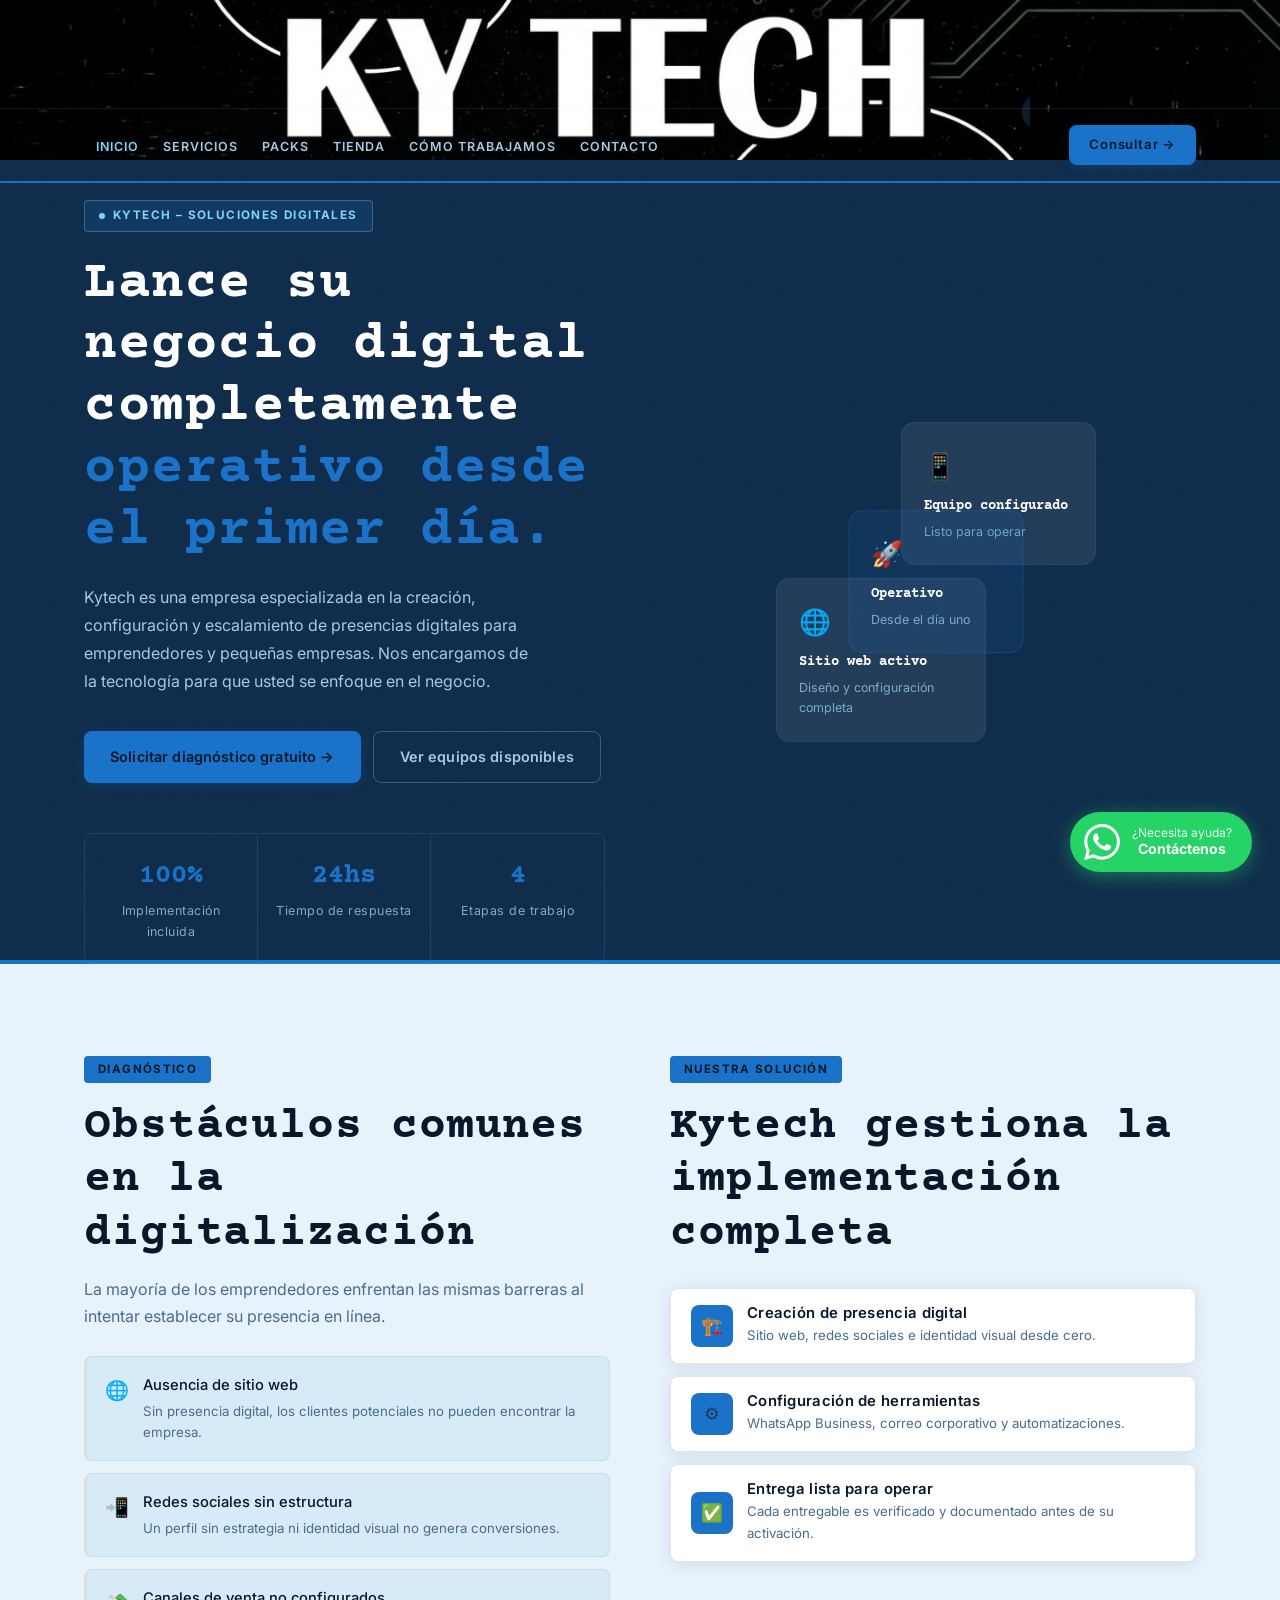
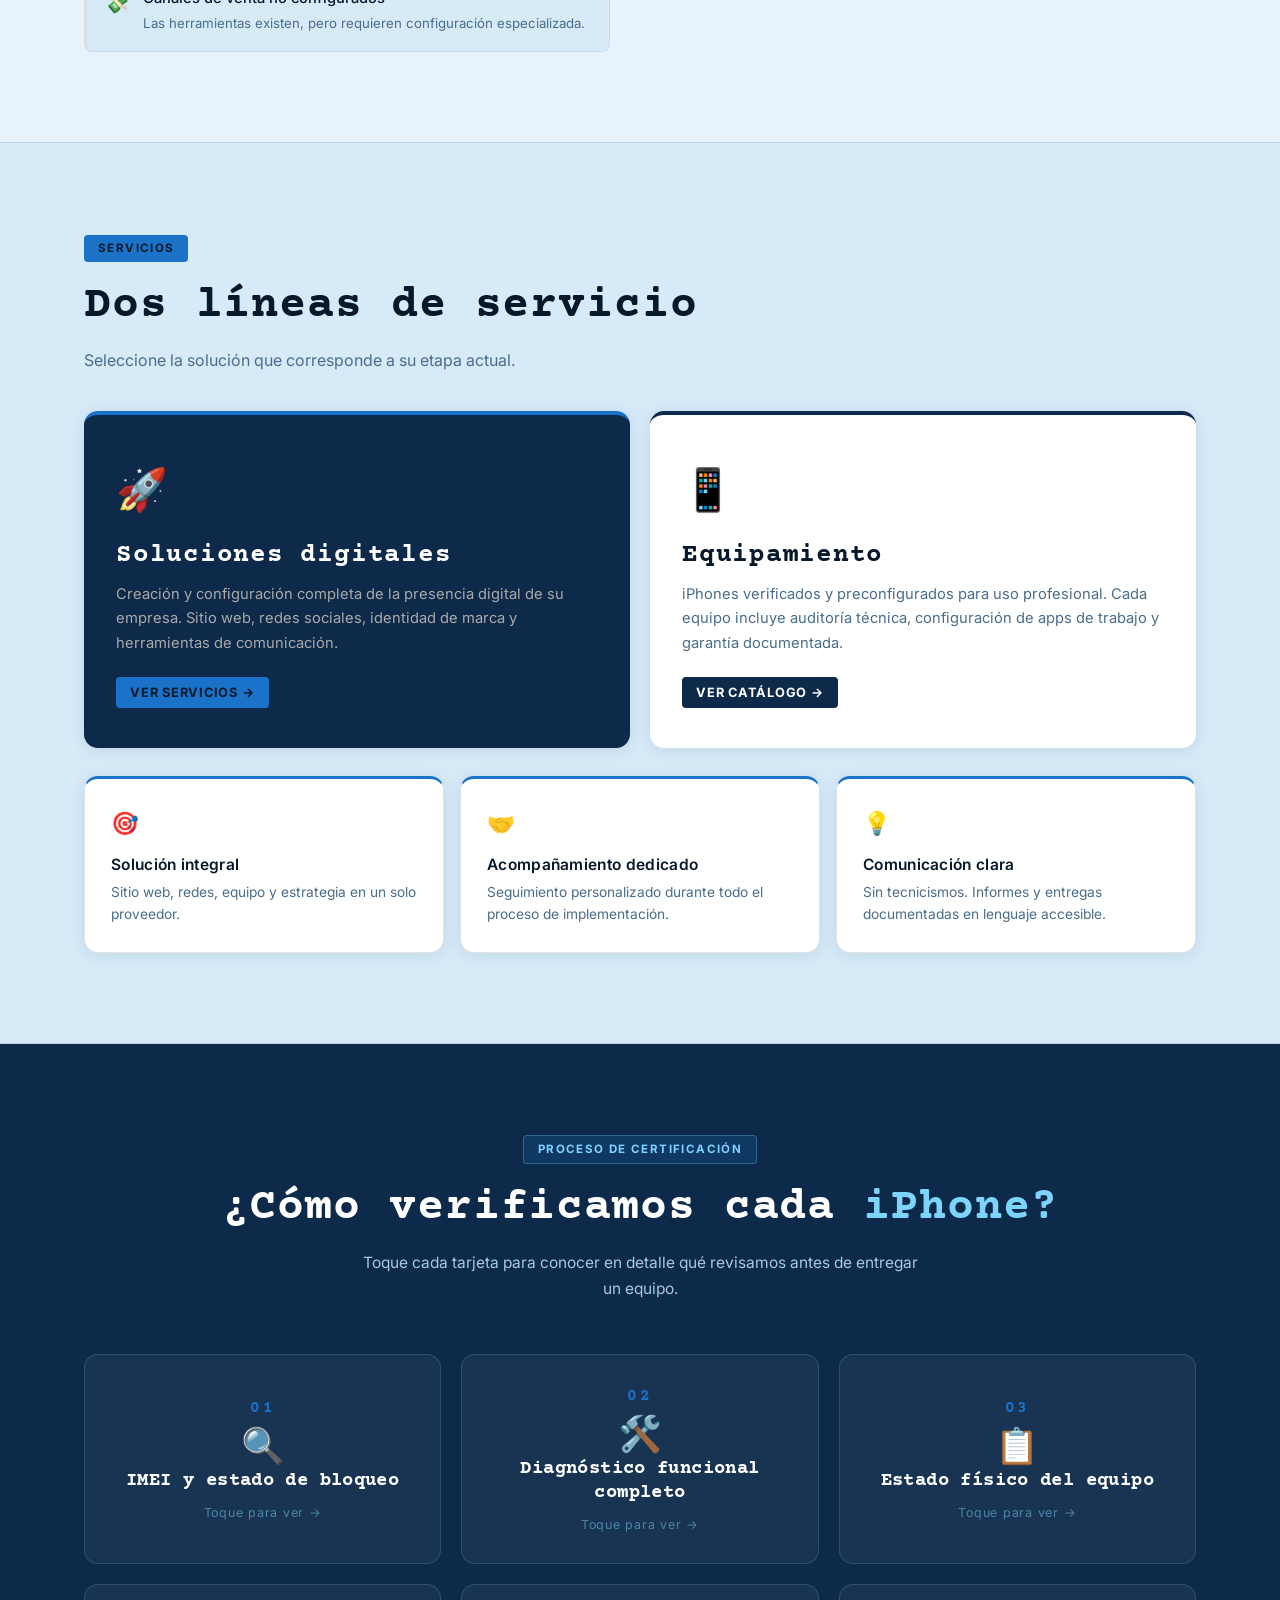
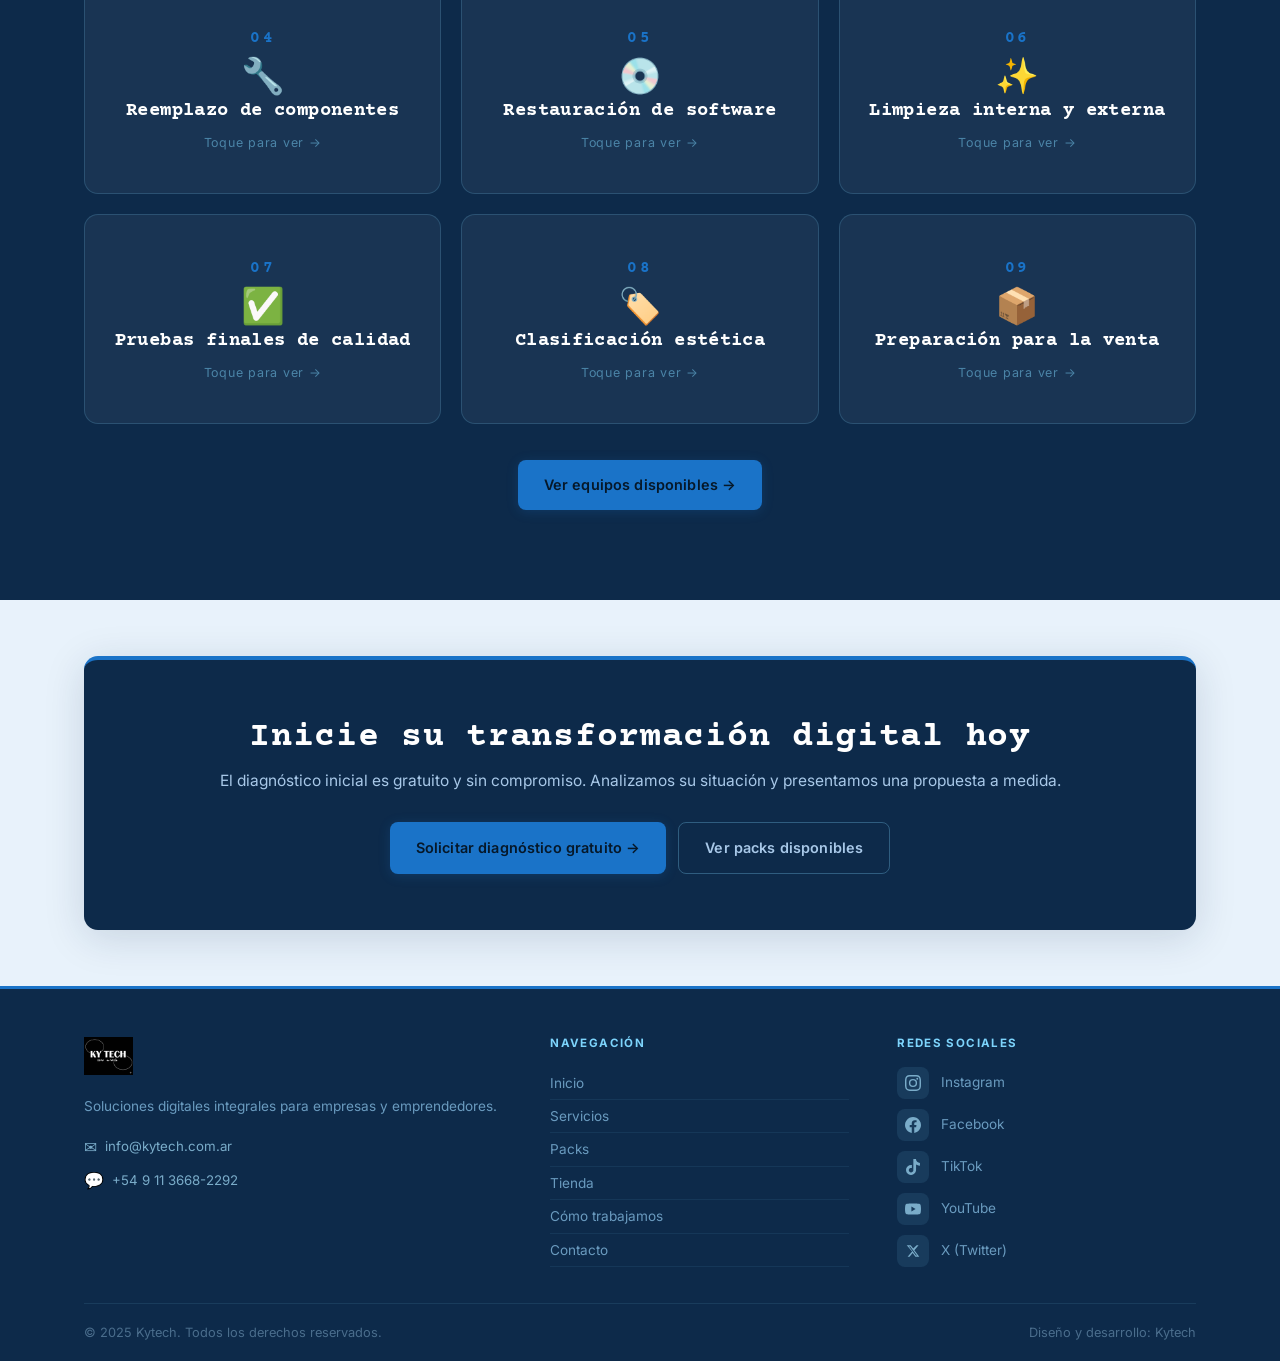
<file: index.html>
<!DOCTYPE html>
<html lang="es">
<head>
  <meta charset="UTF-8" />
  <meta name="viewport" content="width=device-width, initial-scale=1.0" />
  <title>Kytech – Soluciones Digitales para Empresas</title>
  <link rel="preconnect" href="https://fonts.googleapis.com" />
  <link rel="preconnect" href="https://fonts.gstatic.com" crossorigin />
  <link href="https://fonts.googleapis.com/css2?family=Courier+Prime:ital,wght@0,400;0,700;1,400&family=Inter:wght@300;400;500;600;700&display=swap" rel="stylesheet" />
  <link rel="stylesheet" href="style.css" />
  <style>
    /* ── HERO ── */
    #hero {
      min-height: 100vh;
      display: flex; align-items: center;
      padding-top: 200px;
      background: var(--bg-dark);
      position: relative; overflow: hidden;
    }
    .hero-noise {
      position: absolute; inset: 0; opacity: .04;
      background-image: url("data:image/svg+xml,%3Csvg viewBox='0 0 200 200' xmlns='http://www.w3.org/2000/svg'%3E%3Cfilter id='n'%3E%3CfeTurbulence type='fractalNoise' baseFrequency='.9' numOctaves='4'/%3E%3C/filter%3E%3Crect width='100%25' height='100%25' filter='url(%23n)'/%3E%3C/svg%3E");
      background-size: 200px;
    }
    .hero-accent-line {
      position: absolute; bottom: 0; left: 0; right: 0; height: 4px;
      background: var(--accent);
    }
    .hero-aurebesh {
      position: absolute;
      right: 32px; bottom: 24px;
      opacity: .06;
      pointer-events: none;
    }
    .hero-aurebesh img {
      height: 44px; width: auto;
      filter: invert(1);
    }
    .hero-inner {
      position: relative; z-index: 1;
      display: grid; grid-template-columns: 1fr 1fr; gap: 70px; align-items: center;
    }
    .hero-label {
      display: inline-flex; align-items: center; gap: 8px;
      background: rgba(26,115,200,.18); border: 1px solid rgba(125,212,252,.3);
      border-radius: 4px; padding: 5px 14px;
      font-size: .73rem; font-weight: 700; letter-spacing: .12em;
      color: #7dd4fc; text-transform: uppercase; margin-bottom: 22px;
    }
    .hero-label::before {
      content: ''; display: block;
      width: 6px; height: 6px; border-radius: 50%;
      background: #7dd4fc;
      animation: pulse 2s infinite;
    }
    @keyframes pulse { 0%,100%{opacity:1;transform:scale(1)} 50%{opacity:.3;transform:scale(1.4)} }
    .hero-title {
      font-size: clamp(2.4rem, 4.2vw, 3.6rem);
      font-weight: 700;
      color: var(--white);
      line-height: 1.15; margin-bottom: 20px;
      letter-spacing: .03em;
    }
    .hero-title em {
      font-style: normal;
      color: var(--accent);
    }
    .hero-sub {
      color: #a8c8e8; font-size: 1rem;
      line-height: 1.75; margin-bottom: 36px; max-width: 460px;
    }
    .hero-btns { display: flex; gap: 12px; flex-wrap: wrap; }
    .hero-stats {
      display: grid; grid-template-columns: repeat(3, 1fr);
      margin-top: 50px;
      border: 1px solid rgba(125,212,252,.12);
      border-radius: var(--radius); overflow: hidden;
    }
    .hero-stat {
      padding: 20px 16px; text-align: center;
      border-right: 1px solid rgba(125,212,252,.12);
    }
    .hero-stat:last-child { border-right: none; }
    .hero-stat-n { font-family: var(--font-head); font-size: 1.7rem; font-weight: 700; color: var(--accent); }
    .hero-stat-l { font-size: .78rem; color: #7aacc9; margin-top: 3px; letter-spacing: .04em; }

    .hero-visual { display: flex; align-items: center; justify-content: center; }
    .hero-card-stack { position: relative; width: 320px; height: 320px; }
    .h-card {
      position: absolute;
      background: rgba(255,255,255,.08);
      border: 1px solid rgba(26,115,200,.25);
      border-radius: var(--radius-lg); padding: 22px;
    }
    .h-card:nth-child(1) { width: 210px; bottom: 0; left: 0; animation: float1 6s ease-in-out infinite; }
    .h-card:nth-child(2) { width: 195px; top: 0; right: 0; animation: float2 7s ease-in-out infinite; }
    .h-card:nth-child(3) {
      width: 175px; top: 50%; left: 50%; transform: translate(-50%,-50%);
      background: rgba(26,115,200,.12); border-color: rgba(26,115,200,.3);
    }
    @keyframes float1 { 0%,100%{transform:translateY(0)} 50%{transform:translateY(-10px)} }
    @keyframes float2 { 0%,100%{transform:translateY(0)} 50%{transform:translateY(9px)} }
    .h-card-icon { font-size: 1.6rem; margin-bottom: 8px; }
    .h-card-title { font-family: var(--font-head); font-weight: 700; font-size: .9rem; color: var(--white); margin-bottom: 3px; }
    .h-card-text { color: #7aacc9; font-size: .78rem; }

    /* ── PROBLEMA / SOLUCIÓN ── */
    .two-col { display: grid; grid-template-columns: 1fr 1fr; gap: 60px; align-items: start; }
    .prob-items { display: flex; flex-direction: column; gap: 12px; margin-top: 26px; }
    .prob-item {
      display: flex; align-items: flex-start; gap: 14px;
      background: var(--surface2);
      border: 1px solid var(--border-light);
      border-left: 3px solid #ddd;
      border-radius: var(--radius); padding: 16px 18px;
      transition: border-left-color .25s;
    }
    .prob-item:hover { border-left-color: var(--accent); }
    .prob-icon { font-size: 1.2rem; flex-shrink: 0; margin-top: 2px; }
    .prob-text { font-size: .92rem; font-weight: 500; color: var(--dark); }
    .prob-text small { display: block; color: var(--muted); font-size: .83rem; font-weight: 400; margin-top: 3px; }
    .sol-list { list-style: none; display: flex; flex-direction: column; gap: 12px; margin-top: 26px; }
    .sol-list li {
      display: flex; align-items: center; gap: 14px;
      background: var(--surface);
      border: 1px solid var(--border);
      border-radius: var(--radius); padding: 16px 20px;
      box-shadow: var(--shadow);
    }
    .sol-icon {
      width: 42px; height: 42px; border-radius: var(--radius);
      background: var(--accent);
      display: flex; align-items: center; justify-content: center;
      font-size: 1.1rem; flex-shrink: 0;
    }
    .sol-list h4 { font-size: .93rem; font-weight: 600; color: var(--dark); margin-bottom: 2px; font-family: var(--font-body); }
    .sol-list p { font-size: .83rem; color: var(--muted); }

    /* ── DOS CAMINOS ── */
    .caminos-grid { display: grid; grid-template-columns: 1fr 1fr; gap: 20px; margin-top: 36px; }
    .camino-card {
      border-radius: var(--radius-lg); padding: 40px 32px;
      text-decoration: none; display: block; color: var(--dark);
      position: relative; overflow: hidden;
      transition: transform .25s, box-shadow .25s;
      box-shadow: var(--shadow);
    }
    .camino-card:hover { transform: translateY(-5px); box-shadow: var(--shadow-lg); }
    .camino-card.c-dark { background: var(--bg-dark); color: var(--white); border-top: 4px solid var(--accent); }
    .camino-card.c-light { background: var(--surface); border-top: 4px solid var(--bg-dark); }
    .camino-card .big-icon { font-size: 2.6rem; margin-bottom: 18px; }
    .camino-card h3 { font-size: 1.6rem; font-weight: 700; margin-bottom: 10px; letter-spacing: .03em; }
    .c-dark h3 { color: var(--white); }
    .c-light h3 { color: var(--dark); }
    .camino-card p { font-size: .92rem; line-height: 1.65; margin-bottom: 22px; }
    .c-dark p { color: #aaa; }
    .c-light p { color: var(--muted); }
    .camino-chip {
      display: inline-block; padding: 5px 14px; border-radius: 4px;
      font-size: .8rem; font-weight: 700; letter-spacing: .06em; text-transform: uppercase;
    }
    .c-dark .camino-chip { background: var(--accent); color: var(--dark); }
    .c-light .camino-chip { background: var(--bg-dark); color: var(--white); }

    /* ── BENEFICIOS ── */
    .benefits-grid { display: grid; grid-template-columns: repeat(3,1fr); gap: 16px; margin-top: 28px; }
    .benefit-card {
      background: var(--surface); border: 1px solid var(--border);
      border-radius: var(--radius-lg); padding: 26px;
      border-top: 3px solid var(--accent);
      box-shadow: var(--shadow);
      transition: transform .22s, box-shadow .22s;
    }
    .benefit-card:hover { transform: translateY(-3px); box-shadow: var(--shadow-lg); }
    .benefit-icon { font-size: 1.4rem; margin-bottom: 14px; }
    .benefit-card h3 { font-size: .97rem; font-weight: 600; margin-bottom: 6px; color: var(--dark); font-family: var(--font-body); }
    .benefit-card p { color: var(--muted); font-size: .86rem; }

    @media (max-width: 900px) {
      .hero-inner, .two-col, .caminos-grid { grid-template-columns: 1fr; }
      .hero-visual { display: none; }
      .benefits-grid { grid-template-columns: 1fr 1fr; }
    }
    @media (max-width: 580px) { .benefits-grid { grid-template-columns: 1fr; } }

    /* ── FLIP CARDS ── */
    .flip-grid {
      display: grid;
      grid-template-columns: repeat(3, 1fr);
      gap: 20px;
    }
    .flip-card {
      height: 210px;
      cursor: pointer;
      perspective: 1000px;
    }
    .flip-inner {
      position: relative;
      width: 100%; height: 100%;
      transition: transform .6s cubic-bezier(.4,0,.2,1);
      transform-style: preserve-3d;
    }
    .flip-card.flipped .flip-inner {
      transform: rotateY(180deg);
    }
    .flip-front,
    .flip-back {
      position: absolute; inset: 0;
      border-radius: var(--radius-lg);
      padding: 20px 18px;
      backface-visibility: hidden;
      -webkit-backface-visibility: hidden;
      display: flex; flex-direction: column;
      justify-content: center; align-items: center;
      text-align: center;
      gap: 6px;
    }
    .flip-front {
      background: rgba(255,255,255,.05);
      border: 1px solid rgba(125,212,252,.18);
    }
    .flip-front:hover {
      border-color: rgba(26,115,200,.5);
      background: rgba(26,115,200,.1);
    }
    .flip-back {
      background: var(--accent);
      border: 1px solid var(--accent-dark);
      transform: rotateY(180deg);
    }
    .flip-num {
      font-family: var(--font-head);
      font-size: 1rem; font-weight: 700;
      letter-spacing: .16em;
      display: block;
    }
    .flip-front .flip-num { color: var(--accent); }
    .flip-back .flip-num  { color: rgba(255,255,255,.6); }
    .flip-icon {
      font-size: 2.2rem;
      display: block; line-height: 1;
    }
    .flip-front h3 {
      font-family: var(--font-head);
      font-size: 1.2rem; font-weight: 700;
      color: var(--white);
      letter-spacing: .02em;
      margin: 0;
      line-height: 1.25;
    }
    .flip-back p {
      font-size: 1.05rem; line-height: 1.6;
      color: var(--dark);
      font-weight: 600;
      margin: 0;
    }
    .flip-back strong { color: var(--dark); font-weight: 700; }
    .flip-hint {
      font-size: .78rem; letter-spacing: .06em;
      margin-top: 4px; display: block;
    }
    .flip-front .flip-hint { color: rgba(125,212,252,.5); }
    .flip-back  .flip-hint { color: rgba(6,24,41,.5); }

    @media (max-width: 860px) { .flip-grid { grid-template-columns: repeat(2,1fr); } .flip-card { height: 210px; } }
    @media (max-width: 520px) { .flip-grid { grid-template-columns: 1fr 1fr; } .flip-card { height: 210px; } }
  </style>
</head>
<body>

<!-- LOGO BANNER -->
<div class="logo-banner">
  <a href="index.html"><img src="Baner.png" alt="Kytech Banner"></a>
</div>

<!-- NAV -->
<nav>
  <div class="container">
    <div class="nav-inner">
      <ul class="nav-links">
        <li><a href="index.html" class="active">Inicio</a></li>
        <li><a href="servicios.html">Servicios</a></li>
        <li><a href="packs.html">Packs</a></li>
        <li><a href="tienda.html">Tienda</a></li>
        <li><a href="como.html">Cómo trabajamos</a></li>
        <li><a href="contacto.html">Contacto</a></li>
      </ul>
      <div class="nav-cta">
        <a href="contacto.html" class="btn btn-primary" style="padding:9px 20px;font-size:.82rem;letter-spacing:.06em;">Consultar →</a>
        <button class="hamburger" id="hamburger"><span></span><span></span><span></span></button>
      </div>
    </div>
  </div>
</nav>
<div class="mobile-menu" id="mobile-menu">
    <a href="index.html" class="logo-img" style="margin-bottom:8px;"><img src="Logo_KyTech.jpg" alt="Kytech" style="height:32px;filter:brightness(0) invert(1);"></a>
  <a href="index.html">Inicio</a>
  <a href="servicios.html">Servicios</a>
  <a href="packs.html">Packs</a>
  <a href="tienda.html">Tienda</a>
  <a href="como.html">Cómo trabajamos</a>
  <a href="contacto.html">Contacto</a>
  <a href="contacto.html" class="btn btn-primary">Iniciar consulta →</a>
</div>

<!-- HERO -->
<section id="hero">
  <div class="hero-noise"></div>
  <div class="hero-accent-line"></div>
  <div class="container">
    <div class="hero-inner">
      <div>
        <div class="hero-label">Kytech – Soluciones Digitales</div>
        <h1 class="hero-title">
          Lance su negocio digital completamente<br>
          <em>operativo desde el primer día.</em>
        </h1>
        <p class="hero-sub">
          Kytech es una empresa especializada en la creación, configuración y escalamiento de presencias digitales para emprendedores y pequeñas empresas. Nos encargamos de la tecnología para que usted se enfoque en el negocio.
        </p>
        <div class="hero-btns">
          <a href="contacto.html" class="btn btn-primary">Solicitar diagnóstico gratuito →</a>
          <a href="tienda.html" class="btn btn-outline" style="color:#a8c8e8;border-color:rgba(125,212,252,.3);">Ver equipos disponibles</a>
        </div>
        <div class="hero-stats">
          <div class="hero-stat"><div class="hero-stat-n">100%</div><div class="hero-stat-l">Implementación incluida</div></div>
          <div class="hero-stat"><div class="hero-stat-n">24hs</div><div class="hero-stat-l">Tiempo de respuesta</div></div>
          <div class="hero-stat"><div class="hero-stat-n">4</div><div class="hero-stat-l">Etapas de trabajo</div></div>
        </div>
      </div>
      <div class="hero-visual">
        <div class="hero-card-stack">
          <div class="h-card"><div class="h-card-icon">🌐</div><div class="h-card-title">Sitio web activo</div><div class="h-card-text">Diseño y configuración completa</div></div>
          <div class="h-card"><div class="h-card-icon">📱</div><div class="h-card-title">Equipo configurado</div><div class="h-card-text">Listo para operar</div></div>
          <div class="h-card"><div class="h-card-icon">🚀</div><div class="h-card-title">Operativo</div><div class="h-card-text">Desde el día uno</div></div>
        </div>
      </div>
    </div>
  </div>
</section>

<!-- PROBLEMA / SOLUCIÓN -->
<section class="section">
  <div class="container">
    <div class="two-col">
      <div class="fade-in">
        <div class="tag">Diagnóstico</div>
        <h2 class="section-title">Obstáculos comunes en la digitalización</h2>
        <p class="section-sub">La mayoría de los emprendedores enfrentan las mismas barreras al intentar establecer su presencia en línea.</p>
        <div class="prob-items">
          <div class="prob-item"><div class="prob-icon">🌐</div><div class="prob-text">Ausencia de sitio web<small>Sin presencia digital, los clientes potenciales no pueden encontrar la empresa.</small></div></div>
          <div class="prob-item"><div class="prob-icon">📲</div><div class="prob-text">Redes sociales sin estructura<small>Un perfil sin estrategia ni identidad visual no genera conversiones.</small></div></div>
          <div class="prob-item"><div class="prob-icon">💸</div><div class="prob-text">Canales de venta no configurados<small>Las herramientas existen, pero requieren configuración especializada.</small></div></div>
        </div>
      </div>
      <div class="fade-in">
        <div class="tag">Nuestra solución</div>
        <h2 class="section-title">Kytech gestiona la implementación completa</h2>
        <ul class="sol-list">
          <li><div class="sol-icon">🏗️</div><div><h4>Creación de presencia digital</h4><p>Sitio web, redes sociales e identidad visual desde cero.</p></div></li>
          <li><div class="sol-icon">⚙️</div><div><h4>Configuración de herramientas</h4><p>WhatsApp Business, correo corporativo y automatizaciones.</p></div></li>
          <li><div class="sol-icon">✅</div><div><h4>Entrega lista para operar</h4><p>Cada entregable es verificado y documentado antes de su activación.</p></div></li>
        </ul>
      </div>
    </div>
  </div>
</section>

<!-- DOS CAMINOS -->
<section class="section" style="background:var(--surface2);border-top:1px solid var(--border);border-bottom:1px solid var(--border);">
  <div class="container">
    <div class="tag">Servicios</div>
    <h2 class="section-title">Dos líneas de servicio</h2>
    <p class="section-sub">Seleccione la solución que corresponde a su etapa actual.</p>
    <div class="caminos-grid fade-in">
      <a href="servicios.html" class="camino-card c-dark">
        <div class="big-icon">🚀</div>
        <h3>Soluciones digitales</h3>
        <p>Creación y configuración completa de la presencia digital de su empresa. Sitio web, redes sociales, identidad de marca y herramientas de comunicación.</p>
        <span class="camino-chip">Ver servicios →</span>
      </a>
      <a href="tienda.html" class="camino-card c-light">
        <div class="big-icon">📱</div>
        <h3>Equipamiento</h3>
        <p>iPhones verificados y preconfigurados para uso profesional. Cada equipo incluye auditoría técnica, configuración de apps de trabajo y garantía documentada.</p>
        <span class="camino-chip">Ver catálogo →</span>
      </a>
    </div>
    <div class="benefits-grid fade-in">
      <div class="benefit-card"><div class="benefit-icon">🎯</div><h3>Solución integral</h3><p>Sitio web, redes, equipo y estrategia en un solo proveedor.</p></div>
      <div class="benefit-card"><div class="benefit-icon">🤝</div><h3>Acompañamiento dedicado</h3><p>Seguimiento personalizado durante todo el proceso de implementación.</p></div>
      <div class="benefit-card"><div class="benefit-icon">💡</div><h3>Comunicación clara</h3><p>Sin tecnicismos. Informes y entregas documentadas en lenguaje accesible.</p></div>
    </div>
  </div>
</section>

<!-- FLIP CARDS: PROCESO DE REVISIÓN DE IPHONES -->
<section class="section" style="background:var(--bg-dark);">
  <div class="container">
    <div style="text-align:center;margin-bottom:52px;" class="fade-in">
      <div class="tag" style="background:rgba(26,115,200,.2);color:#7dd4fc;border:1px solid rgba(125,212,252,.3);">Proceso de certificación</div>
      <h2 class="section-title" style="color:var(--white);">¿Cómo verificamos cada <em style="color:#7dd4fc;font-style:normal;">iPhone?</em></h2>
      <p style="color:#a8c8e8;max-width:560px;margin:0 auto;font-size:.97rem;line-height:1.7;">Toque cada tarjeta para conocer en detalle qué revisamos antes de entregar un equipo.</p>
    </div>
    <div class="flip-grid fade-in">

      <div class="flip-card" onclick="this.classList.toggle('flipped')">
        <div class="flip-inner">
          <div class="flip-front">
            <span class="flip-num">01</span>
            <span class="flip-icon">🔍</span>
            <h3>IMEI y estado de bloqueo</h3>
            <span class="flip-hint">Toque para ver →</span>
          </div>
          <div class="flip-back">
            <span class="flip-num">01</span>
            <p>Verificamos que el equipo no esté reportado como robado y que no tenga bloqueo de iCloud (Activation Lock).</p>
            <span class="flip-hint">Toque para volver →</span>
          </div>
        </div>
      </div>

      <div class="flip-card" onclick="this.classList.toggle('flipped')">
        <div class="flip-inner">
          <div class="flip-front">
            <span class="flip-num">02</span>
            <span class="flip-icon">🛠️</span>
            <h3>Diagnóstico funcional completo</h3>
            <span class="flip-hint">Toque para ver →</span>
          </div>
          <div class="flip-back">
            <span class="flip-num">02</span>
            <p>Probamos pantalla (touch y píxeles), batería, cámaras, micrófono, parlantes, sensores, Face ID / Touch ID, WiFi, Bluetooth y señal celular.</p>
            <span class="flip-hint">Toque para volver →</span>
          </div>
        </div>
      </div>

      <div class="flip-card" onclick="this.classList.toggle('flipped')">
        <div class="flip-inner">
          <div class="flip-front">
            <span class="flip-num">03</span>
            <span class="flip-icon">📋</span>
            <h3>Estado físico del equipo</h3>
            <span class="flip-hint">Toque para ver →</span>
          </div>
          <div class="flip-back">
            <span class="flip-num">03</span>
            <p>Inspeccionamos carcasa, pantalla (rayones o golpes), botones, puerto Lightning y posibles daños por contacto con líquidos.</p>
            <span class="flip-hint">Toque para volver →</span>
          </div>
        </div>
      </div>

      <div class="flip-card" onclick="this.classList.toggle('flipped')">
        <div class="flip-inner">
          <div class="flip-front">
            <span class="flip-num">04</span>
            <span class="flip-icon">🔧</span>
            <h3>Reemplazo de componentes</h3>
            <span class="flip-hint">Toque para ver →</span>
          </div>
          <div class="flip-back">
            <span class="flip-num">04</span>
            <p>Sustituimos batería, pantalla u otros módulos que no cumplan con nuestros estándares de calidad.</p>
            <span class="flip-hint">Toque para volver →</span>
          </div>
        </div>
      </div>

      <div class="flip-card" onclick="this.classList.toggle('flipped')">
        <div class="flip-inner">
          <div class="flip-front">
            <span class="flip-num">05</span>
            <span class="flip-icon">💿</span>
            <h3>Restauración de software</h3>
            <span class="flip-hint">Toque para ver →</span>
          </div>
          <div class="flip-back">
            <span class="flip-num">05</span>
            <p>Formateamos el equipo e instalamos iOS limpio utilizando herramientas oficiales. Sin datos previos ni aplicaciones de terceros.</p>
            <span class="flip-hint">Toque para volver →</span>
          </div>
        </div>
      </div>

      <div class="flip-card" onclick="this.classList.toggle('flipped')">
        <div class="flip-inner">
          <div class="flip-front">
            <span class="flip-num">06</span>
            <span class="flip-icon">✨</span>
            <h3>Limpieza interna y externa</h3>
            <span class="flip-hint">Toque para ver →</span>
          </div>
          <div class="flip-back">
            <span class="flip-num">06</span>
            <p>Eliminamos polvo, suciedad y residuos para asegurar correcto funcionamiento y buena presentación del equipo.</p>
            <span class="flip-hint">Toque para volver →</span>
          </div>
        </div>
      </div>

      <div class="flip-card" onclick="this.classList.toggle('flipped')">
        <div class="flip-inner">
          <div class="flip-front">
            <span class="flip-num">07</span>
            <span class="flip-icon">✅</span>
            <h3>Pruebas finales de calidad</h3>
            <span class="flip-hint">Toque para ver →</span>
          </div>
          <div class="flip-back">
            <span class="flip-num">07</span>
            <p>Volvemos a testear todas las funciones para garantizar que el equipo esté en óptimas condiciones antes de la entrega.</p>
            <span class="flip-hint">Toque para volver →</span>
          </div>
        </div>
      </div>

      <div class="flip-card" onclick="this.classList.toggle('flipped')">
        <div class="flip-inner">
          <div class="flip-front">
            <span class="flip-num">08</span>
            <span class="flip-icon">🏷️</span>
            <h3>Clasificación estética</h3>
            <span class="flip-hint">Toque para ver →</span>
          </div>
          <div class="flip-back">
            <span class="flip-num">08</span>
            <p>Asignamos una categoría <strong>A, B o C</strong> según el nivel de desgaste visual, con criterios documentados y transparentes.</p>
            <span class="flip-hint">Toque para volver →</span>
          </div>
        </div>
      </div>

      <div class="flip-card" onclick="this.classList.toggle('flipped')">
        <div class="flip-inner">
          <div class="flip-front">
            <span class="flip-num">09</span>
            <span class="flip-icon">📦</span>
            <h3>Preparación para la venta</h3>
            <span class="flip-hint">Toque para ver →</span>
          </div>
          <div class="flip-back">
            <span class="flip-num">09</span>
            <p>Lo embalamos, incluimos accesorios y definimos la garantía correspondiente (entre 3 y 12 meses según modelo y condición).</p>
            <span class="flip-hint">Toque para volver →</span>
          </div>
        </div>
      </div>

    </div>
    <div style="text-align:center;margin-top:36px;">
      <a href="tienda.html" class="btn btn-primary">Ver equipos disponibles →</a>
    </div>
  </div>
</section>

<!-- CTA -->
<section class="section-sm">
  <div class="container">
    <div class="cta-banner fade-in">
      <h2>Inicie su transformación digital hoy</h2>
      <p>El diagnóstico inicial es gratuito y sin compromiso. Analizamos su situación y presentamos una propuesta a medida.</p>
      <div class="cta-btns">
        <a href="contacto.html" class="btn btn-primary">Solicitar diagnóstico gratuito →</a>
        <a href="packs.html" class="btn btn-outline" style="color:#a8c8e8;border-color:rgba(125,212,252,.3);">Ver packs disponibles</a>
      </div>
    </div>
  </div>
</section>

<!-- FOOTER -->
<footer>
  <div class="container">
    <div class="footer-top">
      <div class="footer-brand">
        <a href="index.html" class="footer-logo-img"><img src="Logo_KyTech.jpg" alt="Kytech"></a>
        <p>Soluciones digitales integrales para empresas y emprendedores.</p>
        <div class="footer-contact">
          <a href="mailto:info@kytech.com.ar"><span>✉️</span> info@kytech.com.ar</a>
          <a href="https://wa.me/5491136682292"><span>💬</span> +54 9 11 3668-2292</a>
        </div>
      </div>
      <div class="footer-nav">
        <h4>Navegación</h4>
        <a href="index.html">Inicio</a>
        <a href="servicios.html">Servicios</a>
        <a href="packs.html">Packs</a>
        <a href="tienda.html">Tienda</a>
        <a href="como.html">Cómo trabajamos</a>
        <a href="contacto.html">Contacto</a>
      </div>
      <div class="footer-social">
        <h4>Redes sociales</h4>
        <div class="social-icons">
          <a href="https://www.instagram.com/kyberkytech/" target="_blank" class="social-link">
            <div class="social-icon"><svg width="16" height="16" viewBox="0 0 24 24" xmlns="http://www.w3.org/2000/svg"><path d="M12 2.163c3.204 0 3.584.012 4.85.07 3.252.148 4.771 1.691 4.919 4.919.058 1.265.069 1.645.069 4.849 0 3.205-.012 3.584-.069 4.849-.149 3.225-1.664 4.771-4.919 4.919-1.266.058-1.644.07-4.85.07-3.204 0-3.584-.012-4.849-.07-3.26-.149-4.771-1.699-4.919-4.92-.058-1.265-.07-1.644-.07-4.849 0-3.204.013-3.583.07-4.849.149-3.227 1.664-4.771 4.919-4.919 1.266-.057 1.645-.069 4.849-.069zM12 0C8.741 0 8.333.014 7.053.072 2.695.272.273 2.69.073 7.052.014 8.333 0 8.741 0 12c0 3.259.014 3.668.072 4.948.2 4.358 2.618 6.78 6.98 6.98C8.333 23.986 8.741 24 12 24c3.259 0 3.668-.014 4.948-.072 4.354-.2 6.782-2.618 6.979-6.98.059-1.28.073-1.689.073-4.948 0-3.259-.014-3.667-.072-4.947-.196-4.354-2.617-6.78-6.979-6.98C15.668.014 15.259 0 12 0zm0 5.838a6.162 6.162 0 100 12.324 6.162 6.162 0 000-12.324zM12 16a4 4 0 110-8 4 4 0 010 8zm6.406-11.845a1.44 1.44 0 100 2.881 1.44 1.44 0 000-2.881z"/></svg></div>
            Instagram
          </a>
          <a href="https://www.facebook.com/profile.php?id=61588378361395" target="_blank" class="social-link">
            <div class="social-icon"><svg width="16" height="16" viewBox="0 0 24 24" xmlns="http://www.w3.org/2000/svg"><path d="M24 12.073c0-6.627-5.373-12-12-12s-12 5.373-12 12c0 5.99 4.388 10.954 10.125 11.854v-8.385H7.078v-3.47h3.047V9.43c0-3.007 1.792-4.669 4.533-4.669 1.312 0 2.686.235 2.686.235v2.953H15.83c-1.491 0-1.956.925-1.956 1.874v2.25h3.328l-.532 3.47h-2.796v8.385C19.612 23.027 24 18.062 24 12.073z"/></svg></div>
            Facebook
          </a>
          <a href="https://www.tiktok.com/@kytech_ok" target="_blank" class="social-link">
            <div class="social-icon"><svg width="16" height="16" viewBox="0 0 24 24" xmlns="http://www.w3.org/2000/svg"><path d="M12.525.02c1.31-.02 2.61-.01 3.91-.02.08 1.53.63 3.09 1.75 4.17 1.12 1.11 2.7 1.62 4.24 1.79v4.03c-1.44-.05-2.89-.35-4.2-.97-.57-.26-1.1-.59-1.62-.93-.01 2.92.01 5.84-.02 8.75-.08 1.4-.54 2.79-1.35 3.94-1.31 1.92-3.58 3.17-5.91 3.21-1.43.08-2.86-.31-4.08-1.03-2.02-1.19-3.44-3.37-3.65-5.71-.02-.5-.03-1-.01-1.49.18-1.9 1.12-3.72 2.58-4.96 1.66-1.44 3.98-2.13 6.15-1.72.02 1.48-.04 2.96-.04 4.44-.99-.32-2.15-.23-3.02.37-.63.41-1.11 1.04-1.36 1.75-.21.51-.15 1.07-.14 1.61.24 1.64 1.82 3.02 3.5 2.87 1.12-.01 2.19-.66 2.77-1.61.19-.33.4-.67.41-1.06.1-1.79.06-3.57.07-5.36.01-4.03-.01-8.05.02-12.07z"/></svg></div>
            TikTok
          </a>
          <a href="https://www.youtube.com/@KyTech_Ok" target="_blank" class="social-link">
            <div class="social-icon"><svg width="16" height="16" viewBox="0 0 24 24" xmlns="http://www.w3.org/2000/svg"><path d="M23.495 6.205a3.007 3.007 0 00-2.088-2.088c-1.87-.501-9.396-.501-9.396-.501s-7.507-.01-9.396.501A3.007 3.007 0 00.527 6.205a31.247 31.247 0 00-.522 5.805 31.247 31.247 0 00.522 5.783 3.007 3.007 0 002.088 2.088c1.868.502 9.396.502 9.396.502s7.506 0 9.396-.502a3.007 3.007 0 002.088-2.088 31.247 31.247 0 00.5-5.783 31.247 31.247 0 00-.5-5.805zM9.609 15.601V8.408l6.264 3.602z"/></svg></div>
            YouTube
          </a>
          <a href="https://x.com/KyTech_Ok" target="_blank" class="social-link">
            <div class="social-icon"><svg width="14" height="14" viewBox="0 0 24 24" xmlns="http://www.w3.org/2000/svg"><path d="M18.244 2.25h3.308l-7.227 8.26 8.502 11.24H16.17l-4.714-6.231-5.401 6.231H2.743l7.73-8.835L1.254 2.25H8.08l4.253 5.622zm-1.161 17.52h1.833L7.084 4.126H5.117z"/></svg></div>
            X (Twitter)
          </a>
        </div>
      </div>
    </div>
    <div class="footer-bottom">
      <p class="footer-copy">© 2025 Kytech. Todos los derechos reservados.</p>
      <p class="footer-copy">Diseño y desarrollo: Kytech</p>
    </div>
  </div>
</footer>


<script>
  const hamburger = document.getElementById('hamburger');
  const mobileMenu = document.getElementById('mobile-menu');
  hamburger.addEventListener('click', () => mobileMenu.classList.toggle('open'));
  mobileMenu.querySelectorAll('a').forEach(a => a.addEventListener('click', () => mobileMenu.classList.remove('open')));
  const obs = new IntersectionObserver(entries => entries.forEach(e => { if(e.isIntersecting){ e.target.classList.add('visible'); obs.unobserve(e.target); } }), { threshold: 0.1 });
  document.querySelectorAll('.fade-in').forEach(f => obs.observe(f));

  // WhatsApp menu
  function toggleWaMenu(e) {
    e.stopPropagation();
    const menu = document.getElementById('waMenu');
    menu.classList.toggle('open');
  }
  document.addEventListener('click', function(e) {
    const wrapper = document.getElementById('waWrapper');
    if (wrapper && !wrapper.contains(e.target)) {
      document.getElementById('waMenu').classList.remove('open');
    }
  });

</script>
<!-- WhatsApp flotante con menú de opciones -->
<div class="wa-wrapper" id="waWrapper">

  <!-- Menú de opciones -->
  <div class="wa-menu" id="waMenu">
    <div class="wa-menu-header">
      <span>¿En qué podemos ayudarle?</span>
      <button class="wa-close" onclick="toggleWaMenu(event)">✕</button>
    </div>
    <a class="wa-option" href="https://wa.me/5491136682292?text=Hola%2C%20me%20interesa%20iniciar%20mi%20negocio%20digital%20desde%20cero.%20%C2%BFPodr%C3%ADan%20asesorarme%3F" target="_blank">
      <span class="wa-opt-icon">🚀</span>
      <div>
        <strong>Quiero iniciar mi negocio digital</strong>
        <small>Consulta sobre servicios y packs</small>
      </div>
    </a>
    <a class="wa-option" href="https://wa.me/5491136682292?text=Hola%2C%20estoy%20interesado%20en%20adquirir%20un%20iPhone.%20%C2%BFQu%C3%A9%20equipos%20tienen%20disponibles%3F" target="_blank">
      <span class="wa-opt-icon">📱</span>
      <div>
        <strong>Consulta sobre iPhones</strong>
        <small>Stock, precios y especificaciones</small>
      </div>
    </a>
    <a class="wa-option" href="https://wa.me/5491136682292?text=Hola%2C%20quisiera%20obtener%20un%20diagn%C3%B3stico%20digital%20gratuito%20para%20mi%20empresa." target="_blank">
      <span class="wa-opt-icon">🔍</span>
      <div>
        <strong>Solicitar diagnóstico gratuito</strong>
        <small>Evaluación de su presencia digital</small>
      </div>
    </a>
    <a class="wa-option" href="https://wa.me/5491136682292?text=Hola%2C%20ya%20soy%20cliente%20de%20Kytech%20y%20necesito%20soporte%20t%C3%A9cnico." target="_blank">
      <span class="wa-opt-icon">🛠️</span>
      <div>
        <strong>Soporte técnico</strong>
        <small>Asistencia para clientes actuales</small>
      </div>
    </a>
    <a class="wa-option" href="https://wa.me/5491136682292?text=Hola%2C%20tengo%20una%20consulta%20general%20sobre%20los%20servicios%20de%20Kytech." target="_blank">
      <span class="wa-opt-icon">💬</span>
      <div>
        <strong>Consulta general</strong>
        <small>Otra consulta o información</small>
      </div>
    </a>
  </div>

  <!-- Botón flotante -->
  <button class="wa-float" onclick="toggleWaMenu(event)" aria-label="Contactar por WhatsApp">
    <div class="wa-float-icon">
      <svg viewBox="0 0 24 24" xmlns="http://www.w3.org/2000/svg"><path d="M17.472 14.382c-.297-.149-1.758-.867-2.03-.967-.273-.099-.471-.148-.67.15-.197.297-.767.966-.94 1.164-.173.199-.347.223-.644.075-.297-.15-1.255-.463-2.39-1.475-.883-.788-1.48-1.761-1.653-2.059-.173-.297-.018-.458.13-.606.134-.133.298-.347.446-.52.149-.174.198-.298.298-.497.099-.198.05-.371-.025-.52-.075-.149-.669-1.612-.916-2.207-.242-.579-.487-.5-.669-.51-.173-.008-.371-.01-.57-.01-.198 0-.52.074-.792.372-.272.297-1.04 1.016-1.04 2.479 0 1.462 1.065 2.875 1.213 3.074.149.198 2.096 3.2 5.077 4.487.709.306 1.262.489 1.694.625.712.227 1.36.195 1.871.118.571-.085 1.758-.719 2.006-1.413.248-.694.248-1.289.173-1.413-.074-.124-.272-.198-.57-.347m-5.421 7.403h-.004a9.87 9.87 0 01-5.031-1.378l-.361-.214-3.741.982.998-3.648-.235-.374a9.86 9.86 0 01-1.51-5.26c.001-5.45 4.436-9.884 9.888-9.884 2.64 0 5.122 1.03 6.988 2.898a9.825 9.825 0 012.893 6.994c-.003 5.45-4.437 9.884-9.885 9.884m8.413-18.297A11.815 11.815 0 0012.05 0C5.495 0 .16 5.335.157 11.892c0 2.096.547 4.142 1.588 5.945L.057 24l6.305-1.654a11.882 11.882 0 005.683 1.448h.005c6.554 0 11.89-5.335 11.893-11.893a11.821 11.821 0 00-3.48-8.413z"/></svg>
    </div>
    <div class="wa-float-text">
      <span class="wa-top">¿Necesita ayuda?</span>
      <span class="wa-bottom">Contáctenos</span>
    </div>
  </button>

</div>

</body>
</html>
</file>
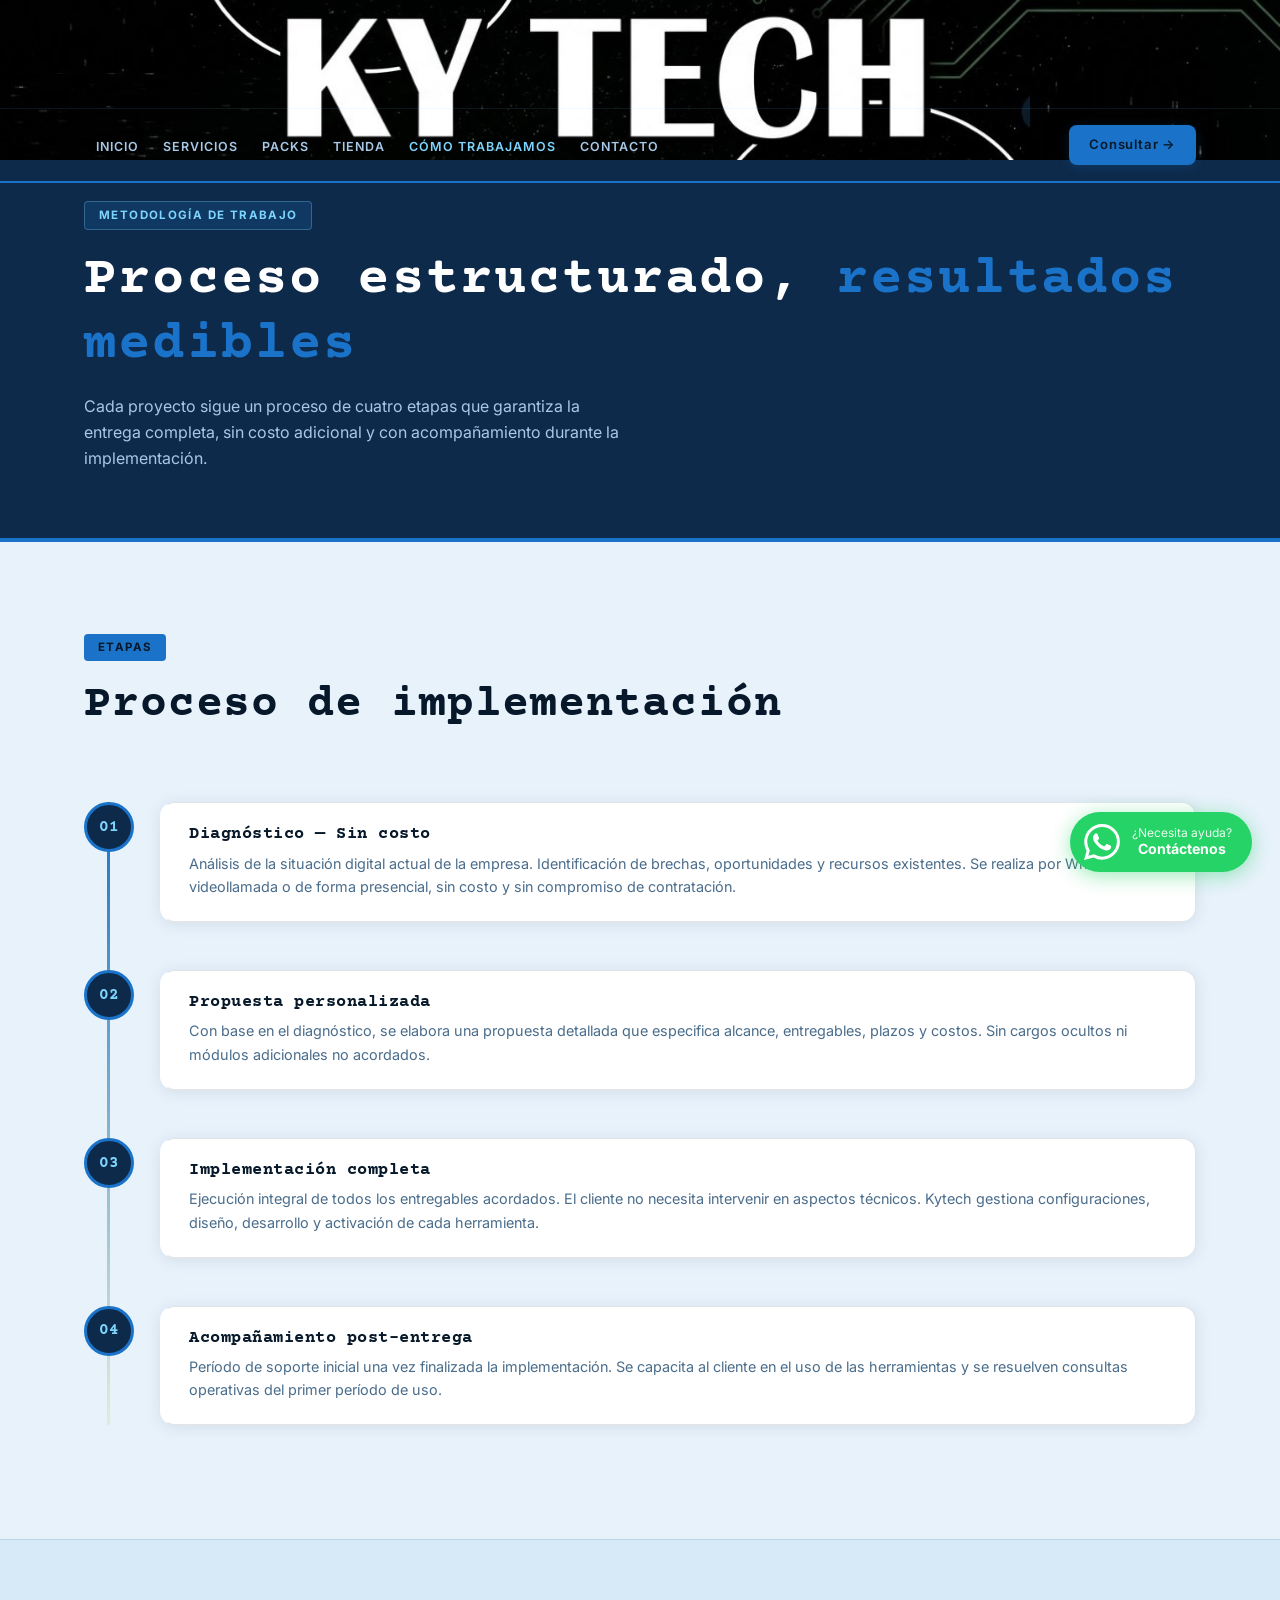
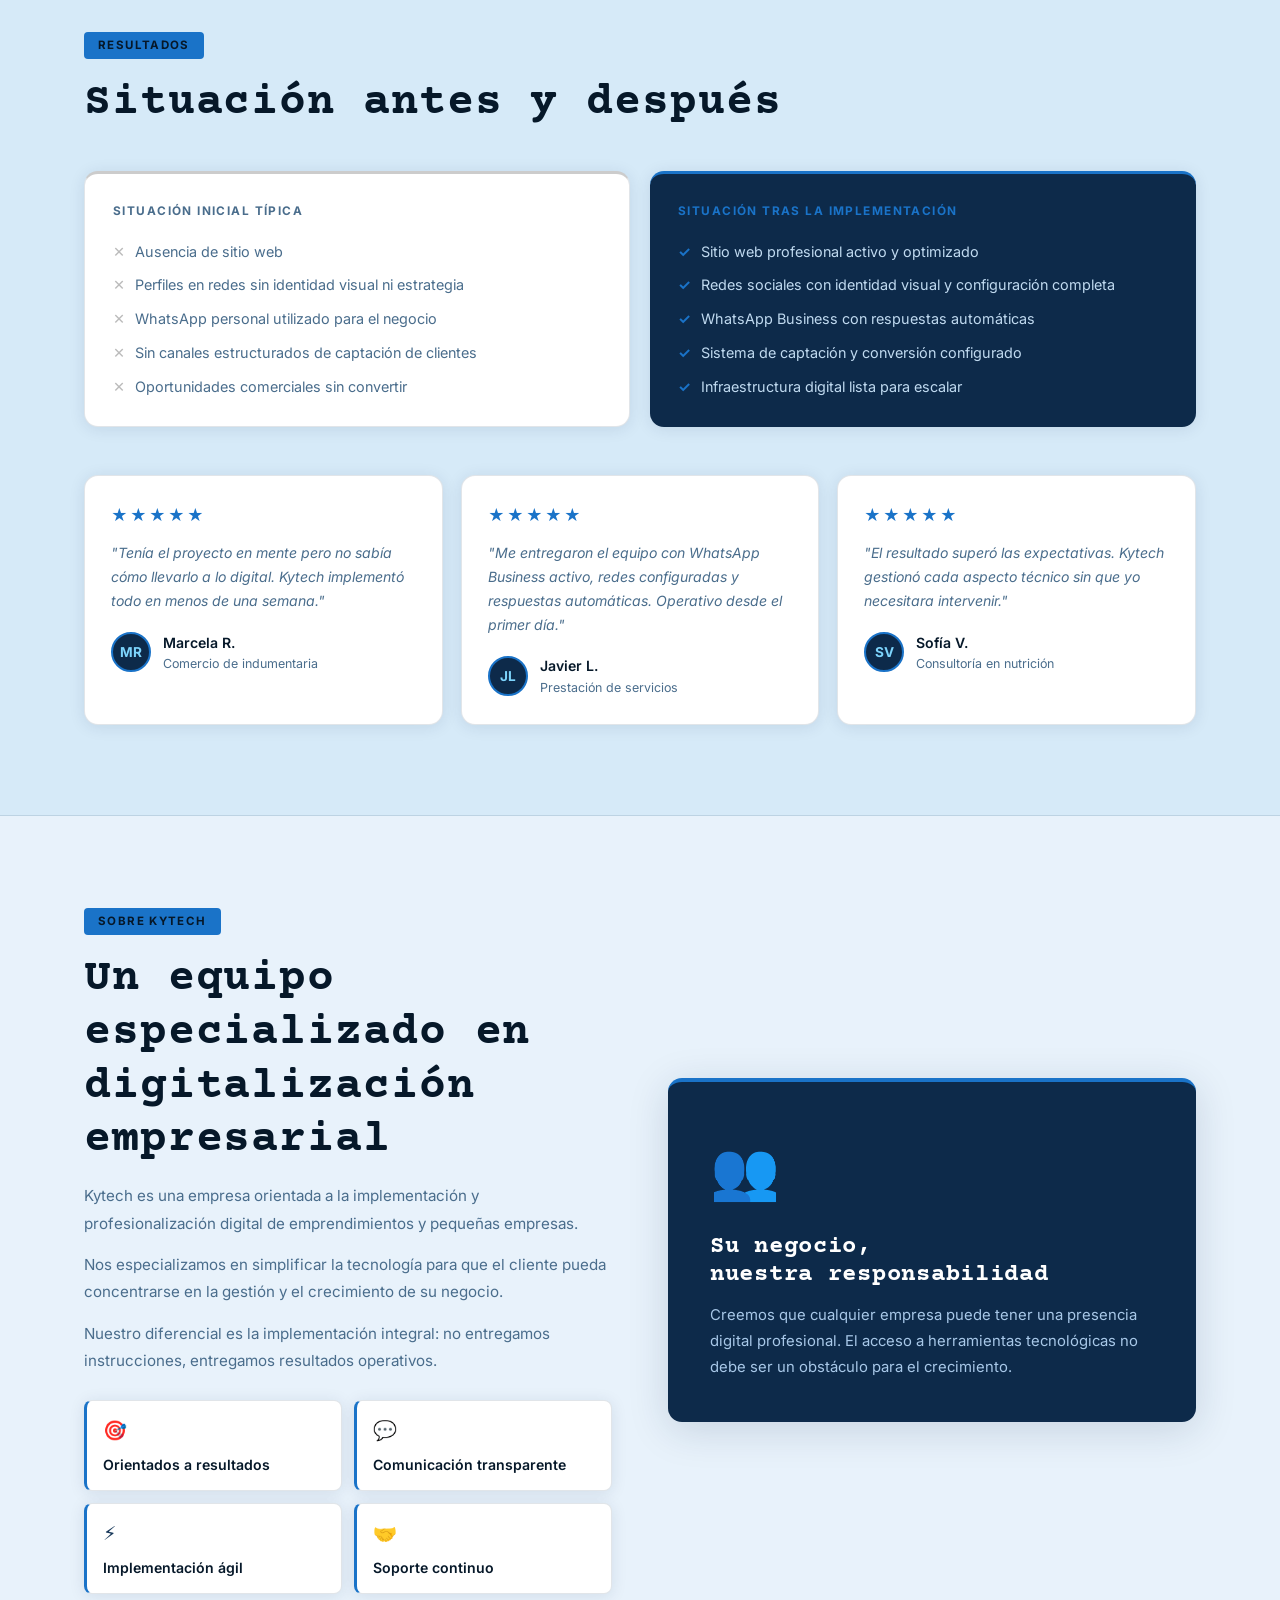
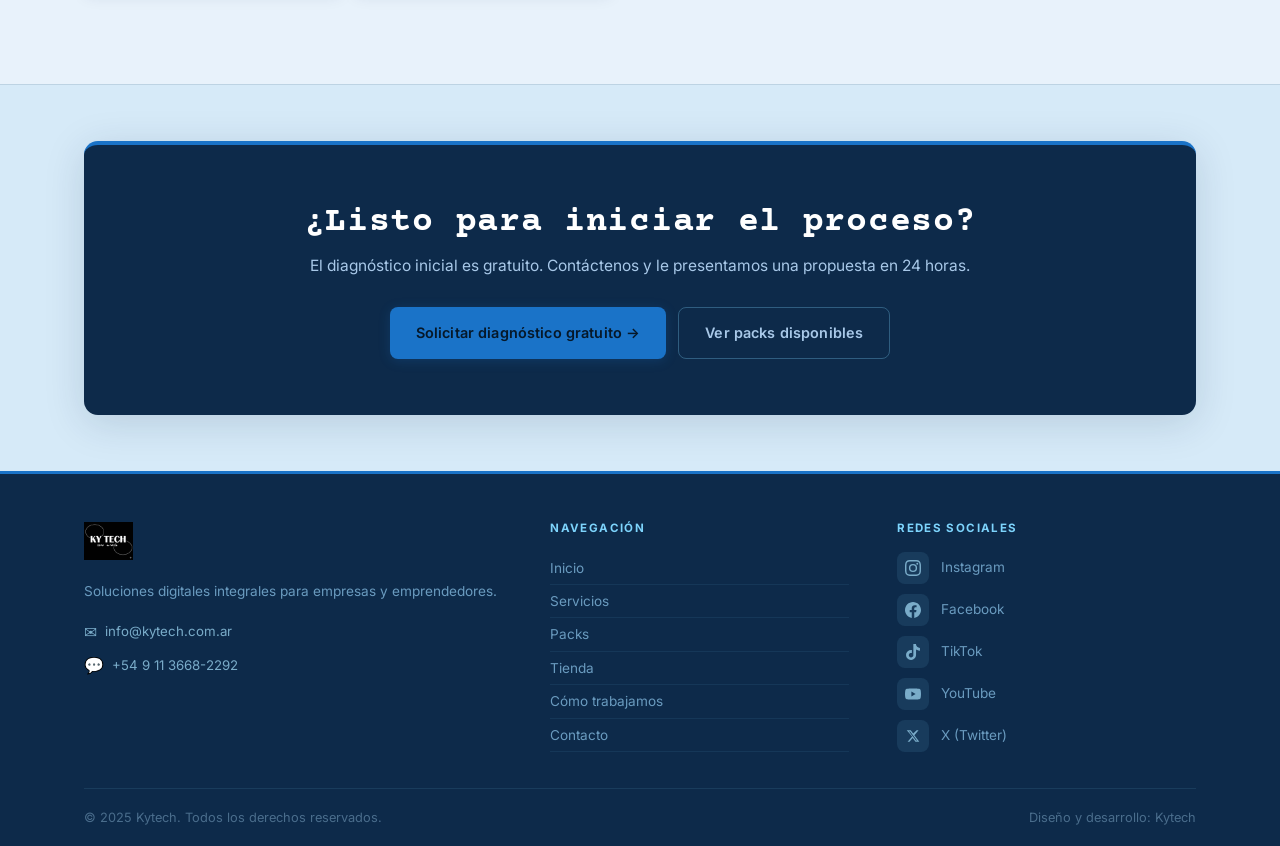
<file: como.html>
<!DOCTYPE html>
<html lang="es">
<head>
  <meta charset="UTF-8" />
  <meta name="viewport" content="width=device-width, initial-scale=1.0" />
  <title>Cómo trabajamos – Kytech</title>
  <link rel="preconnect" href="https://fonts.googleapis.com" />
  <link rel="preconnect" href="https://fonts.gstatic.com" crossorigin />
  <link href="https://fonts.googleapis.com/css2?family=Courier+Prime:ital,wght@0,400;0,700;1,400&family=Inter:wght@300;400;500;600;700&display=swap" rel="stylesheet" />
  <link rel="stylesheet" href="style.css" />
  <style>
    /* PASOS */
    .steps-list { display: flex; flex-direction: column; gap: 0; margin-top: 46px; position: relative; }
    .steps-list::before {
      content: ''; position: absolute;
      left: 23px; top: 24px; bottom: 24px; width: 3px;
      background: linear-gradient(to bottom, var(--accent), rgba(181,210,0,.15));
    }
    .step-row { display: flex; align-items: flex-start; gap: 26px; padding: 24px 0; }
    .step-num {
      width: 50px; height: 50px; border-radius: 50%; flex-shrink: 0;
      display: flex; align-items: center; justify-content: center;
      font-family: var(--font-head); font-size: 1rem; font-weight: 700;
      background: var(--bg-dark); border: 3px solid var(--accent);
      color: #7dd4fc; z-index: 1;
    }
    .step-content {
      background: var(--surface); border: 1px solid var(--border);
      border-radius: var(--radius-lg); padding: 22px 26px; flex: 1;
      box-shadow: var(--shadow);
      transition: border-left-color .25s, box-shadow .25s;
      border-left: 3px solid transparent;
    }
    .step-row:hover .step-content { border-left-color: var(--accent); box-shadow: var(--shadow-lg); }
    .step-content h3 { font-size: 1.05rem; font-weight: 700; color: var(--dark); margin-bottom: 6px; font-family: var(--font-head); letter-spacing: .03em; }
    .step-content p { color: var(--muted); font-size: .9rem; line-height: 1.65; }

    /* ANTES / DESPUÉS */
    .ad-grid { display: grid; grid-template-columns: 1fr 1fr; gap: 20px; margin-top: 40px; }
    .ad-card { border-radius: var(--radius-lg); padding: 28px; box-shadow: var(--shadow); }
    .ad-card.antes { background: var(--surface); border: 1px solid var(--border); border-top: 3px solid #ccc; }
    .ad-card.despues { background: var(--bg-dark); border-top: 3px solid var(--accent); }
    .ad-label { font-size: .74rem; font-weight: 700; letter-spacing: .12em; text-transform: uppercase; margin-bottom: 18px; }
    .antes .ad-label { color: var(--muted); }
    .despues .ad-label { color: var(--accent); }
    .ad-items { list-style: none; display: flex; flex-direction: column; gap: 10px; }
    .ad-items li { display: flex; align-items: center; gap: 10px; font-size: .9rem; }
    .antes .ad-items li { color: var(--muted); }
    .despues .ad-items li { color: #c0daf0; }
    .antes .ad-items li::before { content: '✕'; color: #bbb; font-weight: 700; }
    .despues .ad-items li::before { content: '✓'; color: var(--accent); font-weight: 700; }

    /* TESTIMONIOS */
    .testimonios-grid { display: grid; grid-template-columns: repeat(3,1fr); gap: 18px; margin-top: 40px; }
    .testimonio-card {
      background: var(--surface); border: 1px solid var(--border);
      border-radius: var(--radius-lg); padding: 26px;
      box-shadow: var(--shadow);
      transition: transform .22s, box-shadow .22s;
    }
    .testimonio-card:hover { transform: translateY(-3px); box-shadow: var(--shadow-lg); }
    .stars { color: var(--accent); margin-bottom: 12px; font-size: 1rem; letter-spacing: 2px; }
    .testimonio-text { color: var(--muted); font-size: .88rem; line-height: 1.7; margin-bottom: 18px; font-style: italic; }
    .testimonio-author { display: flex; align-items: center; gap: 12px; }
    .autor-avatar {
      width: 40px; height: 40px; border-radius: 50%;
      background: var(--bg-dark); border: 2px solid var(--accent);
      display: flex; align-items: center; justify-content: center;
      font-weight: 700; font-size: .85rem; color: #7dd4fc; flex-shrink: 0;
    }
    .autor-name { font-weight: 600; font-size: .88rem; color: var(--dark); }
    .autor-biz { color: var(--muted); font-size: .78rem; }

    /* QUIÉNES SOMOS */
    .quienes-grid { display: grid; grid-template-columns: 1fr 1fr; gap: 56px; align-items: center; }
    .quienes-text p { color: var(--muted); font-size: .95rem; line-height: 1.8; margin-bottom: 14px; }
    .values-grid { display: grid; grid-template-columns: 1fr 1fr; gap: 12px; margin-top: 26px; }
    .value-item {
      background: var(--surface); border: 1px solid var(--border);
      border-radius: var(--radius); padding: 14px 16px;
      border-left: 3px solid var(--accent);
      box-shadow: var(--shadow);
    }
    .value-icon { font-size: 1.2rem; margin-bottom: 6px; }
    .value-title { font-weight: 600; font-size: .88rem; color: var(--dark); }
    .quienes-visual {
      background: var(--bg-dark); border-radius: var(--radius-lg); padding: 42px;
      border-top: 4px solid var(--accent); box-shadow: var(--shadow-lg);
    }
    .quienes-visual h3 { font-size: 1.5rem; font-weight: 700; margin: 16px 0 12px; color: var(--white); letter-spacing: .03em; }
    .quienes-visual p { color: #a8c8e8; font-size: .93rem; line-height: 1.75; }

    @media (max-width: 900px) {
      .ad-grid, .quienes-grid { grid-template-columns: 1fr; }
      .testimonios-grid { grid-template-columns: 1fr 1fr; }
      .steps-list::before { display: none; }
    }
    @media (max-width: 580px) {
      .testimonios-grid { grid-template-columns: 1fr; }
      .values-grid { grid-template-columns: 1fr; }
    }
  </style>
</head>
<body>

<!-- LOGO BANNER -->
<div class="logo-banner">
  <a href="index.html"><img src="Baner.png" alt="Kytech Banner"></a>
</div>

<nav>
  <div class="container">
    <div class="nav-inner">
      <ul class="nav-links">
        <li>  <a href="index.html" class="logo-img" style="margin-bottom:8px;"><img src="Logo_KyTech.jpg" alt="Kytech" style="height:32px;filter:brightness(0) invert(1);"></a>
  <a href="index.html">Inicio</a></li>
        <li><a href="servicios.html">Servicios</a></li>
        <li><a href="packs.html">Packs</a></li>
        <li><a href="tienda.html">Tienda</a></li>
        <li><a href="como.html" class="active">Cómo trabajamos</a></li>
        <li><a href="contacto.html">Contacto</a></li>
      </ul>
      <div class="nav-cta">
        <a href="contacto.html" class="btn btn-primary" style="padding:9px 20px;font-size:.82rem;letter-spacing:.06em;">Consultar →</a>
        <button class="hamburger" id="hamburger"><span></span><span></span><span></span></button>
      </div>
    </div>
  </div>
</nav>
<div class="mobile-menu" id="mobile-menu">
  <a href="index.html">Inicio</a>
  <a href="servicios.html">Servicios</a>
  <a href="packs.html">Packs</a>
  <a href="tienda.html">Tienda</a>
  <a href="como.html">Cómo trabajamos</a>
  <a href="contacto.html">Contacto</a>
  <a href="contacto.html" class="btn btn-primary">Iniciar consulta →</a>
</div>

<div class="page-header">
  <div class="container">
    <div class="tag">Metodología de trabajo</div>
    <h1>Proceso estructurado, <em>resultados medibles</em></h1>
    <p>Cada proyecto sigue un proceso de cuatro etapas que garantiza la entrega completa, sin costo adicional y con acompañamiento durante la implementación.</p>
  </div>
</div>

<!-- PASOS -->
<section class="section">
  <div class="container">
    <div class="tag">Etapas</div>
    <h2 class="section-title">Proceso de implementación</h2>
    <div class="steps-list fade-in">
      <div class="step-row">
        <div class="step-num">01</div>
        <div class="step-content">
          <h3>Diagnóstico — Sin costo</h3>
          <p>Análisis de la situación digital actual de la empresa. Identificación de brechas, oportunidades y recursos existentes. Se realiza por WhatsApp, videollamada o de forma presencial, sin costo y sin compromiso de contratación.</p>
        </div>
      </div>
      <div class="step-row">
        <div class="step-num">02</div>
        <div class="step-content">
          <h3>Propuesta personalizada</h3>
          <p>Con base en el diagnóstico, se elabora una propuesta detallada que especifica alcance, entregables, plazos y costos. Sin cargos ocultos ni módulos adicionales no acordados.</p>
        </div>
      </div>
      <div class="step-row">
        <div class="step-num">03</div>
        <div class="step-content">
          <h3>Implementación completa</h3>
          <p>Ejecución integral de todos los entregables acordados. El cliente no necesita intervenir en aspectos técnicos. Kytech gestiona configuraciones, diseño, desarrollo y activación de cada herramienta.</p>
        </div>
      </div>
      <div class="step-row">
        <div class="step-num">04</div>
        <div class="step-content">
          <h3>Acompañamiento post-entrega</h3>
          <p>Período de soporte inicial una vez finalizada la implementación. Se capacita al cliente en el uso de las herramientas y se resuelven consultas operativas del primer período de uso.</p>
        </div>
      </div>
    </div>
  </div>
</section>

<!-- ANTES Y DESPUÉS -->
<section class="section" style="background:var(--surface2);border-top:1px solid var(--border);border-bottom:1px solid var(--border);">
  <div class="container">
    <div class="tag">Resultados</div>
    <h2 class="section-title">Situación antes y después</h2>
    <div class="ad-grid fade-in">
      <div class="ad-card antes">
        <div class="ad-label">Situación inicial típica</div>
        <ul class="ad-items">
          <li>Ausencia de sitio web</li>
          <li>Perfiles en redes sin identidad visual ni estrategia</li>
          <li>WhatsApp personal utilizado para el negocio</li>
          <li>Sin canales estructurados de captación de clientes</li>
          <li>Oportunidades comerciales sin convertir</li>
        </ul>
      </div>
      <div class="ad-card despues">
        <div class="ad-label">Situación tras la implementación</div>
        <ul class="ad-items">
          <li>Sitio web profesional activo y optimizado</li>
          <li>Redes sociales con identidad visual y configuración completa</li>
          <li>WhatsApp Business con respuestas automáticas</li>
          <li>Sistema de captación y conversión configurado</li>
          <li>Infraestructura digital lista para escalar</li>
        </ul>
      </div>
    </div>
    <div class="testimonios-grid" style="margin-top:48px;">
      <div class="testimonio-card fade-in">
        <div class="stars">★★★★★</div>
        <p class="testimonio-text">"Tenía el proyecto en mente pero no sabía cómo llevarlo a lo digital. Kytech implementó todo en menos de una semana."</p>
        <div class="testimonio-author"><div class="autor-avatar">MR</div><div><div class="autor-name">Marcela R.</div><div class="autor-biz">Comercio de indumentaria</div></div></div>
      </div>
      <div class="testimonio-card fade-in">
        <div class="stars">★★★★★</div>
        <p class="testimonio-text">"Me entregaron el equipo con WhatsApp Business activo, redes configuradas y respuestas automáticas. Operativo desde el primer día."</p>
        <div class="testimonio-author"><div class="autor-avatar">JL</div><div><div class="autor-name">Javier L.</div><div class="autor-biz">Prestación de servicios</div></div></div>
      </div>
      <div class="testimonio-card fade-in">
        <div class="stars">★★★★★</div>
        <p class="testimonio-text">"El resultado superó las expectativas. Kytech gestionó cada aspecto técnico sin que yo necesitara intervenir."</p>
        <div class="testimonio-author"><div class="autor-avatar">SV</div><div><div class="autor-name">Sofía V.</div><div class="autor-biz">Consultoría en nutrición</div></div></div>
      </div>
    </div>
  </div>
</section>

<!-- QUIÉNES SOMOS -->
<section class="section">
  <div class="container">
    <div class="quienes-grid fade-in">
      <div class="quienes-text">
        <div class="tag">Sobre Kytech</div>
        <h2 class="section-title">Un equipo especializado en digitalización empresarial</h2>
        <p>Kytech es una empresa orientada a la implementación y profesionalización digital de emprendimientos y pequeñas empresas.</p>
        <p>Nos especializamos en simplificar la tecnología para que el cliente pueda concentrarse en la gestión y el crecimiento de su negocio.</p>
        <p>Nuestro diferencial es la implementación integral: no entregamos instrucciones, entregamos resultados operativos.</p>
        <div class="values-grid">
          <div class="value-item"><div class="value-icon">🎯</div><div class="value-title">Orientados a resultados</div></div>
          <div class="value-item"><div class="value-icon">💬</div><div class="value-title">Comunicación transparente</div></div>
          <div class="value-item"><div class="value-icon">⚡</div><div class="value-title">Implementación ágil</div></div>
          <div class="value-item"><div class="value-icon">🤝</div><div class="value-title">Soporte continuo</div></div>
        </div>
      </div>
      <div class="quienes-visual">
        <div style="font-size:3.5rem;">👥</div>
        <h3>Su negocio,<br>nuestra responsabilidad</h3>
        <p>Creemos que cualquier empresa puede tener una presencia digital profesional. El acceso a herramientas tecnológicas no debe ser un obstáculo para el crecimiento.</p>
      </div>
    </div>
  </div>
</section>

<section class="section-sm" style="background:var(--surface2);border-top:1px solid var(--border);">
  <div class="container">
    <div class="cta-banner fade-in">
      <h2>¿Listo para iniciar el proceso?</h2>
      <p>El diagnóstico inicial es gratuito. Contáctenos y le presentamos una propuesta en 24 horas.</p>
      <div class="cta-btns">
        <a href="contacto.html" class="btn btn-primary">Solicitar diagnóstico gratuito →</a>
        <a href="packs.html" class="btn btn-outline" style="color:#a8c8e8;border-color:rgba(125,212,252,.3);">Ver packs disponibles</a>
      </div>
    </div>
  </div>
</section>

<footer>
  <div class="container">
    <div class="footer-top">
      <div class="footer-brand">
        <a href="index.html" class="footer-logo-img"><img src="Logo_KyTech.jpg" alt="Kytech"></a>
        <p>Soluciones digitales integrales para empresas y emprendedores.</p>
        <div class="footer-contact">
          <a href="mailto:info@kytech.com.ar"><span>✉️</span> info@kytech.com.ar</a>
          <a href="https://wa.me/5491136682292"><span>💬</span> +54 9 11 3668-2292</a>
        </div>
      </div>
      <div class="footer-nav">
        <h4>Navegación</h4>
        <a href="index.html">Inicio</a>
        <a href="servicios.html">Servicios</a>
        <a href="packs.html">Packs</a>
        <a href="tienda.html">Tienda</a>
        <a href="como.html">Cómo trabajamos</a>
        <a href="contacto.html">Contacto</a>
      </div>
      <div class="footer-social">
        <h4>Redes sociales</h4>
        <div class="social-icons">
          <a href="https://www.instagram.com/kyberkytech/" target="_blank" class="social-link">
            <div class="social-icon"><svg width="16" height="16" viewBox="0 0 24 24" xmlns="http://www.w3.org/2000/svg"><path d="M12 2.163c3.204 0 3.584.012 4.85.07 3.252.148 4.771 1.691 4.919 4.919.058 1.265.069 1.645.069 4.849 0 3.205-.012 3.584-.069 4.849-.149 3.225-1.664 4.771-4.919 4.919-1.266.058-1.644.07-4.85.07-3.204 0-3.584-.012-4.849-.07-3.26-.149-4.771-1.699-4.919-4.92-.058-1.265-.07-1.644-.07-4.849 0-3.204.013-3.583.07-4.849.149-3.227 1.664-4.771 4.919-4.919 1.266-.057 1.645-.069 4.849-.069zM12 0C8.741 0 8.333.014 7.053.072 2.695.272.273 2.69.073 7.052.014 8.333 0 8.741 0 12c0 3.259.014 3.668.072 4.948.2 4.358 2.618 6.78 6.98 6.98C8.333 23.986 8.741 24 12 24c3.259 0 3.668-.014 4.948-.072 4.354-.2 6.782-2.618 6.979-6.98.059-1.28.073-1.689.073-4.948 0-3.259-.014-3.667-.072-4.947-.196-4.354-2.617-6.78-6.979-6.98C15.668.014 15.259 0 12 0zm0 5.838a6.162 6.162 0 100 12.324 6.162 6.162 0 000-12.324zM12 16a4 4 0 110-8 4 4 0 010 8zm6.406-11.845a1.44 1.44 0 100 2.881 1.44 1.44 0 000-2.881z"/></svg></div>
            Instagram
          </a>
          <a href="https://www.facebook.com/profile.php?id=61588378361395" target="_blank" class="social-link">
            <div class="social-icon"><svg width="16" height="16" viewBox="0 0 24 24" xmlns="http://www.w3.org/2000/svg"><path d="M24 12.073c0-6.627-5.373-12-12-12s-12 5.373-12 12c0 5.99 4.388 10.954 10.125 11.854v-8.385H7.078v-3.47h3.047V9.43c0-3.007 1.792-4.669 4.533-4.669 1.312 0 2.686.235 2.686.235v2.953H15.83c-1.491 0-1.956.925-1.956 1.874v2.25h3.328l-.532 3.47h-2.796v8.385C19.612 23.027 24 18.062 24 12.073z"/></svg></div>
            Facebook
          </a>
          <a href="https://www.tiktok.com/@kytech_ok" target="_blank" class="social-link">
            <div class="social-icon"><svg width="16" height="16" viewBox="0 0 24 24" xmlns="http://www.w3.org/2000/svg"><path d="M12.525.02c1.31-.02 2.61-.01 3.91-.02.08 1.53.63 3.09 1.75 4.17 1.12 1.11 2.7 1.62 4.24 1.79v4.03c-1.44-.05-2.89-.35-4.2-.97-.57-.26-1.1-.59-1.62-.93-.01 2.92.01 5.84-.02 8.75-.08 1.4-.54 2.79-1.35 3.94-1.31 1.92-3.58 3.17-5.91 3.21-1.43.08-2.86-.31-4.08-1.03-2.02-1.19-3.44-3.37-3.65-5.71-.02-.5-.03-1-.01-1.49.18-1.9 1.12-3.72 2.58-4.96 1.66-1.44 3.98-2.13 6.15-1.72.02 1.48-.04 2.96-.04 4.44-.99-.32-2.15-.23-3.02.37-.63.41-1.11 1.04-1.36 1.75-.21.51-.15 1.07-.14 1.61.24 1.64 1.82 3.02 3.5 2.87 1.12-.01 2.19-.66 2.77-1.61.19-.33.4-.67.41-1.06.1-1.79.06-3.57.07-5.36.01-4.03-.01-8.05.02-12.07z"/></svg></div>
            TikTok
          </a>
          <a href="https://www.youtube.com/@KyTech_Ok" target="_blank" class="social-link">
            <div class="social-icon"><svg width="16" height="16" viewBox="0 0 24 24" xmlns="http://www.w3.org/2000/svg"><path d="M23.495 6.205a3.007 3.007 0 00-2.088-2.088c-1.87-.501-9.396-.501-9.396-.501s-7.507-.01-9.396.501A3.007 3.007 0 00.527 6.205a31.247 31.247 0 00-.522 5.805 31.247 31.247 0 00.522 5.783 3.007 3.007 0 002.088 2.088c1.868.502 9.396.502 9.396.502s7.506 0 9.396-.502a3.007 3.007 0 002.088-2.088 31.247 31.247 0 00.5-5.783 31.247 31.247 0 00-.5-5.805zM9.609 15.601V8.408l6.264 3.602z"/></svg></div>
            YouTube
          </a>
          <a href="https://x.com/KyTech_Ok" target="_blank" class="social-link">
            <div class="social-icon"><svg width="14" height="14" viewBox="0 0 24 24" xmlns="http://www.w3.org/2000/svg"><path d="M18.244 2.25h3.308l-7.227 8.26 8.502 11.24H16.17l-4.714-6.231-5.401 6.231H2.743l7.73-8.835L1.254 2.25H8.08l4.253 5.622zm-1.161 17.52h1.833L7.084 4.126H5.117z"/></svg></div>
            X (Twitter)
          </a>
        </div>
      </div>
    </div>
    <div class="footer-bottom">
      <p class="footer-copy">© 2025 Kytech. Todos los derechos reservados.</p>
      <p class="footer-copy">Diseño y desarrollo: Kytech</p>
    </div>
  </div>
</footer>


<script>
  const hamburger = document.getElementById('hamburger');
  const mobileMenu = document.getElementById('mobile-menu');
  hamburger.addEventListener('click', () => mobileMenu.classList.toggle('open'));
  mobileMenu.querySelectorAll('a').forEach(a => a.addEventListener('click', () => mobileMenu.classList.remove('open')));
  const obs = new IntersectionObserver(entries => entries.forEach(e => { if(e.isIntersecting){ e.target.classList.add('visible'); obs.unobserve(e.target); } }), { threshold: 0.1 });
  document.querySelectorAll('.fade-in').forEach(f => obs.observe(f));

  // WhatsApp menu
  function toggleWaMenu(e) {
    e.stopPropagation();
    const menu = document.getElementById('waMenu');
    menu.classList.toggle('open');
  }
  document.addEventListener('click', function(e) {
    const wrapper = document.getElementById('waWrapper');
    if (wrapper && !wrapper.contains(e.target)) {
      document.getElementById('waMenu').classList.remove('open');
    }
  });

</script>
<!-- WhatsApp flotante con menú de opciones -->
<div class="wa-wrapper" id="waWrapper">

  <!-- Menú de opciones -->
  <div class="wa-menu" id="waMenu">
    <div class="wa-menu-header">
      <span>¿En qué podemos ayudarle?</span>
      <button class="wa-close" onclick="toggleWaMenu(event)">✕</button>
    </div>
    <a class="wa-option" href="https://wa.me/5491136682292?text=Hola%2C%20me%20interesa%20iniciar%20mi%20negocio%20digital%20desde%20cero.%20%C2%BFPodr%C3%ADan%20asesorarme%3F" target="_blank">
      <span class="wa-opt-icon">🚀</span>
      <div>
        <strong>Quiero iniciar mi negocio digital</strong>
        <small>Consulta sobre servicios y packs</small>
      </div>
    </a>
    <a class="wa-option" href="https://wa.me/5491136682292?text=Hola%2C%20estoy%20interesado%20en%20adquirir%20un%20iPhone.%20%C2%BFQu%C3%A9%20equipos%20tienen%20disponibles%3F" target="_blank">
      <span class="wa-opt-icon">📱</span>
      <div>
        <strong>Consulta sobre iPhones</strong>
        <small>Stock, precios y especificaciones</small>
      </div>
    </a>
    <a class="wa-option" href="https://wa.me/5491136682292?text=Hola%2C%20quisiera%20obtener%20un%20diagn%C3%B3stico%20digital%20gratuito%20para%20mi%20empresa." target="_blank">
      <span class="wa-opt-icon">🔍</span>
      <div>
        <strong>Solicitar diagnóstico gratuito</strong>
        <small>Evaluación de su presencia digital</small>
      </div>
    </a>
    <a class="wa-option" href="https://wa.me/5491136682292?text=Hola%2C%20ya%20soy%20cliente%20de%20Kytech%20y%20necesito%20soporte%20t%C3%A9cnico." target="_blank">
      <span class="wa-opt-icon">🛠️</span>
      <div>
        <strong>Soporte técnico</strong>
        <small>Asistencia para clientes actuales</small>
      </div>
    </a>
    <a class="wa-option" href="https://wa.me/5491136682292?text=Hola%2C%20tengo%20una%20consulta%20general%20sobre%20los%20servicios%20de%20Kytech." target="_blank">
      <span class="wa-opt-icon">💬</span>
      <div>
        <strong>Consulta general</strong>
        <small>Otra consulta o información</small>
      </div>
    </a>
  </div>

  <!-- Botón flotante -->
  <button class="wa-float" onclick="toggleWaMenu(event)" aria-label="Contactar por WhatsApp">
    <div class="wa-float-icon">
      <svg viewBox="0 0 24 24" xmlns="http://www.w3.org/2000/svg"><path d="M17.472 14.382c-.297-.149-1.758-.867-2.03-.967-.273-.099-.471-.148-.67.15-.197.297-.767.966-.94 1.164-.173.199-.347.223-.644.075-.297-.15-1.255-.463-2.39-1.475-.883-.788-1.48-1.761-1.653-2.059-.173-.297-.018-.458.13-.606.134-.133.298-.347.446-.52.149-.174.198-.298.298-.497.099-.198.05-.371-.025-.52-.075-.149-.669-1.612-.916-2.207-.242-.579-.487-.5-.669-.51-.173-.008-.371-.01-.57-.01-.198 0-.52.074-.792.372-.272.297-1.04 1.016-1.04 2.479 0 1.462 1.065 2.875 1.213 3.074.149.198 2.096 3.2 5.077 4.487.709.306 1.262.489 1.694.625.712.227 1.36.195 1.871.118.571-.085 1.758-.719 2.006-1.413.248-.694.248-1.289.173-1.413-.074-.124-.272-.198-.57-.347m-5.421 7.403h-.004a9.87 9.87 0 01-5.031-1.378l-.361-.214-3.741.982.998-3.648-.235-.374a9.86 9.86 0 01-1.51-5.26c.001-5.45 4.436-9.884 9.888-9.884 2.64 0 5.122 1.03 6.988 2.898a9.825 9.825 0 012.893 6.994c-.003 5.45-4.437 9.884-9.885 9.884m8.413-18.297A11.815 11.815 0 0012.05 0C5.495 0 .16 5.335.157 11.892c0 2.096.547 4.142 1.588 5.945L.057 24l6.305-1.654a11.882 11.882 0 005.683 1.448h.005c6.554 0 11.89-5.335 11.893-11.893a11.821 11.821 0 00-3.48-8.413z"/></svg>
    </div>
    <div class="wa-float-text">
      <span class="wa-top">¿Necesita ayuda?</span>
      <span class="wa-bottom">Contáctenos</span>
    </div>
  </button>

</div>

</body>
</html>
</file>
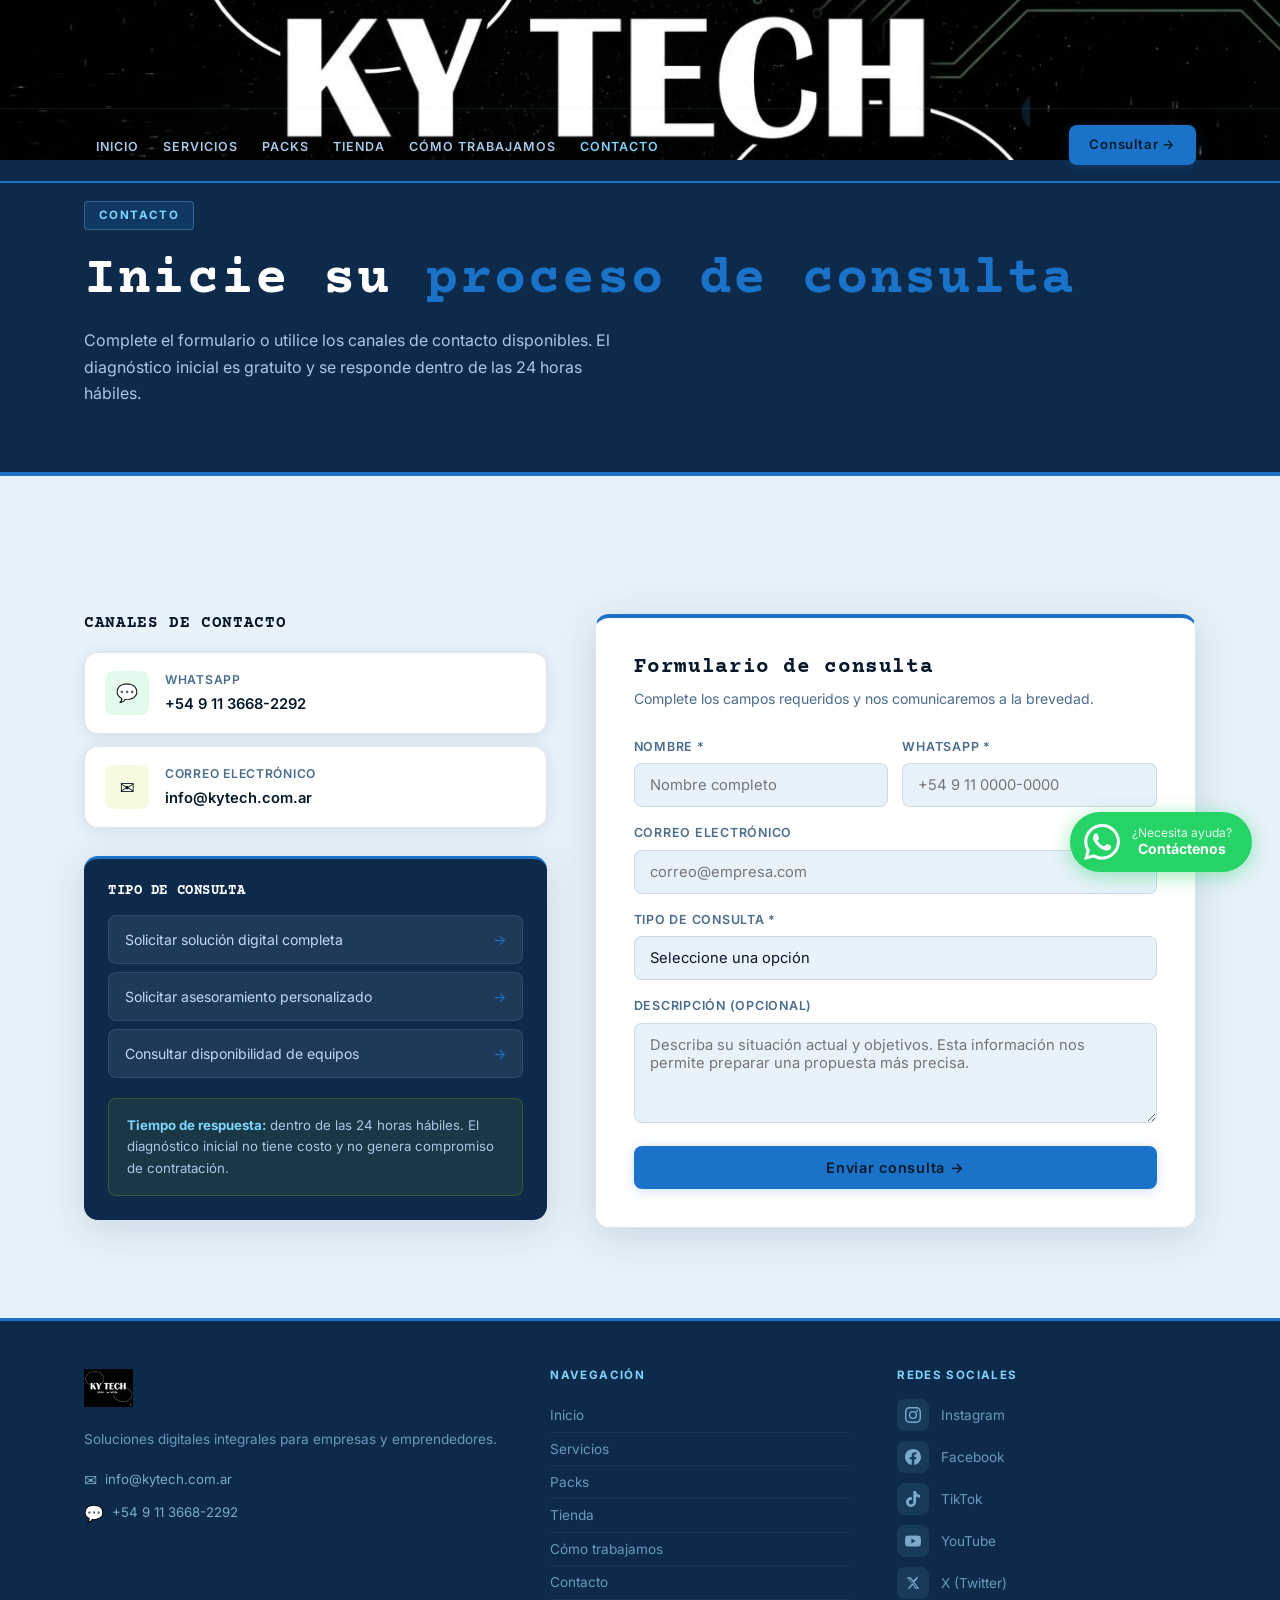
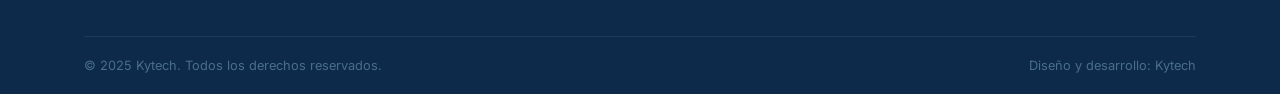
<file: contacto.html>
<!DOCTYPE html>
<html lang="es">
<head>
  <meta charset="UTF-8" />
  <meta name="viewport" content="width=device-width, initial-scale=1.0" />
  <title>Contacto – Kytech</title>
  <link rel="preconnect" href="https://fonts.googleapis.com" />
  <link rel="preconnect" href="https://fonts.gstatic.com" crossorigin />
  <link href="https://fonts.googleapis.com/css2?family=Courier+Prime:ital,wght@0,400;0,700;1,400&family=Inter:wght@300;400;500;600;700&display=swap" rel="stylesheet" />
  <link rel="stylesheet" href="style.css" />
  <style>
    .contacto-grid { display: grid; grid-template-columns: 1fr 1.3fr; gap: 48px; align-items: start; margin-top: 48px; }

    .canales { display: flex; flex-direction: column; gap: 12px; margin-bottom: 28px; }
    .canal {
      display: flex; align-items: center; gap: 16px;
      background: var(--surface); border: 1px solid var(--border);
      border-radius: var(--radius-lg); padding: 17px 20px;
      text-decoration: none; color: var(--dark);
      box-shadow: var(--shadow);
      transition: border-color .2s, transform .2s, box-shadow .2s;
    }
    .canal:hover { border-color: var(--accent); transform: translateX(4px); box-shadow: var(--shadow-lg); }
    .canal-icon {
      width: 44px; height: 44px; border-radius: var(--radius);
      display: flex; align-items: center; justify-content: center;
      font-size: 1.1rem; flex-shrink: 0;
    }
    .canal-icon.wa { background: rgba(37,211,102,.12); }
    .canal-icon.mail { background: rgba(181,210,0,.12); }
    .canal-label { font-size: .76rem; color: var(--muted); margin-bottom: 2px; text-transform: uppercase; letter-spacing: .06em; font-weight: 600; }
    .canal-val { font-weight: 600; font-size: .92rem; color: var(--dark); }

    .consultas-box {
      background: var(--bg-dark); border-radius: var(--radius-lg);
      padding: 24px; border-top: 3px solid var(--accent);
      box-shadow: var(--shadow-lg);
    }
    .consultas-box h4 { font-size: .9rem; font-weight: 700; color: var(--white); margin-bottom: 14px; letter-spacing: .04em; font-family: var(--font-head); }
    .consulta-links { display: flex; flex-direction: column; gap: 8px; }
    .consulta-link {
      display: flex; align-items: center; justify-content: space-between;
      background: rgba(255,255,255,.08);
      border: 1px solid rgba(125,212,252,.12);
      border-radius: var(--radius); padding: 12px 16px;
      text-decoration: none; color: #c0daf0;
      font-size: .88rem;
      transition: border-color .2s, color .2s;
    }
    .consulta-link:hover { border-color: var(--accent); color: var(--accent); }
    .consulta-link .arrow { color: var(--accent); }

    .response-note {
      margin-top: 20px; padding: 16px 18px;
      background: rgba(181,210,0,.08); border: 1px solid rgba(181,210,0,.2);
      border-radius: var(--radius);
    }
    .response-note p { font-size: .83rem; color: #a8c8e8; line-height: 1.6; }
    .response-note strong { color: #7dd4fc; }

    .form-wrap {
      background: var(--surface); border: 1px solid var(--border);
      border-radius: var(--radius-lg); padding: 38px;
      box-shadow: var(--shadow-lg);
      border-top: 4px solid var(--accent);
    }
    .form-wrap h2 { font-size: 1.3rem; font-weight: 700; color: var(--dark); margin-bottom: 6px; letter-spacing: .03em; }
    .form-wrap .subtitle { color: var(--muted); font-size: .88rem; margin-bottom: 26px; }
    .form-group { margin-bottom: 16px; }
    .form-group label { display: block; font-size: .78rem; color: var(--muted); margin-bottom: 6px; font-weight: 600; letter-spacing: .06em; text-transform: uppercase; }
    .form-group input,
    .form-group textarea,
    .form-group select {
      width: 100%; background: var(--bg);
      border: 1px solid var(--border); border-radius: var(--radius);
      color: var(--dark); font-family: var(--font-body);
      font-size: .92rem; padding: 12px 15px; outline: none;
      transition: border-color .2s, box-shadow .2s;
      -webkit-appearance: none; appearance: none;
    }
    .form-group input:focus,
    .form-group textarea:focus,
    .form-group select:focus {
      border-color: var(--accent);
      box-shadow: 0 0 0 3px rgba(181,210,0,.12);
    }
    .form-group textarea { resize: vertical; min-height: 100px; }
    .form-group select option { background: var(--surface); }
    .form-row { display: grid; grid-template-columns: 1fr 1fr; gap: 14px; }
    .form-submit { margin-top: 6px; }
    .form-submit .btn { width: 100%; justify-content: center; letter-spacing: .05em; }
    #form-success { display:none; color: var(--accent); text-align:center; margin-top:14px; font-size:.88rem; font-weight:500; }

    @media (max-width: 900px) { .contacto-grid { grid-template-columns: 1fr; } .form-row { grid-template-columns: 1fr; } }
  </style>
</head>
<body>

<!-- LOGO BANNER -->
<div class="logo-banner">
  <a href="index.html"><img src="Baner.png" alt="Kytech Banner"></a>
</div>

<nav>
  <div class="container">
    <div class="nav-inner">
      <ul class="nav-links">
        <li>  <a href="index.html" class="logo-img" style="margin-bottom:8px;"><img src="Logo_KyTech.jpg" alt="Kytech" style="height:32px;filter:brightness(0) invert(1);"></a>
  <a href="index.html">Inicio</a></li>
        <li><a href="servicios.html">Servicios</a></li>
        <li><a href="packs.html">Packs</a></li>
        <li><a href="tienda.html">Tienda</a></li>
        <li><a href="como.html">Cómo trabajamos</a></li>
        <li><a href="contacto.html" class="active">Contacto</a></li>
      </ul>
      <div class="nav-cta">
        <a href="contacto.html" class="btn btn-primary" style="padding:9px 20px;font-size:.82rem;letter-spacing:.06em;">Consultar →</a>
        <button class="hamburger" id="hamburger"><span></span><span></span><span></span></button>
      </div>
    </div>
  </div>
</nav>
<div class="mobile-menu" id="mobile-menu">
  <a href="index.html">Inicio</a>
  <a href="servicios.html">Servicios</a>
  <a href="packs.html">Packs</a>
  <a href="tienda.html">Tienda</a>
  <a href="como.html">Cómo trabajamos</a>
  <a href="contacto.html">Contacto</a>
  <a href="contacto.html" class="btn btn-primary">Iniciar consulta →</a>
</div>

<div class="page-header">
  <div class="container">
    <div class="tag">Contacto</div>
    <h1>Inicie su <em>proceso de consulta</em></h1>
    <p>Complete el formulario o utilice los canales de contacto disponibles. El diagnóstico inicial es gratuito y se responde dentro de las 24 horas hábiles.</p>
  </div>
</div>

<section class="section">
  <div class="container">
    <div class="contacto-grid">

      <!-- Columna izquierda -->
      <div class="fade-in">
        <h3 style="font-size:1rem;font-weight:700;color:var(--dark);margin-bottom:18px;letter-spacing:.04em;font-family:var(--font-head);">CANALES DE CONTACTO</h3>
        <div class="canales">
          <a href="https://wa.me/5491136682292" target="_blank" class="canal">
            <div class="canal-icon wa">💬</div>
            <div><div class="canal-label">WhatsApp</div><div class="canal-val">+54 9 11 3668-2292</div></div>
          </a>
          <a href="mailto:info@kytech.com.ar" class="canal">
            <div class="canal-icon mail">✉️</div>
            <div><div class="canal-label">Correo electrónico</div><div class="canal-val">info@kytech.com.ar</div></div>
          </a>
        </div>

        <div class="consultas-box">
          <h4>TIPO DE CONSULTA</h4>
          <div class="consulta-links">
            <a href="#form" class="consulta-link" onclick="setTipo('Iniciar negocio desde cero')"><span>Solicitar solución digital completa</span><span class="arrow">→</span></a>
            <a href="#form" class="consulta-link" onclick="setTipo('Asesoramiento')"><span>Solicitar asesoramiento personalizado</span><span class="arrow">→</span></a>
            <a href="#form" class="consulta-link" onclick="setTipo('Comprar un iPhone')"><span>Consultar disponibilidad de equipos</span><span class="arrow">→</span></a>
          </div>
          <div class="response-note">
            <p><strong>Tiempo de respuesta:</strong> dentro de las 24 horas hábiles. El diagnóstico inicial no tiene costo y no genera compromiso de contratación.</p>
          </div>
        </div>
      </div>

      <!-- Formulario -->
      <div class="form-wrap fade-in" id="form">
        <h2>Formulario de consulta</h2>
        <p class="subtitle">Complete los campos requeridos y nos comunicaremos a la brevedad.</p>
        <div class="form-row">
          <div class="form-group">
            <label>Nombre *</label>
            <input type="text" placeholder="Nombre completo" id="f-nombre" />
          </div>
          <div class="form-group">
            <label>WhatsApp *</label>
            <input type="text" placeholder="+54 9 11 0000-0000" id="f-wa" />
          </div>
        </div>
        <div class="form-group">
          <label>Correo electrónico</label>
          <input type="email" placeholder="correo@empresa.com" />
        </div>
        <div class="form-group">
          <label>Tipo de consulta *</label>
          <select id="f-tipo">
            <option value="">Seleccione una opción</option>
            <option>Iniciar negocio desde cero</option>
            <option>Pack Inicio Digital</option>
            <option>Pack Negocio Online</option>
            <option>Pack Crecimiento Digital</option>
            <option>Pack Emprendedor Completo</option>
            <option>Adquirir un iPhone</option>
            <option>Consulta general</option>
          </select>
        </div>
        <div class="form-group">
          <label>Descripción (opcional)</label>
          <textarea placeholder="Describa su situación actual y objetivos. Esta información nos permite preparar una propuesta más precisa."></textarea>
        </div>
        <div class="form-submit">
          <button class="btn btn-primary" onclick="handleForm(event)">Enviar consulta →</button>
        </div>
        <p id="form-success">✓ Su consulta fue recibida. Nos comunicaremos dentro de las próximas 24 horas hábiles.</p>
      </div>

    </div>
  </div>
</section>

<footer>
  <div class="container">
    <div class="footer-top">
      <div class="footer-brand">
        <a href="index.html" class="footer-logo-img"><img src="Logo_KyTech.jpg" alt="Kytech"></a>
        <p>Soluciones digitales integrales para empresas y emprendedores.</p>
        <div class="footer-contact">
          <a href="mailto:info@kytech.com.ar"><span>✉️</span> info@kytech.com.ar</a>
          <a href="https://wa.me/5491136682292"><span>💬</span> +54 9 11 3668-2292</a>
        </div>
      </div>
      <div class="footer-nav">
        <h4>Navegación</h4>
        <a href="index.html">Inicio</a>
        <a href="servicios.html">Servicios</a>
        <a href="packs.html">Packs</a>
        <a href="tienda.html">Tienda</a>
        <a href="como.html">Cómo trabajamos</a>
        <a href="contacto.html">Contacto</a>
      </div>
      <div class="footer-social">
        <h4>Redes sociales</h4>
        <div class="social-icons">
          <a href="https://www.instagram.com/kyberkytech/" target="_blank" class="social-link">
            <div class="social-icon"><svg width="16" height="16" viewBox="0 0 24 24" xmlns="http://www.w3.org/2000/svg"><path d="M12 2.163c3.204 0 3.584.012 4.85.07 3.252.148 4.771 1.691 4.919 4.919.058 1.265.069 1.645.069 4.849 0 3.205-.012 3.584-.069 4.849-.149 3.225-1.664 4.771-4.919 4.919-1.266.058-1.644.07-4.85.07-3.204 0-3.584-.012-4.849-.07-3.26-.149-4.771-1.699-4.919-4.92-.058-1.265-.07-1.644-.07-4.849 0-3.204.013-3.583.07-4.849.149-3.227 1.664-4.771 4.919-4.919 1.266-.057 1.645-.069 4.849-.069zM12 0C8.741 0 8.333.014 7.053.072 2.695.272.273 2.69.073 7.052.014 8.333 0 8.741 0 12c0 3.259.014 3.668.072 4.948.2 4.358 2.618 6.78 6.98 6.98C8.333 23.986 8.741 24 12 24c3.259 0 3.668-.014 4.948-.072 4.354-.2 6.782-2.618 6.979-6.98.059-1.28.073-1.689.073-4.948 0-3.259-.014-3.667-.072-4.947-.196-4.354-2.617-6.78-6.979-6.98C15.668.014 15.259 0 12 0zm0 5.838a6.162 6.162 0 100 12.324 6.162 6.162 0 000-12.324zM12 16a4 4 0 110-8 4 4 0 010 8zm6.406-11.845a1.44 1.44 0 100 2.881 1.44 1.44 0 000-2.881z"/></svg></div>
            Instagram
          </a>
          <a href="https://www.facebook.com/profile.php?id=61588378361395" target="_blank" class="social-link">
            <div class="social-icon"><svg width="16" height="16" viewBox="0 0 24 24" xmlns="http://www.w3.org/2000/svg"><path d="M24 12.073c0-6.627-5.373-12-12-12s-12 5.373-12 12c0 5.99 4.388 10.954 10.125 11.854v-8.385H7.078v-3.47h3.047V9.43c0-3.007 1.792-4.669 4.533-4.669 1.312 0 2.686.235 2.686.235v2.953H15.83c-1.491 0-1.956.925-1.956 1.874v2.25h3.328l-.532 3.47h-2.796v8.385C19.612 23.027 24 18.062 24 12.073z"/></svg></div>
            Facebook
          </a>
          <a href="https://www.tiktok.com/@kytech_ok" target="_blank" class="social-link">
            <div class="social-icon"><svg width="16" height="16" viewBox="0 0 24 24" xmlns="http://www.w3.org/2000/svg"><path d="M12.525.02c1.31-.02 2.61-.01 3.91-.02.08 1.53.63 3.09 1.75 4.17 1.12 1.11 2.7 1.62 4.24 1.79v4.03c-1.44-.05-2.89-.35-4.2-.97-.57-.26-1.1-.59-1.62-.93-.01 2.92.01 5.84-.02 8.75-.08 1.4-.54 2.79-1.35 3.94-1.31 1.92-3.58 3.17-5.91 3.21-1.43.08-2.86-.31-4.08-1.03-2.02-1.19-3.44-3.37-3.65-5.71-.02-.5-.03-1-.01-1.49.18-1.9 1.12-3.72 2.58-4.96 1.66-1.44 3.98-2.13 6.15-1.72.02 1.48-.04 2.96-.04 4.44-.99-.32-2.15-.23-3.02.37-.63.41-1.11 1.04-1.36 1.75-.21.51-.15 1.07-.14 1.61.24 1.64 1.82 3.02 3.5 2.87 1.12-.01 2.19-.66 2.77-1.61.19-.33.4-.67.41-1.06.1-1.79.06-3.57.07-5.36.01-4.03-.01-8.05.02-12.07z"/></svg></div>
            TikTok
          </a>
          <a href="https://www.youtube.com/@KyTech_Ok" target="_blank" class="social-link">
            <div class="social-icon"><svg width="16" height="16" viewBox="0 0 24 24" xmlns="http://www.w3.org/2000/svg"><path d="M23.495 6.205a3.007 3.007 0 00-2.088-2.088c-1.87-.501-9.396-.501-9.396-.501s-7.507-.01-9.396.501A3.007 3.007 0 00.527 6.205a31.247 31.247 0 00-.522 5.805 31.247 31.247 0 00.522 5.783 3.007 3.007 0 002.088 2.088c1.868.502 9.396.502 9.396.502s7.506 0 9.396-.502a3.007 3.007 0 002.088-2.088 31.247 31.247 0 00.5-5.783 31.247 31.247 0 00-.5-5.805zM9.609 15.601V8.408l6.264 3.602z"/></svg></div>
            YouTube
          </a>
          <a href="https://x.com/KyTech_Ok" target="_blank" class="social-link">
            <div class="social-icon"><svg width="14" height="14" viewBox="0 0 24 24" xmlns="http://www.w3.org/2000/svg"><path d="M18.244 2.25h3.308l-7.227 8.26 8.502 11.24H16.17l-4.714-6.231-5.401 6.231H2.743l7.73-8.835L1.254 2.25H8.08l4.253 5.622zm-1.161 17.52h1.833L7.084 4.126H5.117z"/></svg></div>
            X (Twitter)
          </a>
        </div>
      </div>
    </div>
    <div class="footer-bottom">
      <p class="footer-copy">© 2025 Kytech. Todos los derechos reservados.</p>
      <p class="footer-copy">Diseño y desarrollo: Kytech</p>
    </div>
  </div>
</footer>


<script>
  const hamburger = document.getElementById('hamburger');
  const mobileMenu = document.getElementById('mobile-menu');
  hamburger.addEventListener('click', () => mobileMenu.classList.toggle('open'));
  mobileMenu.querySelectorAll('a').forEach(a => a.addEventListener('click', () => mobileMenu.classList.remove('open')));
  const obs = new IntersectionObserver(entries => entries.forEach(e => { if(e.isIntersecting){ e.target.classList.add('visible'); obs.unobserve(e.target); } }), { threshold: 0.1 });
  document.querySelectorAll('.fade-in').forEach(f => obs.observe(f));

  function setTipo(val) {
    setTimeout(() => {
      const sel = document.getElementById('f-tipo');
      for (let i = 0; i < sel.options.length; i++) {
        if (sel.options[i].value === val || sel.options[i].text === val) { sel.selectedIndex = i; break; }
      }
      document.querySelector('#form').scrollIntoView({ behavior: 'smooth' });
    }, 50);
  }
  document.querySelectorAll('.consulta-link').forEach(l => l.addEventListener('click', e => e.preventDefault()));

  function handleForm(e) {
    e.preventDefault();
    const nombre = document.getElementById('f-nombre').value.trim();
    const wa = document.getElementById('f-wa').value.trim();
    if (!nombre || !wa) { alert('Por favor, complete nombre y WhatsApp.'); return; }
    document.getElementById('form-success').style.display = 'block';
    e.target.disabled = true;
    e.target.style.background = 'var(--accent)';
    e.target.textContent = 'Consulta enviada ✓';
  }
</script>
<!-- WhatsApp flotante con menú de opciones -->
<div class="wa-wrapper" id="waWrapper">

  <!-- Menú de opciones -->
  <div class="wa-menu" id="waMenu">
    <div class="wa-menu-header">
      <span>¿En qué podemos ayudarle?</span>
      <button class="wa-close" onclick="toggleWaMenu(event)">✕</button>
    </div>
    <a class="wa-option" href="https://wa.me/5491136682292?text=Hola%2C%20me%20interesa%20iniciar%20mi%20negocio%20digital%20desde%20cero.%20%C2%BFPodr%C3%ADan%20asesorarme%3F" target="_blank">
      <span class="wa-opt-icon">🚀</span>
      <div>
        <strong>Quiero iniciar mi negocio digital</strong>
        <small>Consulta sobre servicios y packs</small>
      </div>
    </a>
    <a class="wa-option" href="https://wa.me/5491136682292?text=Hola%2C%20estoy%20interesado%20en%20adquirir%20un%20iPhone.%20%C2%BFQu%C3%A9%20equipos%20tienen%20disponibles%3F" target="_blank">
      <span class="wa-opt-icon">📱</span>
      <div>
        <strong>Consulta sobre iPhones</strong>
        <small>Stock, precios y especificaciones</small>
      </div>
    </a>
    <a class="wa-option" href="https://wa.me/5491136682292?text=Hola%2C%20quisiera%20obtener%20un%20diagn%C3%B3stico%20digital%20gratuito%20para%20mi%20empresa." target="_blank">
      <span class="wa-opt-icon">🔍</span>
      <div>
        <strong>Solicitar diagnóstico gratuito</strong>
        <small>Evaluación de su presencia digital</small>
      </div>
    </a>
    <a class="wa-option" href="https://wa.me/5491136682292?text=Hola%2C%20ya%20soy%20cliente%20de%20Kytech%20y%20necesito%20soporte%20t%C3%A9cnico." target="_blank">
      <span class="wa-opt-icon">🛠️</span>
      <div>
        <strong>Soporte técnico</strong>
        <small>Asistencia para clientes actuales</small>
      </div>
    </a>
    <a class="wa-option" href="https://wa.me/5491136682292?text=Hola%2C%20tengo%20una%20consulta%20general%20sobre%20los%20servicios%20de%20Kytech." target="_blank">
      <span class="wa-opt-icon">💬</span>
      <div>
        <strong>Consulta general</strong>
        <small>Otra consulta o información</small>
      </div>
    </a>
  </div>

  <!-- Botón flotante -->
  <button class="wa-float" onclick="toggleWaMenu(event)" aria-label="Contactar por WhatsApp">
    <div class="wa-float-icon">
      <svg viewBox="0 0 24 24" xmlns="http://www.w3.org/2000/svg"><path d="M17.472 14.382c-.297-.149-1.758-.867-2.03-.967-.273-.099-.471-.148-.67.15-.197.297-.767.966-.94 1.164-.173.199-.347.223-.644.075-.297-.15-1.255-.463-2.39-1.475-.883-.788-1.48-1.761-1.653-2.059-.173-.297-.018-.458.13-.606.134-.133.298-.347.446-.52.149-.174.198-.298.298-.497.099-.198.05-.371-.025-.52-.075-.149-.669-1.612-.916-2.207-.242-.579-.487-.5-.669-.51-.173-.008-.371-.01-.57-.01-.198 0-.52.074-.792.372-.272.297-1.04 1.016-1.04 2.479 0 1.462 1.065 2.875 1.213 3.074.149.198 2.096 3.2 5.077 4.487.709.306 1.262.489 1.694.625.712.227 1.36.195 1.871.118.571-.085 1.758-.719 2.006-1.413.248-.694.248-1.289.173-1.413-.074-.124-.272-.198-.57-.347m-5.421 7.403h-.004a9.87 9.87 0 01-5.031-1.378l-.361-.214-3.741.982.998-3.648-.235-.374a9.86 9.86 0 01-1.51-5.26c.001-5.45 4.436-9.884 9.888-9.884 2.64 0 5.122 1.03 6.988 2.898a9.825 9.825 0 012.893 6.994c-.003 5.45-4.437 9.884-9.885 9.884m8.413-18.297A11.815 11.815 0 0012.05 0C5.495 0 .16 5.335.157 11.892c0 2.096.547 4.142 1.588 5.945L.057 24l6.305-1.654a11.882 11.882 0 005.683 1.448h.005c6.554 0 11.89-5.335 11.893-11.893a11.821 11.821 0 00-3.48-8.413z"/></svg>
    </div>
    <div class="wa-float-text">
      <span class="wa-top">¿Necesita ayuda?</span>
      <span class="wa-bottom">Contáctenos</span>
    </div>
  </button>

</div>

</body>
</html>
</file>
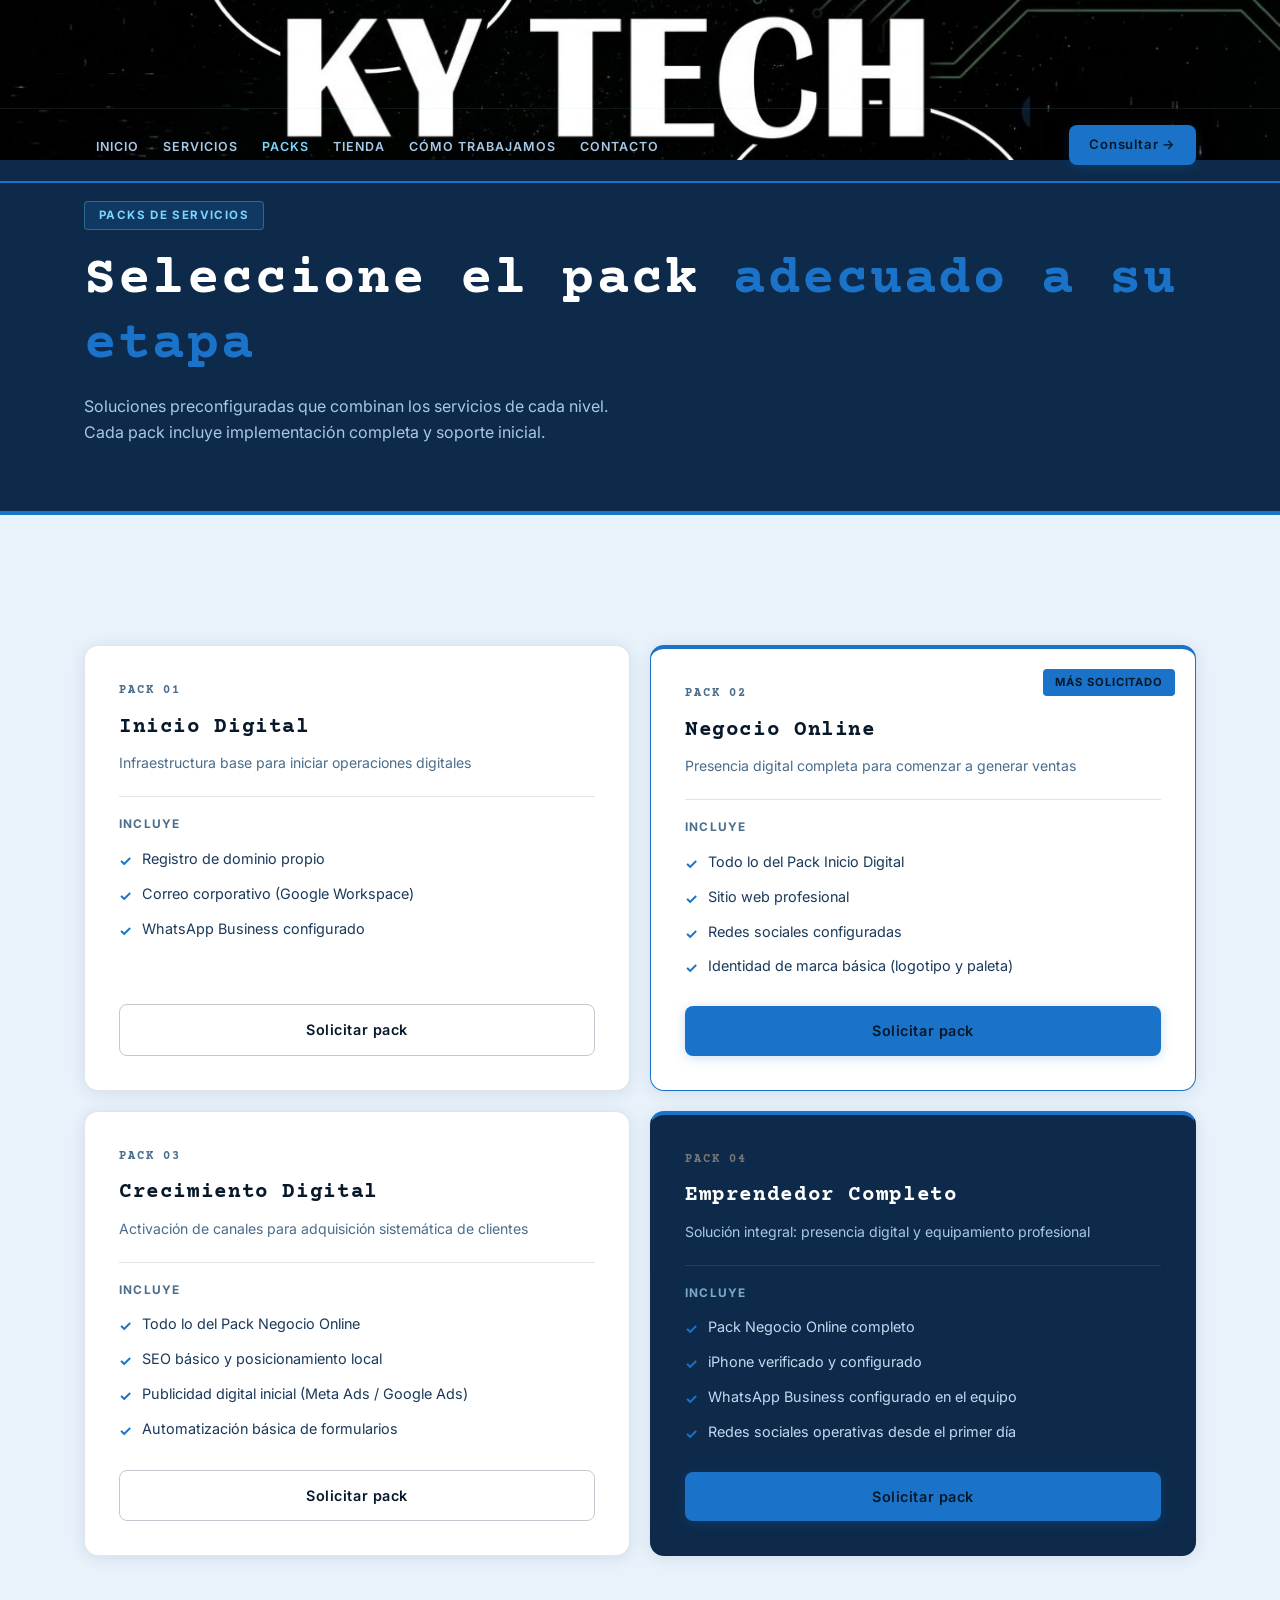
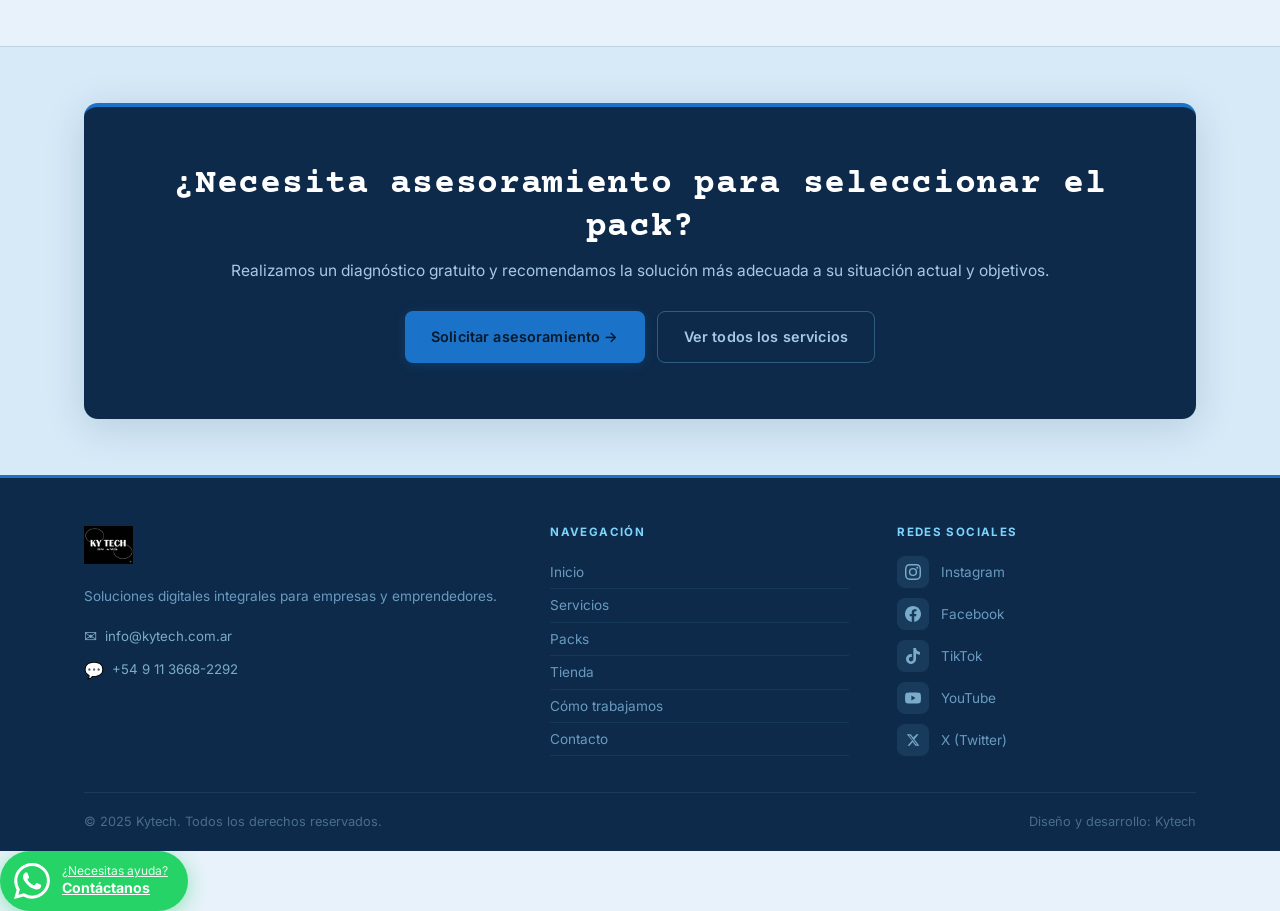
<file: packs.html>
<!DOCTYPE html>
<html lang="es">
<head>
  <meta charset="UTF-8" />
  <meta name="viewport" content="width=device-width, initial-scale=1.0" />
  <title>Packs – Kytech</title>
  <link rel="preconnect" href="https://fonts.googleapis.com" />
  <link rel="preconnect" href="https://fonts.gstatic.com" crossorigin />
  <link href="https://fonts.googleapis.com/css2?family=Courier+Prime:ital,wght@0,400;0,700;1,400&family=Inter:wght@300;400;500;600;700&display=swap" rel="stylesheet" />
  <link rel="stylesheet" href="style.css" />
  <style>
    .packs-grid { display: grid; grid-template-columns: repeat(2,1fr); gap: 20px; margin-top: 40px; }
    .pack-card {
      background: var(--surface); border: 1px solid var(--border);
      border-radius: var(--radius-lg); padding: 34px;
      display: flex; flex-direction: column;
      box-shadow: var(--shadow);
      transition: transform .25s, box-shadow .25s;
      position: relative; overflow: hidden;
    }
    .pack-card:hover { transform: translateY(-5px); box-shadow: var(--shadow-lg); }
    .pack-card.featured {
      border-top: 4px solid var(--accent);
      border-color: var(--accent);
    }
    .pack-card.dark-featured {
      background: var(--bg-dark);
      border-top: 4px solid var(--accent);
    }
    .pack-badge {
      position: absolute; top: 20px; right: 20px;
      background: var(--accent); color: var(--dark);
      font-size: .7rem; font-weight: 700;
      padding: 4px 12px; border-radius: 4px;
      letter-spacing: .08em; text-transform: uppercase;
    }
    .pack-num {
      font-family: var(--font-head); font-size: .78rem; font-weight: 700;
      letter-spacing: .15em; text-transform: uppercase;
      color: var(--muted); margin-bottom: 10px;
    }
    .dark-featured .pack-num { color: #888; }
    .pack-name { font-family: var(--font-head); font-size: 1.3rem; font-weight: 700; margin-bottom: 6px; color: var(--dark); letter-spacing: .03em; }
    .dark-featured .pack-name { color: var(--white); }
    .pack-tagline { color: var(--muted); font-size: .88rem; margin-bottom: 22px; }
    .dark-featured .pack-tagline { color: #a8c8e8; }
    .pack-divider { height: 1px; background: var(--border); margin-bottom: 18px; }
    .dark-featured .pack-divider { background: rgba(125,212,252,.12); }
    .pack-includes { font-size: .74rem; font-weight: 700; color: var(--muted); letter-spacing: .1em; text-transform: uppercase; margin-bottom: 12px; }
    .dark-featured .pack-includes { color: #7aacc9; }
    .pack-list { list-style: none; display: flex; flex-direction: column; gap: 9px; flex: 1; }
    .pack-list li { display: flex; align-items: flex-start; gap: 10px; font-size: .9rem; color: var(--text); }
    .dark-featured .pack-list li { color: #c0daf0; }
    .pack-list li::before { content: '✓'; color: var(--accent); font-weight: 700; flex-shrink: 0; margin-top: 2px; }
    .pack-cta { margin-top: 26px; }
    .pack-cta .btn { width: 100%; justify-content: center; letter-spacing: .04em; }

    @media (max-width: 800px) { .packs-grid { grid-template-columns: 1fr; } }
  </style>
</head>
<body>

<!-- LOGO BANNER -->
<div class="logo-banner">
  <a href="index.html"><img src="Baner.png" alt="Kytech Banner"></a>
</div>

<nav>
  <div class="container">
    <div class="nav-inner">
      <ul class="nav-links">
        <li>  <a href="index.html" class="logo-img" style="margin-bottom:8px;"><img src="Logo_KyTech.jpg" alt="Kytech" style="height:32px;filter:brightness(0) invert(1);"></a>
  <a href="index.html">Inicio</a></li>
        <li><a href="servicios.html">Servicios</a></li>
        <li><a href="packs.html" class="active">Packs</a></li>
        <li><a href="tienda.html">Tienda</a></li>
        <li><a href="como.html">Cómo trabajamos</a></li>
        <li><a href="contacto.html">Contacto</a></li>
      </ul>
      <div class="nav-cta">
        <a href="contacto.html" class="btn btn-primary" style="padding:9px 20px;font-size:.82rem;letter-spacing:.06em;">Consultar →</a>
        <button class="hamburger" id="hamburger"><span></span><span></span><span></span></button>
      </div>
    </div>
  </div>
</nav>
<div class="mobile-menu" id="mobile-menu">
  <a href="index.html">Inicio</a>
  <a href="servicios.html">Servicios</a>
  <a href="packs.html">Packs</a>
  <a href="tienda.html">Tienda</a>
  <a href="como.html">Cómo trabajamos</a>
  <a href="contacto.html">Contacto</a>
  <a href="contacto.html" class="btn btn-primary">Iniciar consulta →</a>
</div>

<div class="page-header">
  <div class="container">
    <div class="tag">Packs de servicios</div>
    <h1>Seleccione el pack <em>adecuado a su etapa</em></h1>
    <p>Soluciones preconfiguradas que combinan los servicios de cada nivel. Cada pack incluye implementación completa y soporte inicial.</p>
  </div>
</div>

<section class="section">
  <div class="container">
    <div class="packs-grid">

      <div class="pack-card fade-in">
        <div class="pack-num">Pack 01</div>
        <div class="pack-name">Inicio Digital</div>
        <div class="pack-tagline">Infraestructura base para iniciar operaciones digitales</div>
        <div class="pack-divider"></div>
        <div class="pack-includes">Incluye</div>
        <ul class="pack-list">
          <li>Registro de dominio propio</li>
          <li>Correo corporativo (Google Workspace)</li>
          <li>WhatsApp Business configurado</li>
        </ul>
        <div class="pack-cta"><a href="contacto.html" class="btn btn-outline">Solicitar pack</a></div>
      </div>

      <div class="pack-card featured fade-in">
        <div class="pack-badge">Más solicitado</div>
        <div class="pack-num">Pack 02</div>
        <div class="pack-name">Negocio Online</div>
        <div class="pack-tagline">Presencia digital completa para comenzar a generar ventas</div>
        <div class="pack-divider"></div>
        <div class="pack-includes">Incluye</div>
        <ul class="pack-list">
          <li>Todo lo del Pack Inicio Digital</li>
          <li>Sitio web profesional</li>
          <li>Redes sociales configuradas</li>
          <li>Identidad de marca básica (logotipo y paleta)</li>
        </ul>
        <div class="pack-cta"><a href="contacto.html" class="btn btn-primary">Solicitar pack</a></div>
      </div>

      <div class="pack-card fade-in">
        <div class="pack-num">Pack 03</div>
        <div class="pack-name">Crecimiento Digital</div>
        <div class="pack-tagline">Activación de canales para adquisición sistemática de clientes</div>
        <div class="pack-divider"></div>
        <div class="pack-includes">Incluye</div>
        <ul class="pack-list">
          <li>Todo lo del Pack Negocio Online</li>
          <li>SEO básico y posicionamiento local</li>
          <li>Publicidad digital inicial (Meta Ads / Google Ads)</li>
          <li>Automatización básica de formularios</li>
        </ul>
        <div class="pack-cta"><a href="contacto.html" class="btn btn-outline">Solicitar pack</a></div>
      </div>

      <div class="pack-card dark-featured fade-in">
        <div class="pack-num" style="color:#777;">Pack 04</div>
        <div class="pack-name">Emprendedor Completo</div>
        <div class="pack-tagline">Solución integral: presencia digital y equipamiento profesional</div>
        <div class="pack-divider"></div>
        <div class="pack-includes">Incluye</div>
        <ul class="pack-list">
          <li>Pack Negocio Online completo</li>
          <li>iPhone verificado y configurado</li>
          <li>WhatsApp Business configurado en el equipo</li>
          <li>Redes sociales operativas desde el primer día</li>
        </ul>
        <div class="pack-cta"><a href="contacto.html" class="btn btn-primary">Solicitar pack</a></div>
      </div>

    </div>
  </div>
</section>

<section class="section-sm" style="background:var(--surface2);border-top:1px solid var(--border);">
  <div class="container">
    <div class="cta-banner fade-in">
      <h2>¿Necesita asesoramiento para seleccionar el pack?</h2>
      <p>Realizamos un diagnóstico gratuito y recomendamos la solución más adecuada a su situación actual y objetivos.</p>
      <div class="cta-btns">
        <a href="contacto.html" class="btn btn-primary">Solicitar asesoramiento →</a>
        <a href="servicios.html" class="btn btn-outline" style="color:#a8c8e8;border-color:rgba(125,212,252,.3);">Ver todos los servicios</a>
      </div>
    </div>
  </div>
</section>

<footer>
  <div class="container">
    <div class="footer-top">
      <div class="footer-brand">
        <a href="index.html" class="footer-logo-img"><img src="Logo_KyTech.jpg" alt="Kytech"></a>
        <p>Soluciones digitales integrales para empresas y emprendedores.</p>
        <div class="footer-contact">
          <a href="mailto:info@kytech.com.ar"><span>✉️</span> info@kytech.com.ar</a>
          <a href="https://wa.me/5491136682292"><span>💬</span> +54 9 11 3668-2292</a>
        </div>
      </div>
      <div class="footer-nav">
        <h4>Navegación</h4>
        <a href="index.html">Inicio</a>
        <a href="servicios.html">Servicios</a>
        <a href="packs.html">Packs</a>
        <a href="tienda.html">Tienda</a>
        <a href="como.html">Cómo trabajamos</a>
        <a href="contacto.html">Contacto</a>
      </div>
      <div class="footer-social">
        <h4>Redes sociales</h4>
        <div class="social-icons">
          <a href="https://www.instagram.com/kyberkytech/" target="_blank" class="social-link">
            <div class="social-icon"><svg width="16" height="16" viewBox="0 0 24 24" xmlns="http://www.w3.org/2000/svg"><path d="M12 2.163c3.204 0 3.584.012 4.85.07 3.252.148 4.771 1.691 4.919 4.919.058 1.265.069 1.645.069 4.849 0 3.205-.012 3.584-.069 4.849-.149 3.225-1.664 4.771-4.919 4.919-1.266.058-1.644.07-4.85.07-3.204 0-3.584-.012-4.849-.07-3.26-.149-4.771-1.699-4.919-4.92-.058-1.265-.07-1.644-.07-4.849 0-3.204.013-3.583.07-4.849.149-3.227 1.664-4.771 4.919-4.919 1.266-.057 1.645-.069 4.849-.069zM12 0C8.741 0 8.333.014 7.053.072 2.695.272.273 2.69.073 7.052.014 8.333 0 8.741 0 12c0 3.259.014 3.668.072 4.948.2 4.358 2.618 6.78 6.98 6.98C8.333 23.986 8.741 24 12 24c3.259 0 3.668-.014 4.948-.072 4.354-.2 6.782-2.618 6.979-6.98.059-1.28.073-1.689.073-4.948 0-3.259-.014-3.667-.072-4.947-.196-4.354-2.617-6.78-6.979-6.98C15.668.014 15.259 0 12 0zm0 5.838a6.162 6.162 0 100 12.324 6.162 6.162 0 000-12.324zM12 16a4 4 0 110-8 4 4 0 010 8zm6.406-11.845a1.44 1.44 0 100 2.881 1.44 1.44 0 000-2.881z"/></svg></div>
            Instagram
          </a>
          <a href="https://www.facebook.com/profile.php?id=61588378361395" target="_blank" class="social-link">
            <div class="social-icon"><svg width="16" height="16" viewBox="0 0 24 24" xmlns="http://www.w3.org/2000/svg"><path d="M24 12.073c0-6.627-5.373-12-12-12s-12 5.373-12 12c0 5.99 4.388 10.954 10.125 11.854v-8.385H7.078v-3.47h3.047V9.43c0-3.007 1.792-4.669 4.533-4.669 1.312 0 2.686.235 2.686.235v2.953H15.83c-1.491 0-1.956.925-1.956 1.874v2.25h3.328l-.532 3.47h-2.796v8.385C19.612 23.027 24 18.062 24 12.073z"/></svg></div>
            Facebook
          </a>
          <a href="https://www.tiktok.com/@kytech_ok" target="_blank" class="social-link">
            <div class="social-icon"><svg width="16" height="16" viewBox="0 0 24 24" xmlns="http://www.w3.org/2000/svg"><path d="M12.525.02c1.31-.02 2.61-.01 3.91-.02.08 1.53.63 3.09 1.75 4.17 1.12 1.11 2.7 1.62 4.24 1.79v4.03c-1.44-.05-2.89-.35-4.2-.97-.57-.26-1.1-.59-1.62-.93-.01 2.92.01 5.84-.02 8.75-.08 1.4-.54 2.79-1.35 3.94-1.31 1.92-3.58 3.17-5.91 3.21-1.43.08-2.86-.31-4.08-1.03-2.02-1.19-3.44-3.37-3.65-5.71-.02-.5-.03-1-.01-1.49.18-1.9 1.12-3.72 2.58-4.96 1.66-1.44 3.98-2.13 6.15-1.72.02 1.48-.04 2.96-.04 4.44-.99-.32-2.15-.23-3.02.37-.63.41-1.11 1.04-1.36 1.75-.21.51-.15 1.07-.14 1.61.24 1.64 1.82 3.02 3.5 2.87 1.12-.01 2.19-.66 2.77-1.61.19-.33.4-.67.41-1.06.1-1.79.06-3.57.07-5.36.01-4.03-.01-8.05.02-12.07z"/></svg></div>
            TikTok
          </a>
          <a href="https://www.youtube.com/@KyTech_Ok" target="_blank" class="social-link">
            <div class="social-icon"><svg width="16" height="16" viewBox="0 0 24 24" xmlns="http://www.w3.org/2000/svg"><path d="M23.495 6.205a3.007 3.007 0 00-2.088-2.088c-1.87-.501-9.396-.501-9.396-.501s-7.507-.01-9.396.501A3.007 3.007 0 00.527 6.205a31.247 31.247 0 00-.522 5.805 31.247 31.247 0 00.522 5.783 3.007 3.007 0 002.088 2.088c1.868.502 9.396.502 9.396.502s7.506 0 9.396-.502a3.007 3.007 0 002.088-2.088 31.247 31.247 0 00.5-5.783 31.247 31.247 0 00-.5-5.805zM9.609 15.601V8.408l6.264 3.602z"/></svg></div>
            YouTube
          </a>
          <a href="https://x.com/KyTech_Ok" target="_blank" class="social-link">
            <div class="social-icon"><svg width="14" height="14" viewBox="0 0 24 24" xmlns="http://www.w3.org/2000/svg"><path d="M18.244 2.25h3.308l-7.227 8.26 8.502 11.24H16.17l-4.714-6.231-5.401 6.231H2.743l7.73-8.835L1.254 2.25H8.08l4.253 5.622zm-1.161 17.52h1.833L7.084 4.126H5.117z"/></svg></div>
            X (Twitter)
          </a>
        </div>
      </div>
    </div>
    <div class="footer-bottom">
      <p class="footer-copy">© 2025 Kytech. Todos los derechos reservados.</p>
      <p class="footer-copy">Diseño y desarrollo: Kytech</p>
    </div>
  </div>
</footer>


<script>
  const hamburger = document.getElementById('hamburger');
  const mobileMenu = document.getElementById('mobile-menu');
  hamburger.addEventListener('click', () => mobileMenu.classList.toggle('open'));
  mobileMenu.querySelectorAll('a').forEach(a => a.addEventListener('click', () => mobileMenu.classList.remove('open')));
  const obs = new IntersectionObserver(entries => entries.forEach(e => { if(e.isIntersecting){ e.target.classList.add('visible'); obs.unobserve(e.target); } }), { threshold: 0.1 });
  document.querySelectorAll('.fade-in').forEach(f => obs.observe(f));
</script>
<a href="https://wa.me/5491136682292?text=Hola%2C%20necesito%20ayuda" target="_blank" class="wa-float" aria-label="Contactar por WhatsApp">
  <div class="wa-float-icon">
    <svg viewBox="0 0 24 24" xmlns="http://www.w3.org/2000/svg"><path d="M17.472 14.382c-.297-.149-1.758-.867-2.03-.967-.273-.099-.471-.148-.67.15-.197.297-.767.966-.94 1.164-.173.199-.347.223-.644.075-.297-.15-1.255-.463-2.39-1.475-.883-.788-1.48-1.761-1.653-2.059-.173-.297-.018-.458.13-.606.134-.133.298-.347.446-.52.149-.174.198-.298.298-.497.099-.198.05-.371-.025-.52-.075-.149-.669-1.612-.916-2.207-.242-.579-.487-.5-.669-.51-.173-.008-.371-.01-.57-.01-.198 0-.52.074-.792.372-.272.297-1.04 1.016-1.04 2.479 0 1.462 1.065 2.875 1.213 3.074.149.198 2.096 3.2 5.077 4.487.709.306 1.262.489 1.694.625.712.227 1.36.195 1.871.118.571-.085 1.758-.719 2.006-1.413.248-.694.248-1.289.173-1.413-.074-.124-.272-.198-.57-.347m-5.421 7.403h-.004a9.87 9.87 0 01-5.031-1.378l-.361-.214-3.741.982.998-3.648-.235-.374a9.86 9.86 0 01-1.51-5.26c.001-5.45 4.436-9.884 9.888-9.884 2.64 0 5.122 1.03 6.988 2.898a9.825 9.825 0 012.893 6.994c-.003 5.45-4.437 9.884-9.885 9.884m8.413-18.297A11.815 11.815 0 0012.05 0C5.495 0 .16 5.335.157 11.892c0 2.096.547 4.142 1.588 5.945L.057 24l6.305-1.654a11.882 11.882 0 005.683 1.448h.005c6.554 0 11.89-5.335 11.893-11.893a11.821 11.821 0 00-3.48-8.413z"/></svg>
  </div>
  <div class="wa-float-text">
    <span class="wa-top">¿Necesitas ayuda?</span>
    <span class="wa-bottom">Contáctanos</span>
  </div>
</a>
</body>
</html>
</file>
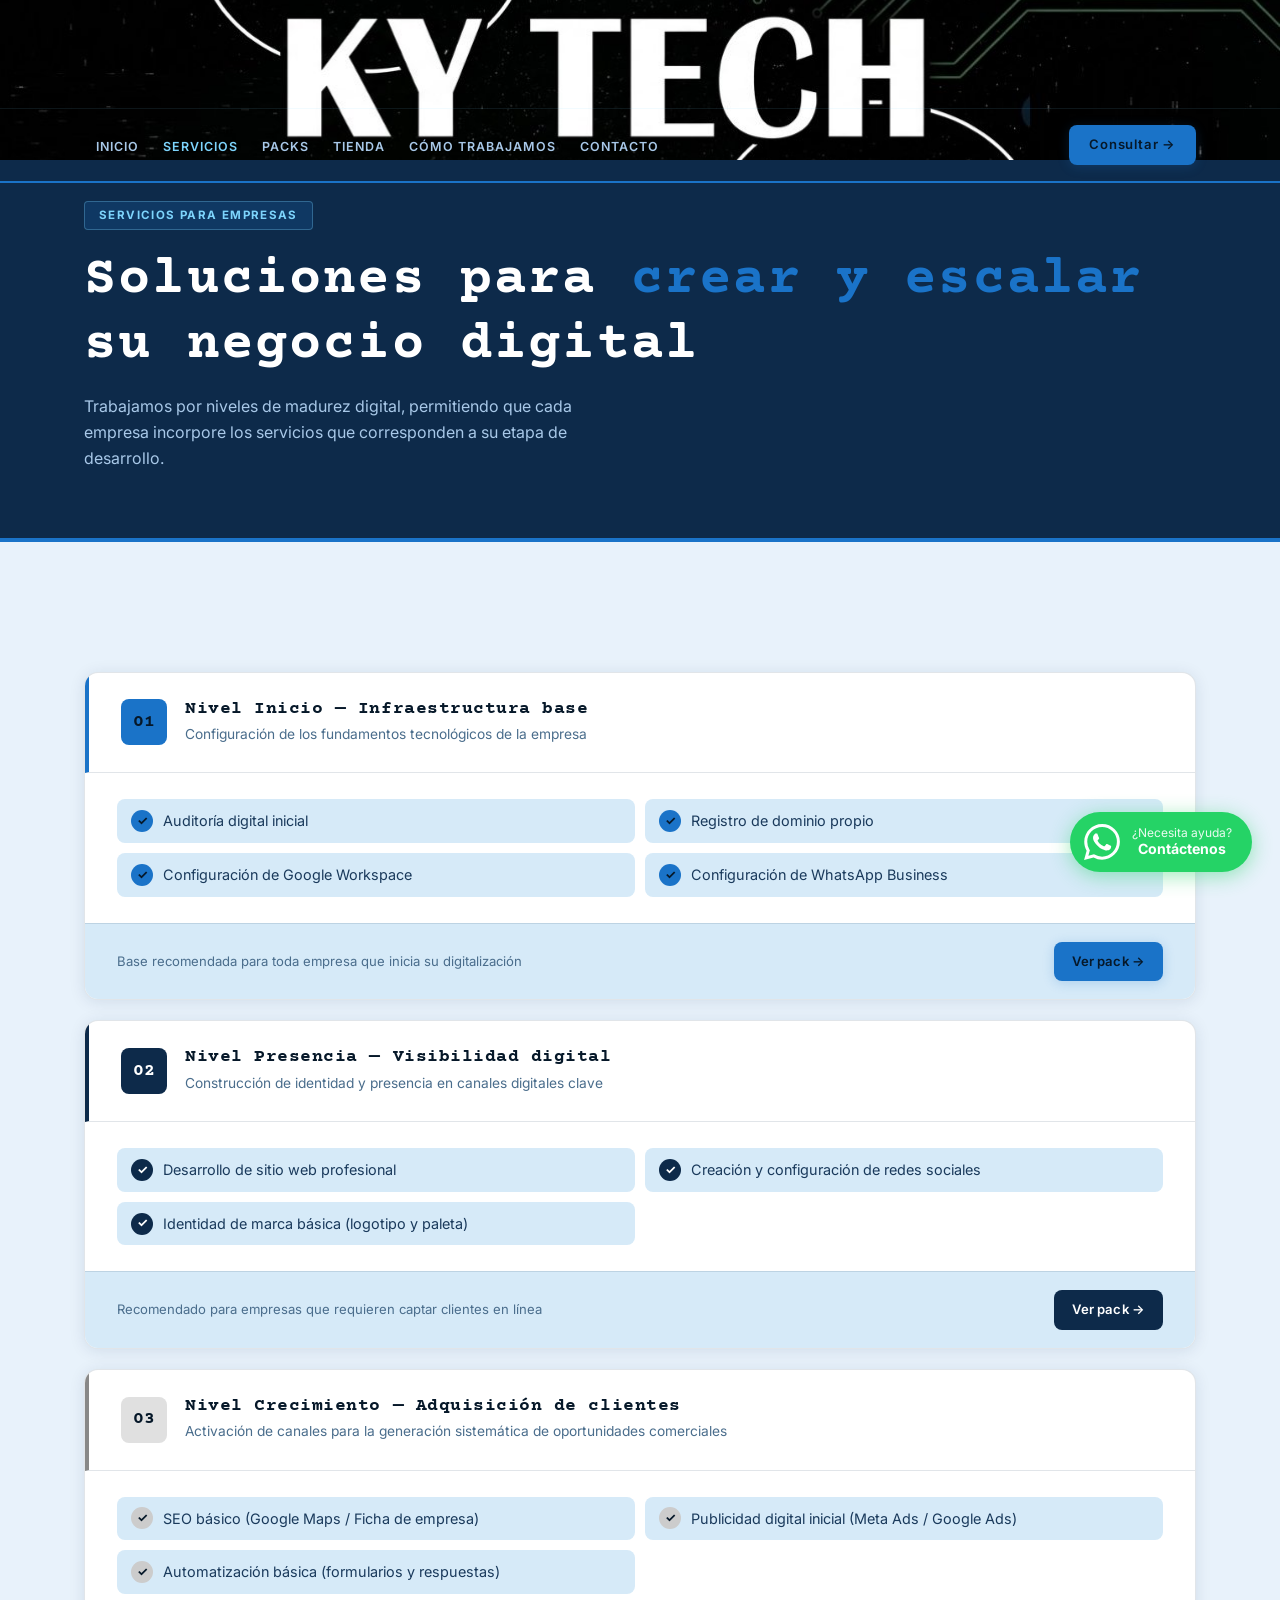
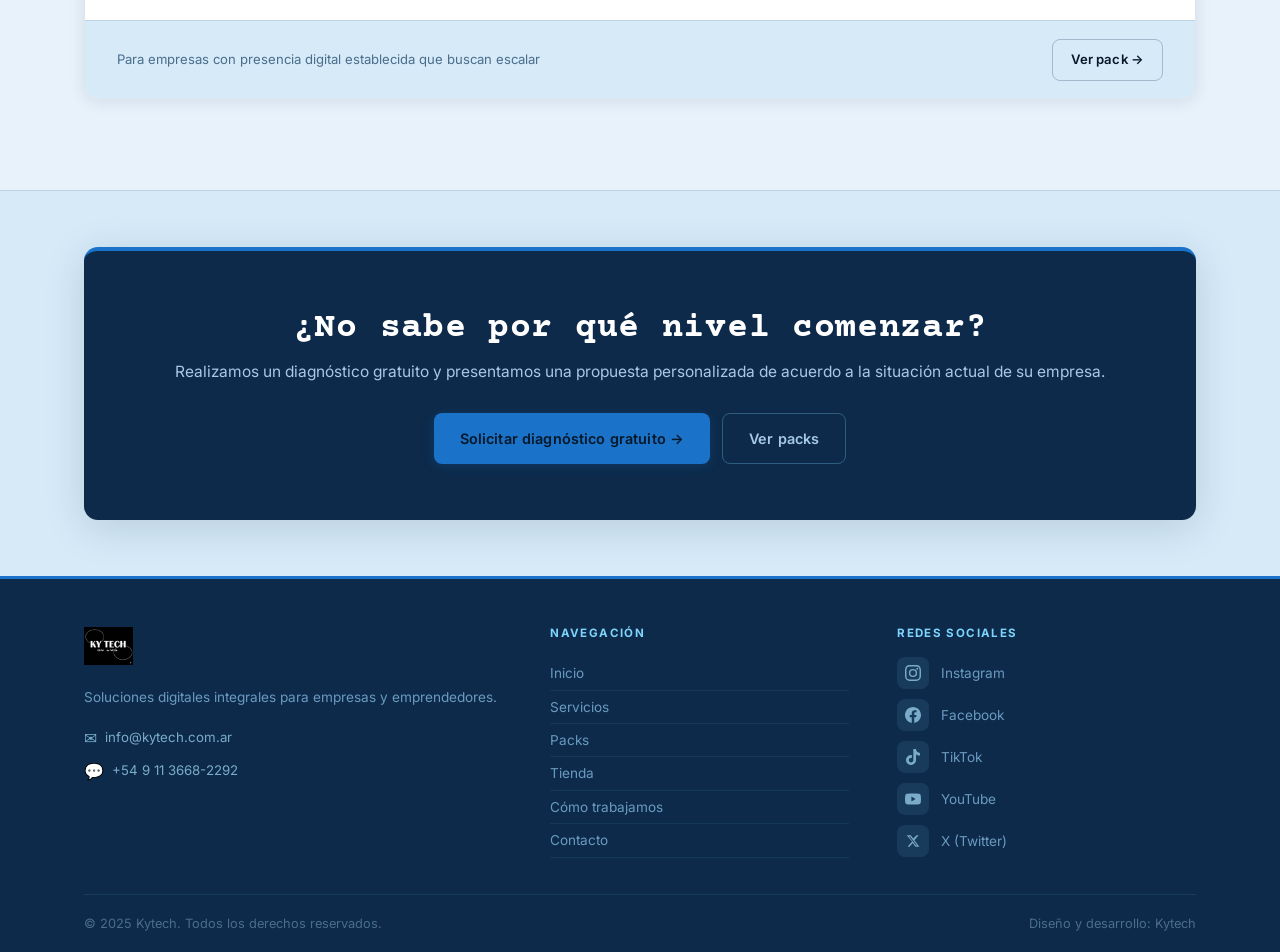
<file: servicios.html>
<!DOCTYPE html>
<html lang="es">
<head>
  <meta charset="UTF-8" />
  <meta name="viewport" content="width=device-width, initial-scale=1.0" />
  <title>Servicios – Kytech</title>
  <link rel="preconnect" href="https://fonts.googleapis.com" />
  <link rel="preconnect" href="https://fonts.gstatic.com" crossorigin />
  <link href="https://fonts.googleapis.com/css2?family=Courier+Prime:ital,wght@0,400;0,700;1,400&family=Inter:wght@300;400;500;600;700&display=swap" rel="stylesheet" />
  <link rel="stylesheet" href="style.css" />
  <style>
    .nivel-grid { display: flex; flex-direction: column; gap: 20px; margin-top: 40px; }
    .nivel-card {
      background: var(--surface); border: 1px solid var(--border);
      border-radius: var(--radius-lg); overflow: hidden;
      box-shadow: var(--shadow);
      transition: box-shadow .25s, transform .25s;
    }
    .nivel-card:hover { transform: translateY(-3px); box-shadow: var(--shadow-lg); }
    .nivel-header {
      display: flex; align-items: center; gap: 18px;
      padding: 26px 32px; border-bottom: 1px solid var(--border);
    }
    .n1 .nivel-header { border-left: 4px solid var(--accent); }
    .n2 .nivel-header { border-left: 4px solid var(--bg-dark); }
    .n3 .nivel-header { border-left: 4px solid #888; }
    .nivel-num {
      width: 46px; height: 46px; border-radius: var(--radius);
      display: flex; align-items: center; justify-content: center;
      font-family: var(--font-head); font-size: 1.1rem; font-weight: 700; flex-shrink: 0;
    }
    .n1 .nivel-num { background: var(--accent); color: var(--dark); }
    .n2 .nivel-num { background: var(--bg-dark); color: var(--white); }
    .n3 .nivel-num { background: #e0e0e0; color: var(--dark); }
    .nivel-head-text h3 { font-size: 1.1rem; font-weight: 700; color: var(--dark); font-family: var(--font-head); letter-spacing: .03em; }
    .nivel-head-text span { font-size: .86rem; color: var(--muted); font-family: var(--font-body); }
    .nivel-body { padding: 26px 32px; }
    .nivel-items { list-style: none; display: grid; grid-template-columns: 1fr 1fr; gap: 10px; }
    .nivel-items li {
      display: flex; align-items: center; gap: 10px;
      font-size: .9rem; color: var(--text);
      padding: 10px 14px;
      background: var(--surface2); border-radius: var(--radius);
    }
    .nivel-items li::before {
      content: '✓';
      display: flex; align-items: center; justify-content: center;
      width: 22px; height: 22px; border-radius: 50%; flex-shrink: 0;
      font-size: .78rem; font-weight: 700;
    }
    .n1 .nivel-items li::before { background: var(--accent); color: var(--dark); }
    .n2 .nivel-items li::before { background: var(--bg-dark); color: var(--white); }
    .n3 .nivel-items li::before { background: #ccc; color: var(--dark); }
    .nivel-footer {
      padding: 18px 32px; border-top: 1px solid var(--border);
      display: flex; justify-content: space-between; align-items: center;
      background: var(--surface2);
    }
    .nivel-footer p { font-size: .82rem; color: var(--muted); }

    @media (max-width: 680px) {
      .nivel-items { grid-template-columns: 1fr; }
      .nivel-header, .nivel-body, .nivel-footer { padding-left: 18px; padding-right: 18px; }
    }
  </style>
</head>
<body>

<!-- LOGO BANNER -->
<div class="logo-banner">
  <a href="index.html"><img src="Baner.png" alt="Kytech Banner"></a>
</div>

<nav>
  <div class="container">
    <div class="nav-inner">
      <ul class="nav-links">
        <li>  <a href="index.html" class="logo-img" style="margin-bottom:8px;"><img src="Logo_KyTech.jpg" alt="Kytech" style="height:32px;filter:brightness(0) invert(1);"></a>
  <a href="index.html">Inicio</a></li>
        <li><a href="servicios.html" class="active">Servicios</a></li>
        <li><a href="packs.html">Packs</a></li>
        <li><a href="tienda.html">Tienda</a></li>
        <li><a href="como.html">Cómo trabajamos</a></li>
        <li><a href="contacto.html">Contacto</a></li>
      </ul>
      <div class="nav-cta">
        <a href="contacto.html" class="btn btn-primary" style="padding:9px 20px;font-size:.82rem;letter-spacing:.06em;">Consultar →</a>
        <button class="hamburger" id="hamburger"><span></span><span></span><span></span></button>
      </div>
    </div>
  </div>
</nav>
<div class="mobile-menu" id="mobile-menu">
  <a href="index.html">Inicio</a>
  <a href="servicios.html">Servicios</a>
  <a href="packs.html">Packs</a>
  <a href="tienda.html">Tienda</a>
  <a href="como.html">Cómo trabajamos</a>
  <a href="contacto.html">Contacto</a>
  <a href="contacto.html" class="btn btn-primary">Iniciar consulta →</a>
</div>

<div class="page-header">
  <div class="container">
    <div class="tag">Servicios para empresas</div>
    <h1>Soluciones para <em>crear y escalar</em> su negocio digital</h1>
    <p>Trabajamos por niveles de madurez digital, permitiendo que cada empresa incorpore los servicios que corresponden a su etapa de desarrollo.</p>
  </div>
</div>

<section class="section">
  <div class="container">
    <div class="nivel-grid">

      <div class="nivel-card n1 fade-in">
        <div class="nivel-header">
          <div class="nivel-num">01</div>
          <div class="nivel-head-text">
            <h3>Nivel Inicio — Infraestructura base</h3>
            <span>Configuración de los fundamentos tecnológicos de la empresa</span>
          </div>
        </div>
        <div class="nivel-body">
          <ul class="nivel-items">
            <li>Auditoría digital inicial</li>
            <li>Registro de dominio propio</li>
            <li>Configuración de Google Workspace</li>
            <li>Configuración de WhatsApp Business</li>
          </ul>
        </div>
        <div class="nivel-footer">
          <p>Base recomendada para toda empresa que inicia su digitalización</p>
          <a href="packs.html" class="btn btn-primary" style="font-size:.82rem;padding:9px 18px;">Ver pack →</a>
        </div>
      </div>

      <div class="nivel-card n2 fade-in">
        <div class="nivel-header">
          <div class="nivel-num">02</div>
          <div class="nivel-head-text">
            <h3>Nivel Presencia — Visibilidad digital</h3>
            <span>Construcción de identidad y presencia en canales digitales clave</span>
          </div>
        </div>
        <div class="nivel-body">
          <ul class="nivel-items">
            <li>Desarrollo de sitio web profesional</li>
            <li>Creación y configuración de redes sociales</li>
            <li>Identidad de marca básica (logotipo y paleta)</li>
          </ul>
        </div>
        <div class="nivel-footer">
          <p>Recomendado para empresas que requieren captar clientes en línea</p>
          <a href="packs.html" class="btn btn-dark" style="font-size:.82rem;padding:9px 18px;">Ver pack →</a>
        </div>
      </div>

      <div class="nivel-card n3 fade-in">
        <div class="nivel-header">
          <div class="nivel-num">03</div>
          <div class="nivel-head-text">
            <h3>Nivel Crecimiento — Adquisición de clientes</h3>
            <span>Activación de canales para la generación sistemática de oportunidades comerciales</span>
          </div>
        </div>
        <div class="nivel-body">
          <ul class="nivel-items">
            <li>SEO básico (Google Maps / Ficha de empresa)</li>
            <li>Publicidad digital inicial (Meta Ads / Google Ads)</li>
            <li>Automatización básica (formularios y respuestas)</li>
          </ul>
        </div>
        <div class="nivel-footer">
          <p>Para empresas con presencia digital establecida que buscan escalar</p>
          <a href="packs.html" class="btn btn-outline" style="font-size:.82rem;padding:9px 18px;">Ver pack →</a>
        </div>
      </div>

    </div>
  </div>
</section>

<section class="section-sm" style="background:var(--surface2);border-top:1px solid var(--border);">
  <div class="container">
    <div class="cta-banner fade-in">
      <h2>¿No sabe por qué nivel comenzar?</h2>
      <p>Realizamos un diagnóstico gratuito y presentamos una propuesta personalizada de acuerdo a la situación actual de su empresa.</p>
      <div class="cta-btns">
        <a href="contacto.html" class="btn btn-primary">Solicitar diagnóstico gratuito →</a>
        <a href="packs.html" class="btn btn-outline" style="color:#a8c8e8;border-color:rgba(125,212,252,.3);">Ver packs</a>
      </div>
    </div>
  </div>
</section>

<footer>
  <div class="container">
    <div class="footer-top">
      <div class="footer-brand">
        <a href="index.html" class="footer-logo-img"><img src="Logo_KyTech.jpg" alt="Kytech"></a>
        <p>Soluciones digitales integrales para empresas y emprendedores.</p>
        <div class="footer-contact">
          <a href="mailto:info@kytech.com.ar"><span>✉️</span> info@kytech.com.ar</a>
          <a href="https://wa.me/5491136682292"><span>💬</span> +54 9 11 3668-2292</a>
        </div>
      </div>
      <div class="footer-nav">
        <h4>Navegación</h4>
        <a href="index.html">Inicio</a>
        <a href="servicios.html">Servicios</a>
        <a href="packs.html">Packs</a>
        <a href="tienda.html">Tienda</a>
        <a href="como.html">Cómo trabajamos</a>
        <a href="contacto.html">Contacto</a>
      </div>
      <div class="footer-social">
        <h4>Redes sociales</h4>
        <div class="social-icons">
          <a href="https://www.instagram.com/kyberkytech/" target="_blank" class="social-link">
            <div class="social-icon"><svg width="16" height="16" viewBox="0 0 24 24" xmlns="http://www.w3.org/2000/svg"><path d="M12 2.163c3.204 0 3.584.012 4.85.07 3.252.148 4.771 1.691 4.919 4.919.058 1.265.069 1.645.069 4.849 0 3.205-.012 3.584-.069 4.849-.149 3.225-1.664 4.771-4.919 4.919-1.266.058-1.644.07-4.85.07-3.204 0-3.584-.012-4.849-.07-3.26-.149-4.771-1.699-4.919-4.92-.058-1.265-.07-1.644-.07-4.849 0-3.204.013-3.583.07-4.849.149-3.227 1.664-4.771 4.919-4.919 1.266-.057 1.645-.069 4.849-.069zM12 0C8.741 0 8.333.014 7.053.072 2.695.272.273 2.69.073 7.052.014 8.333 0 8.741 0 12c0 3.259.014 3.668.072 4.948.2 4.358 2.618 6.78 6.98 6.98C8.333 23.986 8.741 24 12 24c3.259 0 3.668-.014 4.948-.072 4.354-.2 6.782-2.618 6.979-6.98.059-1.28.073-1.689.073-4.948 0-3.259-.014-3.667-.072-4.947-.196-4.354-2.617-6.78-6.979-6.98C15.668.014 15.259 0 12 0zm0 5.838a6.162 6.162 0 100 12.324 6.162 6.162 0 000-12.324zM12 16a4 4 0 110-8 4 4 0 010 8zm6.406-11.845a1.44 1.44 0 100 2.881 1.44 1.44 0 000-2.881z"/></svg></div>
            Instagram
          </a>
          <a href="https://www.facebook.com/profile.php?id=61588378361395" target="_blank" class="social-link">
            <div class="social-icon"><svg width="16" height="16" viewBox="0 0 24 24" xmlns="http://www.w3.org/2000/svg"><path d="M24 12.073c0-6.627-5.373-12-12-12s-12 5.373-12 12c0 5.99 4.388 10.954 10.125 11.854v-8.385H7.078v-3.47h3.047V9.43c0-3.007 1.792-4.669 4.533-4.669 1.312 0 2.686.235 2.686.235v2.953H15.83c-1.491 0-1.956.925-1.956 1.874v2.25h3.328l-.532 3.47h-2.796v8.385C19.612 23.027 24 18.062 24 12.073z"/></svg></div>
            Facebook
          </a>
          <a href="https://www.tiktok.com/@kytech_ok" target="_blank" class="social-link">
            <div class="social-icon"><svg width="16" height="16" viewBox="0 0 24 24" xmlns="http://www.w3.org/2000/svg"><path d="M12.525.02c1.31-.02 2.61-.01 3.91-.02.08 1.53.63 3.09 1.75 4.17 1.12 1.11 2.7 1.62 4.24 1.79v4.03c-1.44-.05-2.89-.35-4.2-.97-.57-.26-1.1-.59-1.62-.93-.01 2.92.01 5.84-.02 8.75-.08 1.4-.54 2.79-1.35 3.94-1.31 1.92-3.58 3.17-5.91 3.21-1.43.08-2.86-.31-4.08-1.03-2.02-1.19-3.44-3.37-3.65-5.71-.02-.5-.03-1-.01-1.49.18-1.9 1.12-3.72 2.58-4.96 1.66-1.44 3.98-2.13 6.15-1.72.02 1.48-.04 2.96-.04 4.44-.99-.32-2.15-.23-3.02.37-.63.41-1.11 1.04-1.36 1.75-.21.51-.15 1.07-.14 1.61.24 1.64 1.82 3.02 3.5 2.87 1.12-.01 2.19-.66 2.77-1.61.19-.33.4-.67.41-1.06.1-1.79.06-3.57.07-5.36.01-4.03-.01-8.05.02-12.07z"/></svg></div>
            TikTok
          </a>
          <a href="https://www.youtube.com/@KyTech_Ok" target="_blank" class="social-link">
            <div class="social-icon"><svg width="16" height="16" viewBox="0 0 24 24" xmlns="http://www.w3.org/2000/svg"><path d="M23.495 6.205a3.007 3.007 0 00-2.088-2.088c-1.87-.501-9.396-.501-9.396-.501s-7.507-.01-9.396.501A3.007 3.007 0 00.527 6.205a31.247 31.247 0 00-.522 5.805 31.247 31.247 0 00.522 5.783 3.007 3.007 0 002.088 2.088c1.868.502 9.396.502 9.396.502s7.506 0 9.396-.502a3.007 3.007 0 002.088-2.088 31.247 31.247 0 00.5-5.783 31.247 31.247 0 00-.5-5.805zM9.609 15.601V8.408l6.264 3.602z"/></svg></div>
            YouTube
          </a>
          <a href="https://x.com/KyTech_Ok" target="_blank" class="social-link">
            <div class="social-icon"><svg width="14" height="14" viewBox="0 0 24 24" xmlns="http://www.w3.org/2000/svg"><path d="M18.244 2.25h3.308l-7.227 8.26 8.502 11.24H16.17l-4.714-6.231-5.401 6.231H2.743l7.73-8.835L1.254 2.25H8.08l4.253 5.622zm-1.161 17.52h1.833L7.084 4.126H5.117z"/></svg></div>
            X (Twitter)
          </a>
        </div>
      </div>
    </div>
    <div class="footer-bottom">
      <p class="footer-copy">© 2025 Kytech. Todos los derechos reservados.</p>
      <p class="footer-copy">Diseño y desarrollo: Kytech</p>
    </div>
  </div>
</footer>


<script>
  const hamburger = document.getElementById('hamburger');
  const mobileMenu = document.getElementById('mobile-menu');
  hamburger.addEventListener('click', () => mobileMenu.classList.toggle('open'));
  mobileMenu.querySelectorAll('a').forEach(a => a.addEventListener('click', () => mobileMenu.classList.remove('open')));
  const obs = new IntersectionObserver(entries => entries.forEach(e => { if(e.isIntersecting){ e.target.classList.add('visible'); obs.unobserve(e.target); } }), { threshold: 0.1 });
  document.querySelectorAll('.fade-in').forEach(f => obs.observe(f));

  // WhatsApp menu
  function toggleWaMenu(e) {
    e.stopPropagation();
    const menu = document.getElementById('waMenu');
    menu.classList.toggle('open');
  }
  document.addEventListener('click', function(e) {
    const wrapper = document.getElementById('waWrapper');
    if (wrapper && !wrapper.contains(e.target)) {
      document.getElementById('waMenu').classList.remove('open');
    }
  });

</script>
<!-- WhatsApp flotante con menú de opciones -->
<div class="wa-wrapper" id="waWrapper">

  <!-- Menú de opciones -->
  <div class="wa-menu" id="waMenu">
    <div class="wa-menu-header">
      <span>¿En qué podemos ayudarle?</span>
      <button class="wa-close" onclick="toggleWaMenu(event)">✕</button>
    </div>
    <a class="wa-option" href="https://wa.me/5491136682292?text=Hola%2C%20me%20interesa%20iniciar%20mi%20negocio%20digital%20desde%20cero.%20%C2%BFPodr%C3%ADan%20asesorarme%3F" target="_blank">
      <span class="wa-opt-icon">🚀</span>
      <div>
        <strong>Quiero iniciar mi negocio digital</strong>
        <small>Consulta sobre servicios y packs</small>
      </div>
    </a>
    <a class="wa-option" href="https://wa.me/5491136682292?text=Hola%2C%20estoy%20interesado%20en%20adquirir%20un%20iPhone.%20%C2%BFQu%C3%A9%20equipos%20tienen%20disponibles%3F" target="_blank">
      <span class="wa-opt-icon">📱</span>
      <div>
        <strong>Consulta sobre iPhones</strong>
        <small>Stock, precios y especificaciones</small>
      </div>
    </a>
    <a class="wa-option" href="https://wa.me/5491136682292?text=Hola%2C%20quisiera%20obtener%20un%20diagn%C3%B3stico%20digital%20gratuito%20para%20mi%20empresa." target="_blank">
      <span class="wa-opt-icon">🔍</span>
      <div>
        <strong>Solicitar diagnóstico gratuito</strong>
        <small>Evaluación de su presencia digital</small>
      </div>
    </a>
    <a class="wa-option" href="https://wa.me/5491136682292?text=Hola%2C%20ya%20soy%20cliente%20de%20Kytech%20y%20necesito%20soporte%20t%C3%A9cnico." target="_blank">
      <span class="wa-opt-icon">🛠️</span>
      <div>
        <strong>Soporte técnico</strong>
        <small>Asistencia para clientes actuales</small>
      </div>
    </a>
    <a class="wa-option" href="https://wa.me/5491136682292?text=Hola%2C%20tengo%20una%20consulta%20general%20sobre%20los%20servicios%20de%20Kytech." target="_blank">
      <span class="wa-opt-icon">💬</span>
      <div>
        <strong>Consulta general</strong>
        <small>Otra consulta o información</small>
      </div>
    </a>
  </div>

  <!-- Botón flotante -->
  <button class="wa-float" onclick="toggleWaMenu(event)" aria-label="Contactar por WhatsApp">
    <div class="wa-float-icon">
      <svg viewBox="0 0 24 24" xmlns="http://www.w3.org/2000/svg"><path d="M17.472 14.382c-.297-.149-1.758-.867-2.03-.967-.273-.099-.471-.148-.67.15-.197.297-.767.966-.94 1.164-.173.199-.347.223-.644.075-.297-.15-1.255-.463-2.39-1.475-.883-.788-1.48-1.761-1.653-2.059-.173-.297-.018-.458.13-.606.134-.133.298-.347.446-.52.149-.174.198-.298.298-.497.099-.198.05-.371-.025-.52-.075-.149-.669-1.612-.916-2.207-.242-.579-.487-.5-.669-.51-.173-.008-.371-.01-.57-.01-.198 0-.52.074-.792.372-.272.297-1.04 1.016-1.04 2.479 0 1.462 1.065 2.875 1.213 3.074.149.198 2.096 3.2 5.077 4.487.709.306 1.262.489 1.694.625.712.227 1.36.195 1.871.118.571-.085 1.758-.719 2.006-1.413.248-.694.248-1.289.173-1.413-.074-.124-.272-.198-.57-.347m-5.421 7.403h-.004a9.87 9.87 0 01-5.031-1.378l-.361-.214-3.741.982.998-3.648-.235-.374a9.86 9.86 0 01-1.51-5.26c.001-5.45 4.436-9.884 9.888-9.884 2.64 0 5.122 1.03 6.988 2.898a9.825 9.825 0 012.893 6.994c-.003 5.45-4.437 9.884-9.885 9.884m8.413-18.297A11.815 11.815 0 0012.05 0C5.495 0 .16 5.335.157 11.892c0 2.096.547 4.142 1.588 5.945L.057 24l6.305-1.654a11.882 11.882 0 005.683 1.448h.005c6.554 0 11.89-5.335 11.893-11.893a11.821 11.821 0 00-3.48-8.413z"/></svg>
    </div>
    <div class="wa-float-text">
      <span class="wa-top">¿Necesita ayuda?</span>
      <span class="wa-bottom">Contáctenos</span>
    </div>
  </button>

</div>

</body>
</html>
</file>
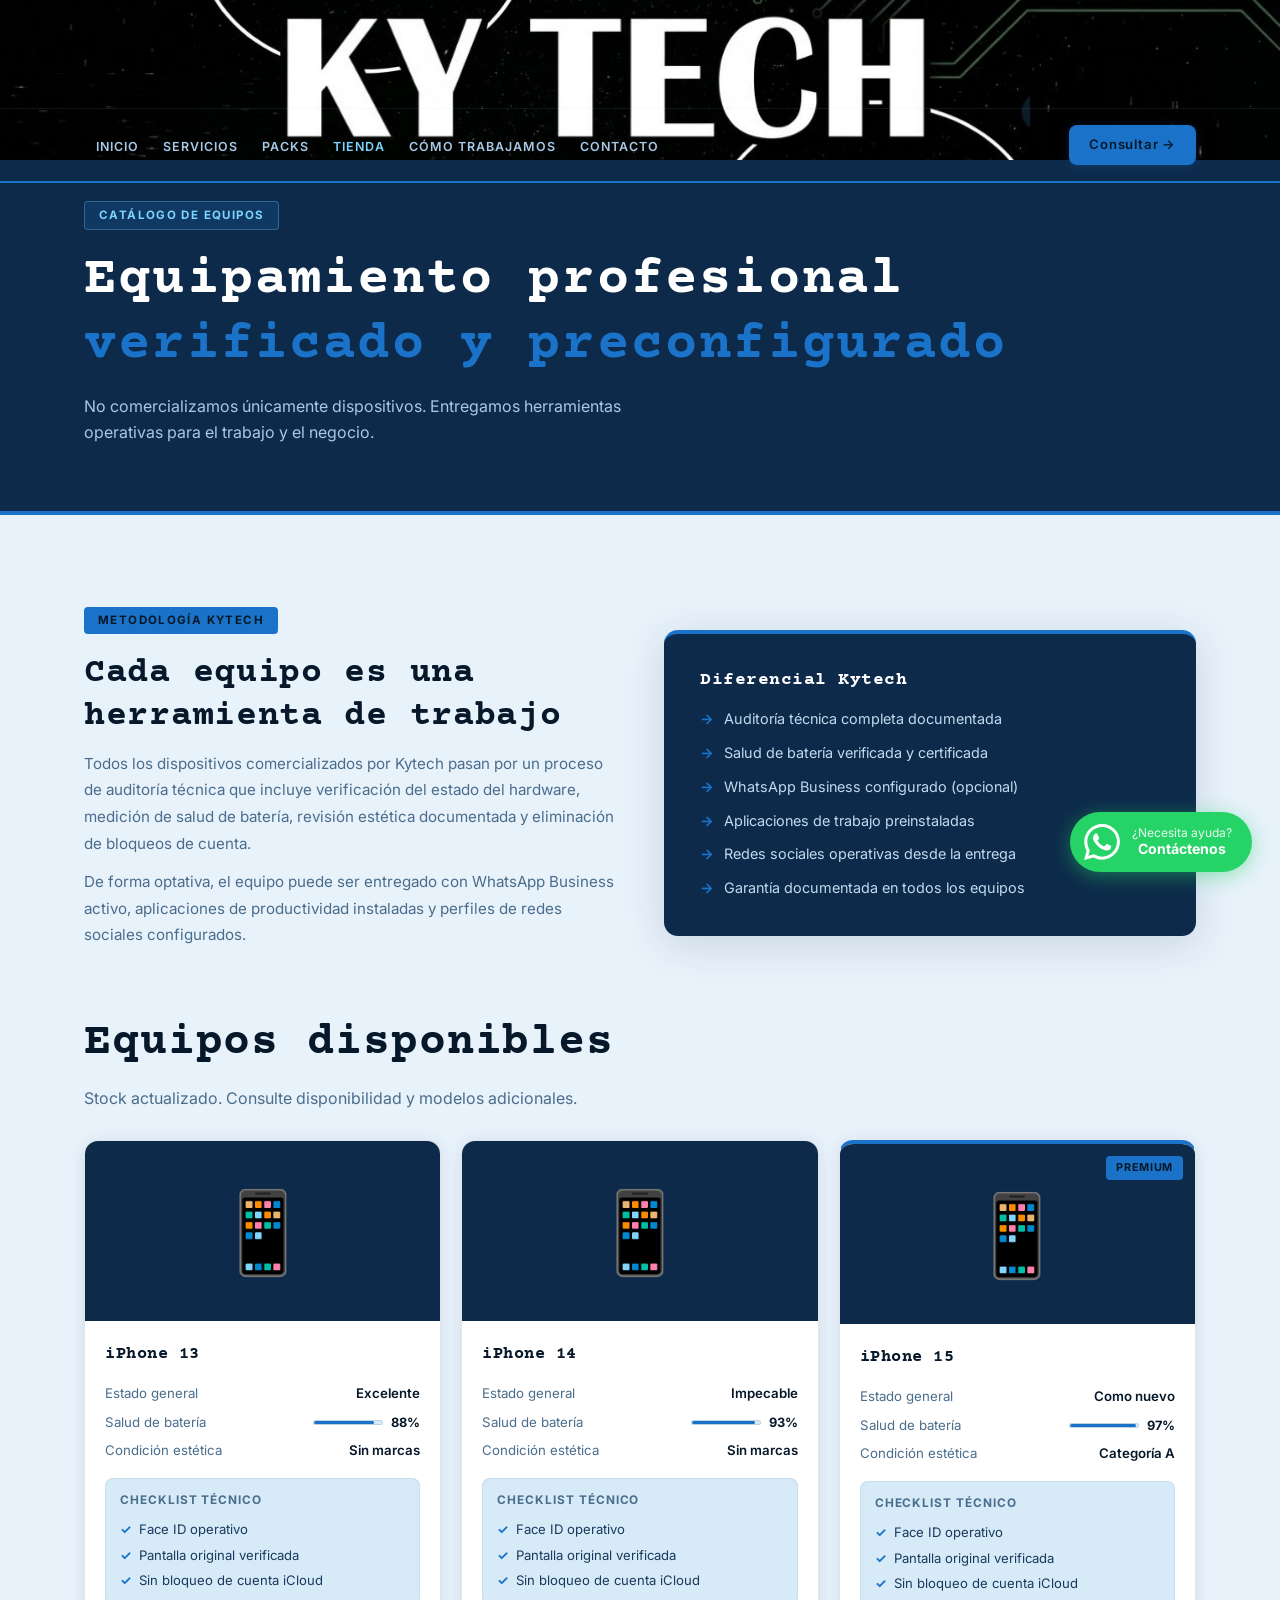
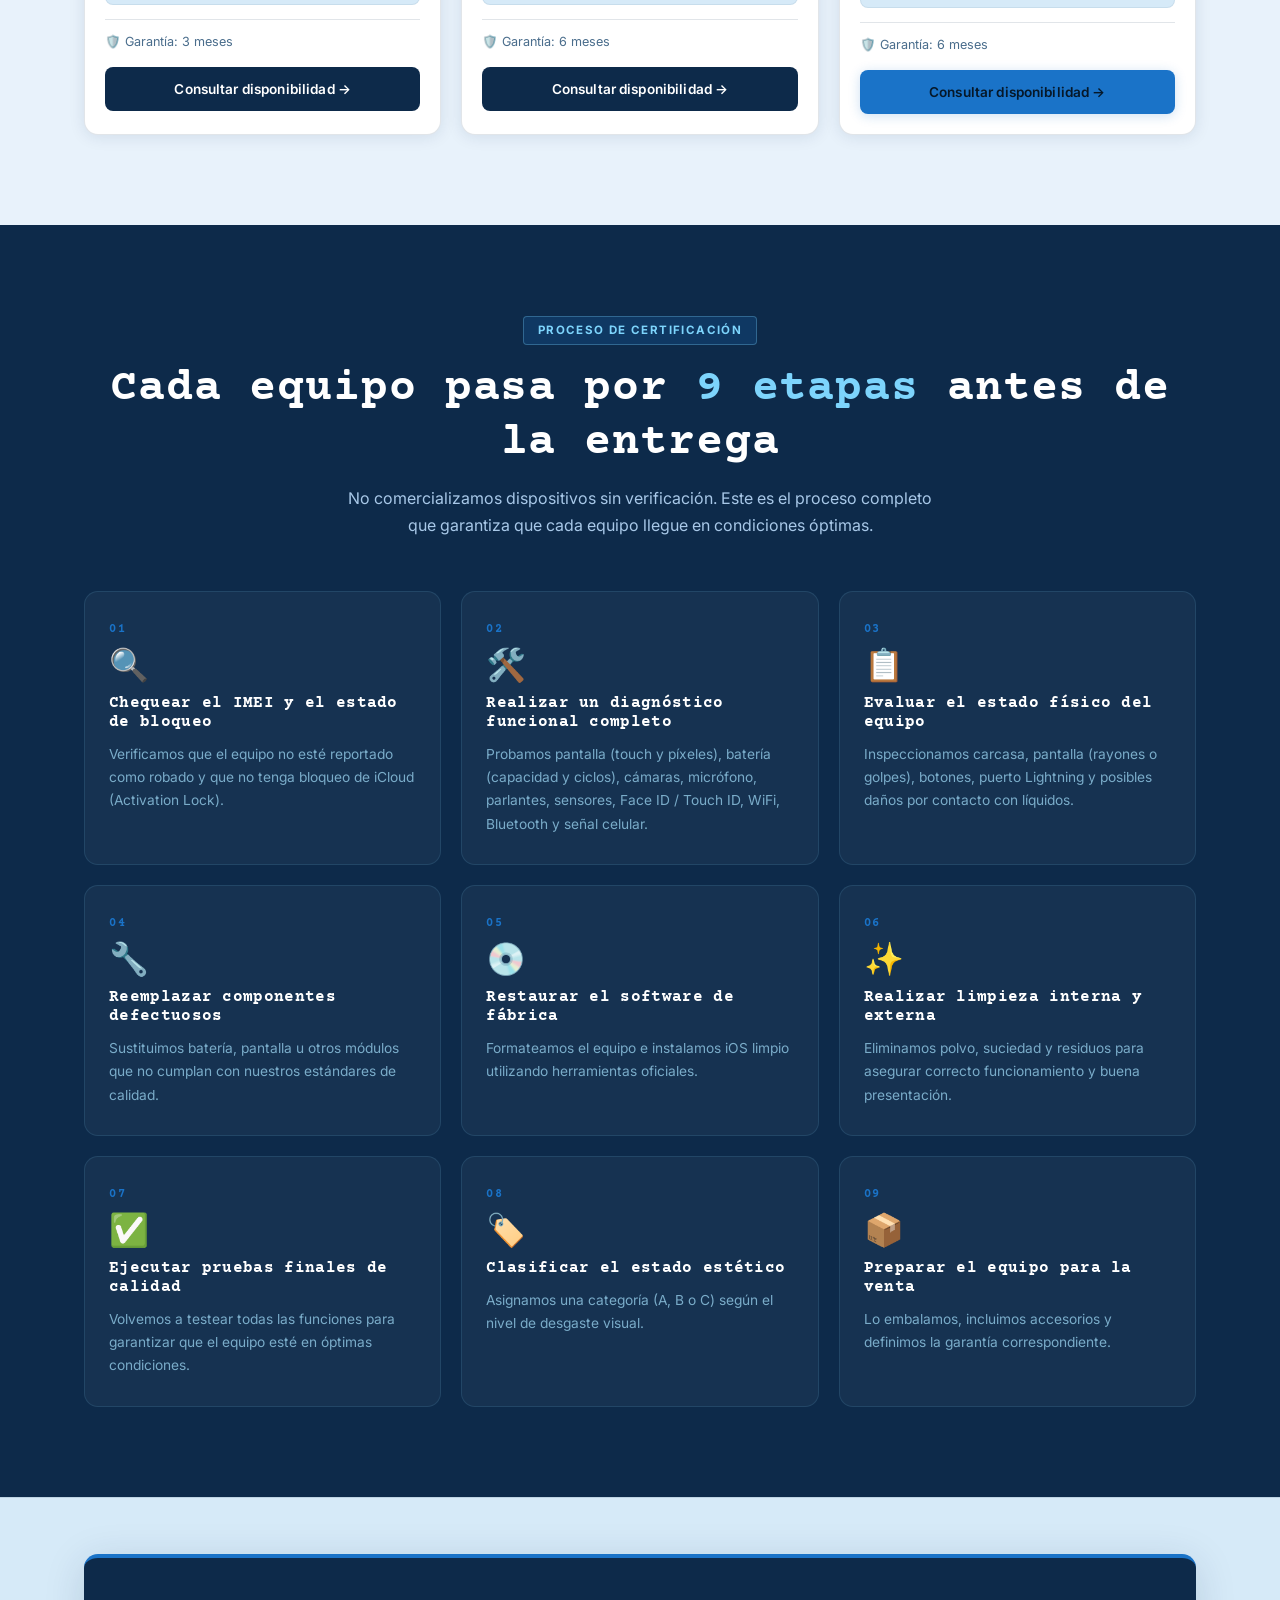
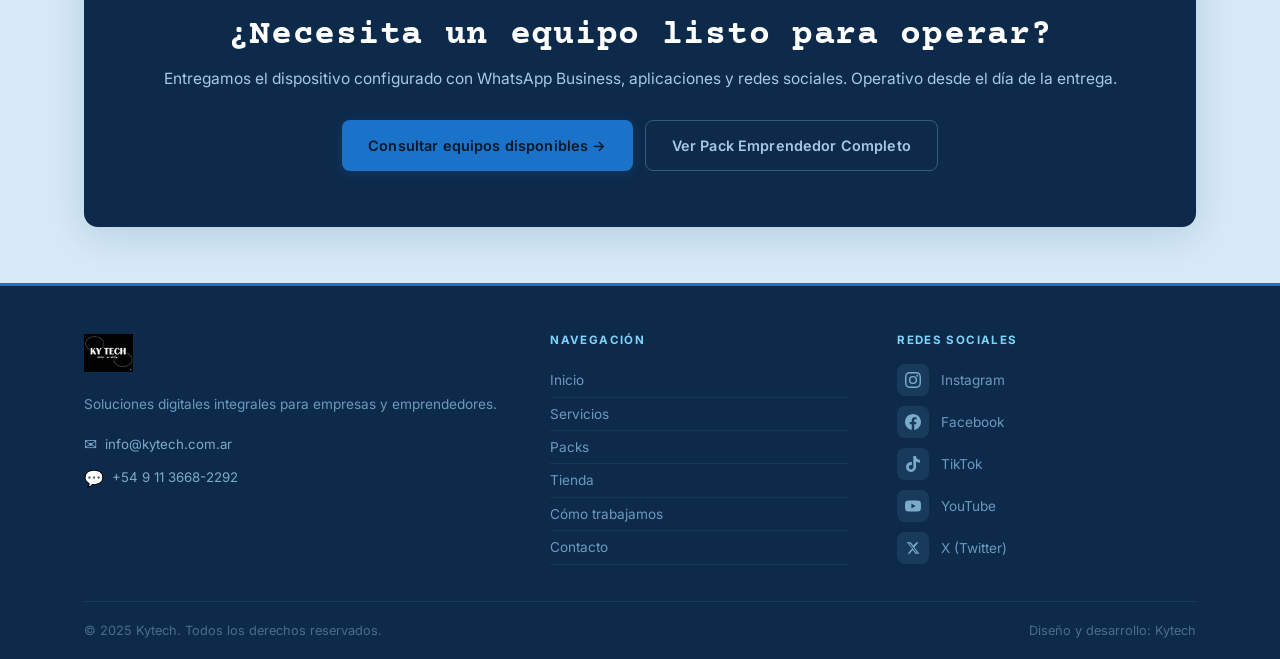
<file: tienda.html>
<!DOCTYPE html>
<html lang="es">
<head>
  <meta charset="UTF-8" />
  <meta name="viewport" content="width=device-width, initial-scale=1.0" />
  <title>Tienda – Kytech</title>
  <link rel="preconnect" href="https://fonts.googleapis.com" />
  <link rel="preconnect" href="https://fonts.gstatic.com" crossorigin />
  <link href="https://fonts.googleapis.com/css2?family=Courier+Prime:ital,wght@0,400;0,700;1,400&family=Inter:wght@300;400;500;600;700&display=swap" rel="stylesheet" />
  <link rel="stylesheet" href="style.css" />
  <style>
    .tienda-intro {
      display: grid; grid-template-columns: 1fr 1fr; gap: 48px; align-items: center; margin-bottom: 56px;
    }
    .diferencial-box {
      background: var(--bg-dark); border-radius: var(--radius-lg); padding: 36px;
      border-top: 4px solid var(--accent);
      box-shadow: var(--shadow-lg);
    }
    .diferencial-box h3 { font-size: 1.1rem; font-weight: 700; color: var(--white); margin-bottom: 16px; letter-spacing: .03em; }
    .diferencial-box ul { list-style: none; display: flex; flex-direction: column; gap: 10px; }
    .diferencial-box li { display: flex; align-items: center; gap: 10px; font-size: .9rem; color: #c0daf0; }
    .diferencial-box li::before { content: '→'; color: var(--accent); font-weight: 700; }
    .intro-text h2 { font-size: clamp(1.7rem, 3vw, 2.2rem); margin-bottom: 14px; }
    .intro-text p { color: var(--muted); font-size: .95rem; line-height: 1.75; margin-bottom: 12px; }

    .iphones-grid { display: grid; grid-template-columns: repeat(3,1fr); gap: 20px; }
    .iphone-card {
      background: var(--surface); border: 1px solid var(--border);
      border-radius: var(--radius-lg); overflow: hidden;
      box-shadow: var(--shadow);
      transition: transform .28s, box-shadow .28s;
    }
    .iphone-card:hover { transform: translateY(-5px); box-shadow: var(--shadow-lg); }
    .iphone-card.premium { border-top: 4px solid var(--accent); }
    .iphone-img {
      height: 180px;
      background: var(--bg-dark);
      display: flex; align-items: center; justify-content: center; font-size: 5rem;
      position: relative;
    }
    .iphone-badge {
      position: absolute; top: 12px; right: 12px;
      background: var(--accent); color: var(--dark);
      font-size: .68rem; font-weight: 700;
      padding: 3px 10px; border-radius: 4px; letter-spacing: .06em; text-transform: uppercase;
    }
    .iphone-body { padding: 20px; }
    .iphone-name { font-family: var(--font-head); font-size: 1.05rem; font-weight: 700; color: var(--dark); margin-bottom: 14px; letter-spacing: .03em; }
    .iphone-specs { display: flex; flex-direction: column; gap: 7px; margin-bottom: 16px; }
    .iphone-spec { display: flex; justify-content: space-between; align-items: center; font-size: .83rem; }
    .iphone-spec-label { color: var(--muted); }
    .iphone-spec-val { font-weight: 600; color: var(--dark); }
    .battery-bar { display: flex; align-items: center; gap: 8px; }
    .battery-track { width: 70px; height: 5px; background: var(--surface2); border-radius: 3px; overflow: hidden; border: 1px solid var(--border); }
    .battery-fill { height: 100%; background: var(--accent); border-radius: 3px; }
    .battery-pct { font-size: .8rem; font-weight: 700; color: var(--dark); }
    .iphone-checklist {
      background: var(--surface2); border: 1px solid var(--border-light);
      border-radius: var(--radius); padding: 12px 14px; margin-bottom: 14px;
    }
    .checklist-title { font-size: .74rem; font-weight: 700; color: var(--muted); letter-spacing: .08em; text-transform: uppercase; margin-bottom: 8px; }
    .checklist-items { list-style: none; display: flex; flex-direction: column; gap: 4px; }
    .checklist-items li { display: flex; align-items: center; gap: 7px; font-size: .82rem; color: var(--text); }
    .checklist-items li::before { content: '✓'; color: var(--accent); font-weight: 700; font-size: .82rem; }
    .iphone-guarantee {
      font-size: .79rem; color: var(--muted);
      display: flex; align-items: center; gap: 6px;
      border-top: 1px solid var(--border); padding-top: 12px; margin-bottom: 14px;
    }

    @media (max-width: 900px) { .iphones-grid { grid-template-columns: 1fr 1fr; } .tienda-intro { grid-template-columns: 1fr; } }
    @media (max-width: 580px) { .iphones-grid { grid-template-columns: 1fr; } }

    /* ── PROCESO SECTION ── */
    .proceso-grid {
      display: grid;
      grid-template-columns: repeat(3, 1fr);
      gap: 20px;
    }
    .proceso-step {
      background: rgba(255,255,255,.04);
      border: 1px solid rgba(125,212,252,.12);
      border-radius: var(--radius-lg);
      padding: 28px 24px;
      position: relative;
      transition: transform .25s, border-color .25s, box-shadow .25s;
      overflow: hidden;
    }
    .proceso-step::before {
      content: '';
      position: absolute; top: 0; left: 0; right: 0; height: 3px;
      background: linear-gradient(90deg, var(--accent), transparent);
      opacity: 0;
      transition: opacity .3s;
    }
    .proceso-step:hover {
      transform: translateY(-5px);
      border-color: rgba(26,115,200,.4);
      box-shadow: 0 12px 36px rgba(26,115,200,.15);
    }
    .proceso-step:hover::before { opacity: 1; }
    .proceso-num {
      font-family: var(--font-head);
      font-size: .72rem; font-weight: 700;
      letter-spacing: .14em;
      color: var(--accent);
      margin-bottom: 10px;
      display: block;
    }
    .proceso-icon {
      font-size: 2rem;
      margin-bottom: 14px;
      display: block;
      line-height: 1;
    }
    .proceso-body h3 {
      font-family: var(--font-head);
      font-size: .98rem; font-weight: 700;
      color: var(--white);
      margin-bottom: 10px;
      letter-spacing: .02em;
    }
    .proceso-body p {
      color: #7aacc9;
      font-size: .86rem;
      line-height: 1.7;
    }
    .proceso-body strong { color: #a8c8e8; }

    @media (max-width: 900px) { .proceso-grid { grid-template-columns: 1fr 1fr; } }
    @media (max-width: 560px) { .proceso-grid { grid-template-columns: 1fr; } }
  </style>
</head>
<body>

<!-- LOGO BANNER -->
<div class="logo-banner">
  <a href="index.html"><img src="Baner.png" alt="Kytech Banner"></a>
</div>

<nav>
  <div class="container">
    <div class="nav-inner">
      <ul class="nav-links">
        <li>  <a href="index.html" class="logo-img" style="margin-bottom:8px;"><img src="Logo_KyTech.jpg" alt="Kytech" style="height:32px;filter:brightness(0) invert(1);"></a>
  <a href="index.html">Inicio</a></li>
        <li><a href="servicios.html">Servicios</a></li>
        <li><a href="packs.html">Packs</a></li>
        <li><a href="tienda.html" class="active">Tienda</a></li>
        <li><a href="como.html">Cómo trabajamos</a></li>
        <li><a href="contacto.html">Contacto</a></li>
      </ul>
      <div class="nav-cta">
        <a href="contacto.html" class="btn btn-primary" style="padding:9px 20px;font-size:.82rem;letter-spacing:.06em;">Consultar →</a>
        <button class="hamburger" id="hamburger"><span></span><span></span><span></span></button>
      </div>
    </div>
  </div>
</nav>
<div class="mobile-menu" id="mobile-menu">
  <a href="index.html">Inicio</a>
  <a href="servicios.html">Servicios</a>
  <a href="packs.html">Packs</a>
  <a href="tienda.html">Tienda</a>
  <a href="como.html">Cómo trabajamos</a>
  <a href="contacto.html">Contacto</a>
  <a href="contacto.html" class="btn btn-primary">Iniciar consulta →</a>
</div>

<div class="page-header">
  <div class="container">
    <div class="tag">Catálogo de equipos</div>
    <h1>Equipamiento profesional <em>verificado y preconfigurado</em></h1>
    <p>No comercializamos únicamente dispositivos. Entregamos herramientas operativas para el trabajo y el negocio.</p>
  </div>
</div>

<section class="section">
  <div class="container">
    <div class="tienda-intro fade-in">
      <div class="intro-text">
        <div class="tag">Metodología Kytech</div>
        <h2 class="section-title">Cada equipo es una herramienta de trabajo</h2>
        <p>Todos los dispositivos comercializados por Kytech pasan por un proceso de auditoría técnica que incluye verificación del estado del hardware, medición de salud de batería, revisión estética documentada y eliminación de bloqueos de cuenta.</p>
        <p>De forma optativa, el equipo puede ser entregado con WhatsApp Business activo, aplicaciones de productividad instaladas y perfiles de redes sociales configurados.</p>
      </div>
      <div class="diferencial-box">
        <h3>Diferencial Kytech</h3>
        <ul>
          <li>Auditoría técnica completa documentada</li>
          <li>Salud de batería verificada y certificada</li>
          <li>WhatsApp Business configurado (opcional)</li>
          <li>Aplicaciones de trabajo preinstaladas</li>
          <li>Redes sociales operativas desde la entrega</li>
          <li>Garantía documentada en todos los equipos</li>
        </ul>
      </div>
    </div>

    <h2 class="section-title">Equipos disponibles</h2>
    <p class="section-sub" style="margin-bottom:28px;">Stock actualizado. Consulte disponibilidad y modelos adicionales.</p>

    <div class="iphones-grid fade-in">

      <div class="iphone-card">
        <div class="iphone-img">📱</div>
        <div class="iphone-body">
          <div class="iphone-name">iPhone 13</div>
          <div class="iphone-specs">
            <div class="iphone-spec"><span class="iphone-spec-label">Estado general</span><span class="iphone-spec-val">Excelente</span></div>
            <div class="iphone-spec">
              <span class="iphone-spec-label">Salud de batería</span>
              <div class="battery-bar"><div class="battery-track"><div class="battery-fill" style="width:88%;"></div></div><span class="battery-pct">88%</span></div>
            </div>
            <div class="iphone-spec"><span class="iphone-spec-label">Condición estética</span><span class="iphone-spec-val">Sin marcas</span></div>
          </div>
          <div class="iphone-checklist">
            <div class="checklist-title">Checklist técnico</div>
            <ul class="checklist-items">
              <li>Face ID operativo</li>
              <li>Pantalla original verificada</li>
              <li>Sin bloqueo de cuenta iCloud</li>
            </ul>
          </div>
          <div class="iphone-guarantee">🛡️ Garantía: 3 meses</div>
          <a href="contacto.html" class="btn btn-dark" style="width:100%;justify-content:center;font-size:.85rem;padding:11px;">Consultar disponibilidad →</a>
        </div>
      </div>

      <div class="iphone-card">
        <div class="iphone-img">📱</div>
        <div class="iphone-body">
          <div class="iphone-name">iPhone 14</div>
          <div class="iphone-specs">
            <div class="iphone-spec"><span class="iphone-spec-label">Estado general</span><span class="iphone-spec-val">Impecable</span></div>
            <div class="iphone-spec">
              <span class="iphone-spec-label">Salud de batería</span>
              <div class="battery-bar"><div class="battery-track"><div class="battery-fill" style="width:93%;"></div></div><span class="battery-pct">93%</span></div>
            </div>
            <div class="iphone-spec"><span class="iphone-spec-label">Condición estética</span><span class="iphone-spec-val">Sin marcas</span></div>
          </div>
          <div class="iphone-checklist">
            <div class="checklist-title">Checklist técnico</div>
            <ul class="checklist-items">
              <li>Face ID operativo</li>
              <li>Pantalla original verificada</li>
              <li>Sin bloqueo de cuenta iCloud</li>
            </ul>
          </div>
          <div class="iphone-guarantee">🛡️ Garantía: 6 meses</div>
          <a href="contacto.html" class="btn btn-dark" style="width:100%;justify-content:center;font-size:.85rem;padding:11px;">Consultar disponibilidad →</a>
        </div>
      </div>

      <div class="iphone-card premium">
        <div class="iphone-img">📱<span class="iphone-badge">Premium</span></div>
        <div class="iphone-body">
          <div class="iphone-name">iPhone 15</div>
          <div class="iphone-specs">
            <div class="iphone-spec"><span class="iphone-spec-label">Estado general</span><span class="iphone-spec-val">Como nuevo</span></div>
            <div class="iphone-spec">
              <span class="iphone-spec-label">Salud de batería</span>
              <div class="battery-bar"><div class="battery-track"><div class="battery-fill" style="width:97%;"></div></div><span class="battery-pct">97%</span></div>
            </div>
            <div class="iphone-spec"><span class="iphone-spec-label">Condición estética</span><span class="iphone-spec-val">Categoría A</span></div>
          </div>
          <div class="iphone-checklist">
            <div class="checklist-title">Checklist técnico</div>
            <ul class="checklist-items">
              <li>Face ID operativo</li>
              <li>Pantalla original verificada</li>
              <li>Sin bloqueo de cuenta iCloud</li>
            </ul>
          </div>
          <div class="iphone-guarantee">🛡️ Garantía: 6 meses</div>
          <a href="contacto.html" class="btn btn-primary" style="width:100%;justify-content:center;font-size:.85rem;padding:11px;">Consultar disponibilidad →</a>
        </div>
      </div>

    </div>
  </div>
</section>

<section class="section" style="background:var(--bg-dark);">
  <div class="container">
    <div class="fade-in" style="text-align:center;margin-bottom:52px;">
      <div class="tag" style="background:rgba(26,115,200,.2);color:#7dd4fc;border:1px solid rgba(125,212,252,.3);">Proceso de certificación</div>
      <h2 class="section-title" style="color:var(--white);">Cada equipo pasa por <em style="color:#7dd4fc;font-style:normal;">9 etapas</em> antes de la entrega</h2>
      <p style="color:#a8c8e8;max-width:600px;margin:0 auto;font-size:1rem;line-height:1.7;">No comercializamos dispositivos sin verificación. Este es el proceso completo que garantiza que cada equipo llegue en condiciones óptimas.</p>
    </div>

    <div class="proceso-grid fade-in">

      <div class="proceso-step">
        <div class="proceso-num">01</div>
        <div class="proceso-icon">🔍</div>
        <div class="proceso-body">
          <h3>Chequear el IMEI y el estado de bloqueo</h3>
          <p>Verificamos que el equipo no esté reportado como robado y que no tenga bloqueo de iCloud (Activation Lock).</p>
        </div>
      </div>

      <div class="proceso-step">
        <div class="proceso-num">02</div>
        <div class="proceso-icon">🛠️</div>
        <div class="proceso-body">
          <h3>Realizar un diagnóstico funcional completo</h3>
          <p>Probamos pantalla (touch y píxeles), batería (capacidad y ciclos), cámaras, micrófono, parlantes, sensores, Face ID / Touch ID, WiFi, Bluetooth y señal celular.</p>
        </div>
      </div>

      <div class="proceso-step">
        <div class="proceso-num">03</div>
        <div class="proceso-icon">📋</div>
        <div class="proceso-body">
          <h3>Evaluar el estado físico del equipo</h3>
          <p>Inspeccionamos carcasa, pantalla (rayones o golpes), botones, puerto Lightning y posibles daños por contacto con líquidos.</p>
        </div>
      </div>

      <div class="proceso-step">
        <div class="proceso-num">04</div>
        <div class="proceso-icon">🔧</div>
        <div class="proceso-body">
          <h3>Reemplazar componentes defectuosos</h3>
          <p>Sustituimos batería, pantalla u otros módulos que no cumplan con nuestros estándares de calidad.</p>
        </div>
      </div>

      <div class="proceso-step">
        <div class="proceso-num">05</div>
        <div class="proceso-icon">💿</div>
        <div class="proceso-body">
          <h3>Restaurar el software de fábrica</h3>
          <p>Formateamos el equipo e instalamos iOS limpio utilizando herramientas oficiales.</p>
        </div>
      </div>

      <div class="proceso-step">
        <div class="proceso-num">06</div>
        <div class="proceso-icon">✨</div>
        <div class="proceso-body">
          <h3>Realizar limpieza interna y externa</h3>
          <p>Eliminamos polvo, suciedad y residuos para asegurar correcto funcionamiento y buena presentación.</p>
        </div>
      </div>

      <div class="proceso-step">
        <div class="proceso-num">07</div>
        <div class="proceso-icon">✅</div>
        <div class="proceso-body">
          <h3>Ejecutar pruebas finales de calidad</h3>
          <p>Volvemos a testear todas las funciones para garantizar que el equipo esté en óptimas condiciones.</p>
        </div>
      </div>

      <div class="proceso-step">
        <div class="proceso-num">08</div>
        <div class="proceso-icon">🏷️</div>
        <div class="proceso-body">
          <h3>Clasificar el estado estético</h3>
          <p>Asignamos una categoría (A, B o C) según el nivel de desgaste visual.</p>
        </div>
      </div>

      <div class="proceso-step">
        <div class="proceso-num">09</div>
        <div class="proceso-icon">📦</div>
        <div class="proceso-body">
          <h3>Preparar el equipo para la venta</h3>
          <p>Lo embalamos, incluimos accesorios y definimos la garantía correspondiente.</p>
        </div>
      </div>

    </div>
  </div>
</section>

<section class="section-sm" style="background:var(--surface2);border-top:1px solid var(--border);">
  <div class="container">
    <div class="cta-banner fade-in">
      <h2>¿Necesita un equipo listo para operar?</h2>
      <p>Entregamos el dispositivo configurado con WhatsApp Business, aplicaciones y redes sociales. Operativo desde el día de la entrega.</p>
      <div class="cta-btns">
        <a href="contacto.html" class="btn btn-primary">Consultar equipos disponibles →</a>
        <a href="packs.html" class="btn btn-outline" style="color:#a8c8e8;border-color:rgba(125,212,252,.3);">Ver Pack Emprendedor Completo</a>
      </div>
    </div>
  </div>
</section>

<footer>
  <div class="container">
    <div class="footer-top">
      <div class="footer-brand">
        <a href="index.html" class="footer-logo-img"><img src="Logo_KyTech.jpg" alt="Kytech"></a>
        <p>Soluciones digitales integrales para empresas y emprendedores.</p>
        <div class="footer-contact">
          <a href="mailto:info@kytech.com.ar"><span>✉️</span> info@kytech.com.ar</a>
          <a href="https://wa.me/5491136682292"><span>💬</span> +54 9 11 3668-2292</a>
        </div>
      </div>
      <div class="footer-nav">
        <h4>Navegación</h4>
        <a href="index.html">Inicio</a>
        <a href="servicios.html">Servicios</a>
        <a href="packs.html">Packs</a>
        <a href="tienda.html">Tienda</a>
        <a href="como.html">Cómo trabajamos</a>
        <a href="contacto.html">Contacto</a>
      </div>
      <div class="footer-social">
        <h4>Redes sociales</h4>
        <div class="social-icons">
          <a href="https://www.instagram.com/kyberkytech/" target="_blank" class="social-link">
            <div class="social-icon"><svg width="16" height="16" viewBox="0 0 24 24" xmlns="http://www.w3.org/2000/svg"><path d="M12 2.163c3.204 0 3.584.012 4.85.07 3.252.148 4.771 1.691 4.919 4.919.058 1.265.069 1.645.069 4.849 0 3.205-.012 3.584-.069 4.849-.149 3.225-1.664 4.771-4.919 4.919-1.266.058-1.644.07-4.85.07-3.204 0-3.584-.012-4.849-.07-3.26-.149-4.771-1.699-4.919-4.92-.058-1.265-.07-1.644-.07-4.849 0-3.204.013-3.583.07-4.849.149-3.227 1.664-4.771 4.919-4.919 1.266-.057 1.645-.069 4.849-.069zM12 0C8.741 0 8.333.014 7.053.072 2.695.272.273 2.69.073 7.052.014 8.333 0 8.741 0 12c0 3.259.014 3.668.072 4.948.2 4.358 2.618 6.78 6.98 6.98C8.333 23.986 8.741 24 12 24c3.259 0 3.668-.014 4.948-.072 4.354-.2 6.782-2.618 6.979-6.98.059-1.28.073-1.689.073-4.948 0-3.259-.014-3.667-.072-4.947-.196-4.354-2.617-6.78-6.979-6.98C15.668.014 15.259 0 12 0zm0 5.838a6.162 6.162 0 100 12.324 6.162 6.162 0 000-12.324zM12 16a4 4 0 110-8 4 4 0 010 8zm6.406-11.845a1.44 1.44 0 100 2.881 1.44 1.44 0 000-2.881z"/></svg></div>
            Instagram
          </a>
          <a href="https://www.facebook.com/profile.php?id=61588378361395" target="_blank" class="social-link">
            <div class="social-icon"><svg width="16" height="16" viewBox="0 0 24 24" xmlns="http://www.w3.org/2000/svg"><path d="M24 12.073c0-6.627-5.373-12-12-12s-12 5.373-12 12c0 5.99 4.388 10.954 10.125 11.854v-8.385H7.078v-3.47h3.047V9.43c0-3.007 1.792-4.669 4.533-4.669 1.312 0 2.686.235 2.686.235v2.953H15.83c-1.491 0-1.956.925-1.956 1.874v2.25h3.328l-.532 3.47h-2.796v8.385C19.612 23.027 24 18.062 24 12.073z"/></svg></div>
            Facebook
          </a>
          <a href="https://www.tiktok.com/@kytech_ok" target="_blank" class="social-link">
            <div class="social-icon"><svg width="16" height="16" viewBox="0 0 24 24" xmlns="http://www.w3.org/2000/svg"><path d="M12.525.02c1.31-.02 2.61-.01 3.91-.02.08 1.53.63 3.09 1.75 4.17 1.12 1.11 2.7 1.62 4.24 1.79v4.03c-1.44-.05-2.89-.35-4.2-.97-.57-.26-1.1-.59-1.62-.93-.01 2.92.01 5.84-.02 8.75-.08 1.4-.54 2.79-1.35 3.94-1.31 1.92-3.58 3.17-5.91 3.21-1.43.08-2.86-.31-4.08-1.03-2.02-1.19-3.44-3.37-3.65-5.71-.02-.5-.03-1-.01-1.49.18-1.9 1.12-3.72 2.58-4.96 1.66-1.44 3.98-2.13 6.15-1.72.02 1.48-.04 2.96-.04 4.44-.99-.32-2.15-.23-3.02.37-.63.41-1.11 1.04-1.36 1.75-.21.51-.15 1.07-.14 1.61.24 1.64 1.82 3.02 3.5 2.87 1.12-.01 2.19-.66 2.77-1.61.19-.33.4-.67.41-1.06.1-1.79.06-3.57.07-5.36.01-4.03-.01-8.05.02-12.07z"/></svg></div>
            TikTok
          </a>
          <a href="https://www.youtube.com/@KyTech_Ok" target="_blank" class="social-link">
            <div class="social-icon"><svg width="16" height="16" viewBox="0 0 24 24" xmlns="http://www.w3.org/2000/svg"><path d="M23.495 6.205a3.007 3.007 0 00-2.088-2.088c-1.87-.501-9.396-.501-9.396-.501s-7.507-.01-9.396.501A3.007 3.007 0 00.527 6.205a31.247 31.247 0 00-.522 5.805 31.247 31.247 0 00.522 5.783 3.007 3.007 0 002.088 2.088c1.868.502 9.396.502 9.396.502s7.506 0 9.396-.502a3.007 3.007 0 002.088-2.088 31.247 31.247 0 00.5-5.783 31.247 31.247 0 00-.5-5.805zM9.609 15.601V8.408l6.264 3.602z"/></svg></div>
            YouTube
          </a>
          <a href="https://x.com/KyTech_Ok" target="_blank" class="social-link">
            <div class="social-icon"><svg width="14" height="14" viewBox="0 0 24 24" xmlns="http://www.w3.org/2000/svg"><path d="M18.244 2.25h3.308l-7.227 8.26 8.502 11.24H16.17l-4.714-6.231-5.401 6.231H2.743l7.73-8.835L1.254 2.25H8.08l4.253 5.622zm-1.161 17.52h1.833L7.084 4.126H5.117z"/></svg></div>
            X (Twitter)
          </a>
        </div>
      </div>
    </div>
    <div class="footer-bottom">
      <p class="footer-copy">© 2025 Kytech. Todos los derechos reservados.</p>
      <p class="footer-copy">Diseño y desarrollo: Kytech</p>
    </div>
  </div>
</footer>


<script>
  const hamburger = document.getElementById('hamburger');
  const mobileMenu = document.getElementById('mobile-menu');
  hamburger.addEventListener('click', () => mobileMenu.classList.toggle('open'));
  mobileMenu.querySelectorAll('a').forEach(a => a.addEventListener('click', () => mobileMenu.classList.remove('open')));
  const obs = new IntersectionObserver(entries => entries.forEach(e => { if(e.isIntersecting){ e.target.classList.add('visible'); obs.unobserve(e.target); } }), { threshold: 0.1 });
  document.querySelectorAll('.fade-in').forEach(f => obs.observe(f));

  // WhatsApp menu
  function toggleWaMenu(e) {
    e.stopPropagation();
    const menu = document.getElementById('waMenu');
    menu.classList.toggle('open');
  }
  document.addEventListener('click', function(e) {
    const wrapper = document.getElementById('waWrapper');
    if (wrapper && !wrapper.contains(e.target)) {
      document.getElementById('waMenu').classList.remove('open');
    }
  });

</script>
<!-- WhatsApp flotante con menú de opciones -->
<div class="wa-wrapper" id="waWrapper">

  <!-- Menú de opciones -->
  <div class="wa-menu" id="waMenu">
    <div class="wa-menu-header">
      <span>¿En qué podemos ayudarle?</span>
      <button class="wa-close" onclick="toggleWaMenu(event)">✕</button>
    </div>
    <a class="wa-option" href="https://wa.me/5491136682292?text=Hola%2C%20me%20interesa%20iniciar%20mi%20negocio%20digital%20desde%20cero.%20%C2%BFPodr%C3%ADan%20asesorarme%3F" target="_blank">
      <span class="wa-opt-icon">🚀</span>
      <div>
        <strong>Quiero iniciar mi negocio digital</strong>
        <small>Consulta sobre servicios y packs</small>
      </div>
    </a>
    <a class="wa-option" href="https://wa.me/5491136682292?text=Hola%2C%20estoy%20interesado%20en%20adquirir%20un%20iPhone.%20%C2%BFQu%C3%A9%20equipos%20tienen%20disponibles%3F" target="_blank">
      <span class="wa-opt-icon">📱</span>
      <div>
        <strong>Consulta sobre iPhones</strong>
        <small>Stock, precios y especificaciones</small>
      </div>
    </a>
    <a class="wa-option" href="https://wa.me/5491136682292?text=Hola%2C%20quisiera%20obtener%20un%20diagn%C3%B3stico%20digital%20gratuito%20para%20mi%20empresa." target="_blank">
      <span class="wa-opt-icon">🔍</span>
      <div>
        <strong>Solicitar diagnóstico gratuito</strong>
        <small>Evaluación de su presencia digital</small>
      </div>
    </a>
    <a class="wa-option" href="https://wa.me/5491136682292?text=Hola%2C%20ya%20soy%20cliente%20de%20Kytech%20y%20necesito%20soporte%20t%C3%A9cnico." target="_blank">
      <span class="wa-opt-icon">🛠️</span>
      <div>
        <strong>Soporte técnico</strong>
        <small>Asistencia para clientes actuales</small>
      </div>
    </a>
    <a class="wa-option" href="https://wa.me/5491136682292?text=Hola%2C%20tengo%20una%20consulta%20general%20sobre%20los%20servicios%20de%20Kytech." target="_blank">
      <span class="wa-opt-icon">💬</span>
      <div>
        <strong>Consulta general</strong>
        <small>Otra consulta o información</small>
      </div>
    </a>
  </div>

  <!-- Botón flotante -->
  <button class="wa-float" onclick="toggleWaMenu(event)" aria-label="Contactar por WhatsApp">
    <div class="wa-float-icon">
      <svg viewBox="0 0 24 24" xmlns="http://www.w3.org/2000/svg"><path d="M17.472 14.382c-.297-.149-1.758-.867-2.03-.967-.273-.099-.471-.148-.67.15-.197.297-.767.966-.94 1.164-.173.199-.347.223-.644.075-.297-.15-1.255-.463-2.39-1.475-.883-.788-1.48-1.761-1.653-2.059-.173-.297-.018-.458.13-.606.134-.133.298-.347.446-.52.149-.174.198-.298.298-.497.099-.198.05-.371-.025-.52-.075-.149-.669-1.612-.916-2.207-.242-.579-.487-.5-.669-.51-.173-.008-.371-.01-.57-.01-.198 0-.52.074-.792.372-.272.297-1.04 1.016-1.04 2.479 0 1.462 1.065 2.875 1.213 3.074.149.198 2.096 3.2 5.077 4.487.709.306 1.262.489 1.694.625.712.227 1.36.195 1.871.118.571-.085 1.758-.719 2.006-1.413.248-.694.248-1.289.173-1.413-.074-.124-.272-.198-.57-.347m-5.421 7.403h-.004a9.87 9.87 0 01-5.031-1.378l-.361-.214-3.741.982.998-3.648-.235-.374a9.86 9.86 0 01-1.51-5.26c.001-5.45 4.436-9.884 9.888-9.884 2.64 0 5.122 1.03 6.988 2.898a9.825 9.825 0 012.893 6.994c-.003 5.45-4.437 9.884-9.885 9.884m8.413-18.297A11.815 11.815 0 0012.05 0C5.495 0 .16 5.335.157 11.892c0 2.096.547 4.142 1.588 5.945L.057 24l6.305-1.654a11.882 11.882 0 005.683 1.448h.005c6.554 0 11.89-5.335 11.893-11.893a11.821 11.821 0 00-3.48-8.413z"/></svg>
    </div>
    <div class="wa-float-text">
      <span class="wa-top">¿Necesita ayuda?</span>
      <span class="wa-bottom">Contáctenos</span>
    </div>
  </button>

</div>

</body>
</html>
</file>
<file: style.css>
*, *::before, *::after { box-sizing: border-box; margin: 0; padding: 0; }

@import url('https://fonts.googleapis.com/css2?family=Courier+Prime:ital,wght@0,400;0,700;1,400&family=Inter:wght@300;400;500;600;700&display=swap');

:root {
  --bg:           #e8f2fb;      /* celeste muy claro — fondo general */
  --bg-dark:      #0d2a4a;      /* azul muy oscuro — nav, footer, headers */
  --surface:      #ffffff;      /* blanco — cards */
  --surface2:     #d6eaf8;      /* celeste suave — secciones alternadas */
  --border:       rgba(13,42,74,.12);
  --border-light: rgba(13,42,74,.07);
  --accent:       #1a73c8;      /* azul medio — acento principal, botones */
  --accent-dark:  #1259a3;      /* azul más oscuro — hover */
  --accent-glow:  rgba(26,115,200,.22);
  --dark:         #061829;      /* azul/negro — títulos principales */
  --text:         #1a3a5c;      /* azul oscuro — texto de cuerpo */
  --muted:        #4a6d8c;      /* azul medio-gris — texto secundario */
  --muted-light:  #7aacc9;      /* azul claro — texto terciario */
  --white:        #ffffff;
  --font-head:    'Courier Prime', 'Courier New', monospace;
  --font-body:    'Inter', system-ui, sans-serif;
  --radius:       8px;
  --radius-lg:    14px;
  --max:          1160px;
  --shadow:       0 2px 16px rgba(13,42,74,.1);
  --shadow-lg:    0 8px 40px rgba(13,42,74,.15);
}

html { scroll-behavior: smooth; }

body {
  background: var(--bg);
  color: var(--text);
  font-family: var(--font-body);
  font-size: 16px;
  line-height: 1.65;
  overflow-x: hidden;
}

::-webkit-scrollbar { width: 5px; }
::-webkit-scrollbar-track { background: var(--bg); }
::-webkit-scrollbar-thumb { background: var(--accent); border-radius: 3px; }

.container { max-width: var(--max); margin: 0 auto; padding: 0 24px; }
.section    { padding: 90px 0; }
.section-sm { padding: 56px 0; }

h1,h2,h3,h4 {
  font-family: var(--font-head);
  line-height: 1.2;
  color: var(--dark);
  letter-spacing: .02em;
}

p { color: var(--text); }

/* ── TAG ── */
.tag {
  display: inline-block;
  background: var(--accent);
  color: var(--dark);
  font-family: var(--font-body);
  font-size: .72rem;
  font-weight: 700;
  letter-spacing: .12em;
  text-transform: uppercase;
  padding: 4px 14px;
  border-radius: 4px;
  margin-bottom: 18px;
}

.section-title {
  font-size: clamp(1.9rem, 3.8vw, 2.8rem);
  font-weight: 700;
  margin-bottom: 14px;
  color: var(--dark);
}
.section-sub {
  color: var(--muted);
  font-size: 1rem;
  max-width: 560px;
  line-height: 1.7;
}

/* ── BUTTONS ── */
.btn {
  display: inline-flex;
  align-items: center;
  gap: 8px;
  padding: 13px 26px;
  border-radius: var(--radius);
  font-family: var(--font-body);
  font-size: .9rem;
  font-weight: 600;
  cursor: pointer;
  border: none;
  text-decoration: none;
  transition: transform .18s, box-shadow .18s, background .18s, color .18s;
  letter-spacing: .01em;
}
.btn-primary {
  background: var(--accent);
  color: var(--dark);
  box-shadow: 0 2px 12px var(--accent-glow);
}
.btn-primary:hover {
  background: var(--accent-dark);
  transform: translateY(-2px);
  box-shadow: 0 6px 24px var(--accent-glow);
}
.btn-dark {
  background: var(--bg-dark);
  color: var(--white);
}
.btn-dark:hover { background: #0a2240; transform: translateY(-2px); }
.btn-outline {
  background: transparent;
  color: var(--dark);
  border: 1.5px solid rgba(13,42,74,.25);
}
.btn-outline:hover { border-color: var(--accent); color: var(--dark); transform: translateY(-2px); }

/* ── LOGO BANNER (full width, above nav) ── */
.logo-banner {
  width: 100%;
  background: #000;
  display: block;
  position: fixed; top: 0; left: 0; right: 0;
  z-index: 100;
  overflow: hidden;
  line-height: 0;
  height: 160px;
}
.logo-banner a {
  display: block;
  width: 100%; height: 100%;
}
.logo-banner img {
  width: 100%;
  height: 160px;
  display: block;
  object-fit: cover;
  object-position: center center;
}

/* ── NAV — overlaid on bottom of banner ── */
nav {
  position: fixed; top: 108px; left: 0; right: 0; z-index: 101;
  background: transparent;
  border-top: 1px solid rgba(125,212,252,.1);
  border-bottom: 2px solid var(--accent);
}
.nav-inner {
  display: flex; align-items: center; justify-content: space-between;
  height: 72px;
  gap: 16px;
}
.logo {
  font-family: var(--font-head);
  font-size: 1.4rem;
  font-weight: 700;
  color: var(--white);
  text-decoration: none;
  letter-spacing: .08em;
  flex-shrink: 0;
}
.logo span { color: var(--accent); }
/* logo in nav no longer shown - logo is in full-width banner */
.logo-img { display: none; }

/* ── WHATSAPP FLOTANTE CON MENÚ ── */
.wa-wrapper {
  position: fixed;
  bottom: 28px; right: 28px;
  z-index: 999;
  display: flex; flex-direction: column; align-items: flex-end;
  gap: 12px;
}

/* Menú desplegable */
.wa-menu {
  background: #fff;
  border-radius: 16px;
  box-shadow: 0 8px 40px rgba(0,0,0,.18);
  width: 300px;
  overflow: hidden;
  display: none;
  flex-direction: column;
  transform: translateY(10px);
  opacity: 0;
  transition: transform .25s ease, opacity .25s ease;
  border: 1px solid rgba(0,0,0,.08);
}
.wa-menu.open {
  display: flex;
  transform: translateY(0);
  opacity: 1;
}
.wa-menu-header {
  display: flex; justify-content: space-between; align-items: center;
  padding: 14px 16px;
  background: #25d366;
  color: #fff;
  font-family: var(--font-body);
  font-size: .88rem; font-weight: 700;
}
.wa-close {
  background: none; border: none; color: #fff;
  font-size: 1rem; cursor: pointer; line-height: 1;
  opacity: .8; transition: opacity .2s;
  padding: 0;
}
.wa-close:hover { opacity: 1; }

.wa-option {
  display: flex; align-items: center; gap: 14px;
  padding: 13px 16px;
  text-decoration: none; color: #1a3a5c;
  border-bottom: 1px solid #f0f0f0;
  transition: background .18s;
  font-family: var(--font-body);
}
.wa-option:last-child { border-bottom: none; }
.wa-option:hover { background: #f0faf4; }
.wa-opt-icon {
  font-size: 1.4rem; flex-shrink: 0;
  width: 36px; height: 36px;
  display: flex; align-items: center; justify-content: center;
  background: #f0faf4; border-radius: 10px;
}
.wa-option strong {
  display: block; font-size: .86rem; font-weight: 700;
  color: #0d2a4a; line-height: 1.3;
}
.wa-option small {
  display: block; font-size: .76rem; color: #6a9bbf;
  margin-top: 2px;
}

/* Botón principal */
.wa-float {
  display: inline-flex;
  align-items: center;
  gap: 12px;
  background: #25d366;
  color: #fff;
  border: none;
  padding: 12px 20px 12px 14px;
  border-radius: 50px;
  box-shadow: 0 4px 20px rgba(37,211,102,.45);
  font-family: var(--font-body);
  cursor: pointer;
  transition: transform .2s, box-shadow .2s;
}
.wa-float:hover {
  transform: translateY(-3px);
  box-shadow: 0 8px 32px rgba(37,211,102,.55);
}
.wa-float-icon {
  flex-shrink: 0;
  width: 36px; height: 36px;
  display: flex; align-items: center; justify-content: center;
}
.wa-float-icon svg { width: 36px; height: 36px; fill: #fff; }
.wa-float-text .wa-top {
  font-size: .75rem; font-weight: 400;
  opacity: .9; display: block; line-height: 1.2;
}
.wa-float-text .wa-bottom {
  font-size: .88rem; font-weight: 700;
  display: block; line-height: 1.3;
}
.nav-links { display: flex; gap: 0; list-style: none; flex-shrink: 0; }
.nav-links a {
  color: #a8c8e8;
  text-decoration: none;
  font-size: .78rem;
  font-weight: 600;
  letter-spacing: .08em;
  text-transform: uppercase;
  padding: 8px 12px;
  border-radius: 4px;
  white-space: nowrap;
  transition: color .2s;
}
.nav-links a:hover { color: var(--white); }
.nav-links a.active { color: #7dd4fc; }
.nav-cta { display: flex; gap: 10px; align-items: center; }
.hamburger {
  display: none; flex-direction: column; gap: 5px;
  cursor: pointer; background: none; border: none; padding: 4px;
}
.hamburger span { display: block; width: 22px; height: 2px; background: var(--white); border-radius: 2px; transition: .3s; }

.mobile-menu {
  display: none;
  position: fixed; top: 160px; left: 0; right: 0; z-index: 99;
  background: var(--bg-dark);
  border-bottom: 2px solid var(--accent);
  padding: 18px 24px;
  flex-direction: column; gap: 2px;
}
.mobile-menu.open { display: flex; }
.mobile-menu a {
  color: #a8c8e8; text-decoration: none;
  font-size: .88rem; font-weight: 500;
  padding: 11px 14px; border-radius: 6px;
  letter-spacing: .05em; text-transform: uppercase;
  transition: color .2s, background .2s;
}
.mobile-menu a:hover { color: #7dd4fc; }
.mobile-menu .btn { margin-top: 10px; width: 100%; justify-content: center; }

/* ── PAGE HEADER ── */
.page-header {
  padding: 200px 0 70px;
  background: var(--bg-dark);
  position: relative; overflow: hidden;
}
.page-header::after {
  content: '';
  position: absolute; bottom: 0; left: 0; right: 0; height: 4px;
  background: var(--accent);
}
.page-header-aurebesh {
  position: absolute;
  right: 40px; bottom: 16px;
  opacity: .07;
  pointer-events: none;
}
.page-header-aurebesh img {
  height: 48px; width: auto;
  filter: invert(1);
}
.page-header .container { position: relative; z-index: 1; }
.page-header h1 {
  font-size: clamp(2.2rem, 5vw, 3.4rem);
  font-weight: 700;
  color: var(--white);
  margin-bottom: 14px;
  letter-spacing: .04em;
}
.page-header h1 em {
  font-style: normal;
  color: var(--accent);
}
.page-header p { color: #a8c8e8; font-size: 1rem; max-width: 540px; }
.page-header .tag { background: rgba(26,115,200,.2); color: #7dd4fc; border: 1px solid rgba(125,212,252,.3); }

/* ── CTA BANNER ── */
.cta-banner {
  background: var(--bg-dark);
  border-radius: var(--radius-lg);
  padding: 56px 40px;
  text-align: center;
  border-top: 4px solid var(--accent);
  box-shadow: var(--shadow-lg);
}
.cta-banner h2 { font-size: clamp(1.7rem, 3vw, 2.2rem); font-weight: 700; margin-bottom: 10px; color: var(--white); }
.cta-banner p { color: #a8c8e8; margin-bottom: 28px; font-size: .97rem; }
.cta-btns { display: flex; gap: 12px; justify-content: center; flex-wrap: wrap; }

/* ── DIVIDER ── */
.divider { height: 1px; background: var(--border); margin: 0; }

/* ── CARDS ── */
.card {
  background: var(--surface);
  border: 1px solid var(--border);
  border-radius: var(--radius-lg);
  padding: 28px;
  transition: transform .25s, box-shadow .25s;
  box-shadow: var(--shadow);
}
.card:hover { transform: translateY(-4px); box-shadow: var(--shadow-lg); }

/* ── FADE IN ── */
.fade-in {
  opacity: 0; transform: translateY(20px);
  transition: opacity .65s ease, transform .65s ease;
}
.fade-in.visible { opacity: 1; transform: none; }

/* ── FOOTER ── */
footer {
  background: var(--bg-dark);
  border-top: 3px solid var(--accent);
  padding: 0;
  position: relative;
  overflow: hidden;
}
.footer-aurebesh {
  position: absolute;
  right: -20px; top: 50%;
  transform: translateY(-50%);
  opacity: .04;
  pointer-events: none;
  z-index: 0;
}
.footer-aurebesh img {
  height: 160px;
  width: auto;
  filter: invert(1);
}
.footer-top {
  display: grid;
  grid-template-columns: 1.4fr 1fr 1fr;
  gap: 48px;
  padding: 48px 0 36px;
  position: relative; z-index: 1;
}
.footer-brand {}
.footer-logo-img {
  display: inline-block; text-decoration: none; margin-bottom: 14px;
}
.footer-logo-img img {
  height: 38px; width: auto; object-fit: contain;
  mix-blend-mode: screen;
}
.footer-brand p { color: #6a9bbf; font-size: .85rem; line-height: 1.6; margin-bottom: 16px; }
.footer-contact { display: flex; flex-direction: column; gap: 7px; }
.footer-contact a {
  display: inline-flex; align-items: center; gap: 8px;
  color: #7aacc9; font-size: .83rem; text-decoration: none;
  transition: color .2s;
}
.footer-contact a:hover { color: #7dd4fc; }
.footer-contact a span { font-size: 1rem; }

.footer-nav h4,
.footer-social h4 {
  font-family: var(--font-body);
  font-size: .72rem; font-weight: 700;
  letter-spacing: .12em; text-transform: uppercase;
  color: #7dd4fc; margin-bottom: 16px;
}
.footer-nav { display: flex; flex-direction: column; }
.footer-nav a {
  color: #6a9bbf; text-decoration: none; font-size: .85rem;
  padding: 5px 0; border-bottom: 1px solid rgba(125,212,252,.08);
  transition: color .2s, padding-left .2s;
}
.footer-nav a:hover { color: #7dd4fc; padding-left: 6px; }

.social-icons { display: flex; flex-direction: column; gap: 10px; }
.social-link {
  display: flex; align-items: center; gap: 12px;
  color: #6a9bbf; text-decoration: none; font-size: .85rem;
  transition: color .2s;
}
.social-link:hover { color: #7dd4fc; }
.social-icon {
  width: 32px; height: 32px; border-radius: 8px;
  background: rgba(125,212,252,.1);
  display: flex; align-items: center; justify-content: center;
  flex-shrink: 0;
  transition: background .2s;
}
.social-link:hover .social-icon { background: var(--accent); }
.social-link:hover .social-icon svg { fill: var(--white); }
.social-icon svg { fill: #7aacc9; transition: fill .2s; }

.footer-bottom {
  border-top: 1px solid rgba(125,212,252,.1);
  padding: 18px 0;
  display: flex; justify-content: space-between; align-items: center;
  flex-wrap: wrap; gap: 10px;
  position: relative; z-index: 1;
}
.footer-copy { color: #4a6d8c; font-size: .8rem; }

@media (max-width: 860px) {
  .footer-top { grid-template-columns: 1fr 1fr; gap: 32px; }
}
@media (max-width: 540px) {
  .footer-top { grid-template-columns: 1fr; }
  .footer-bottom { flex-direction: column; text-align: center; }
}

/* ── RESPONSIVE ── */
@media (max-width: 900px) {
  .nav-links, .nav-cta .btn-primary { display: none; }
  .hamburger { display: flex; }
}
@media (max-width: 600px) {
  .cta-banner { padding: 36px 22px; }
  .page-header { padding: 180px 0 50px; }
}
</file>
